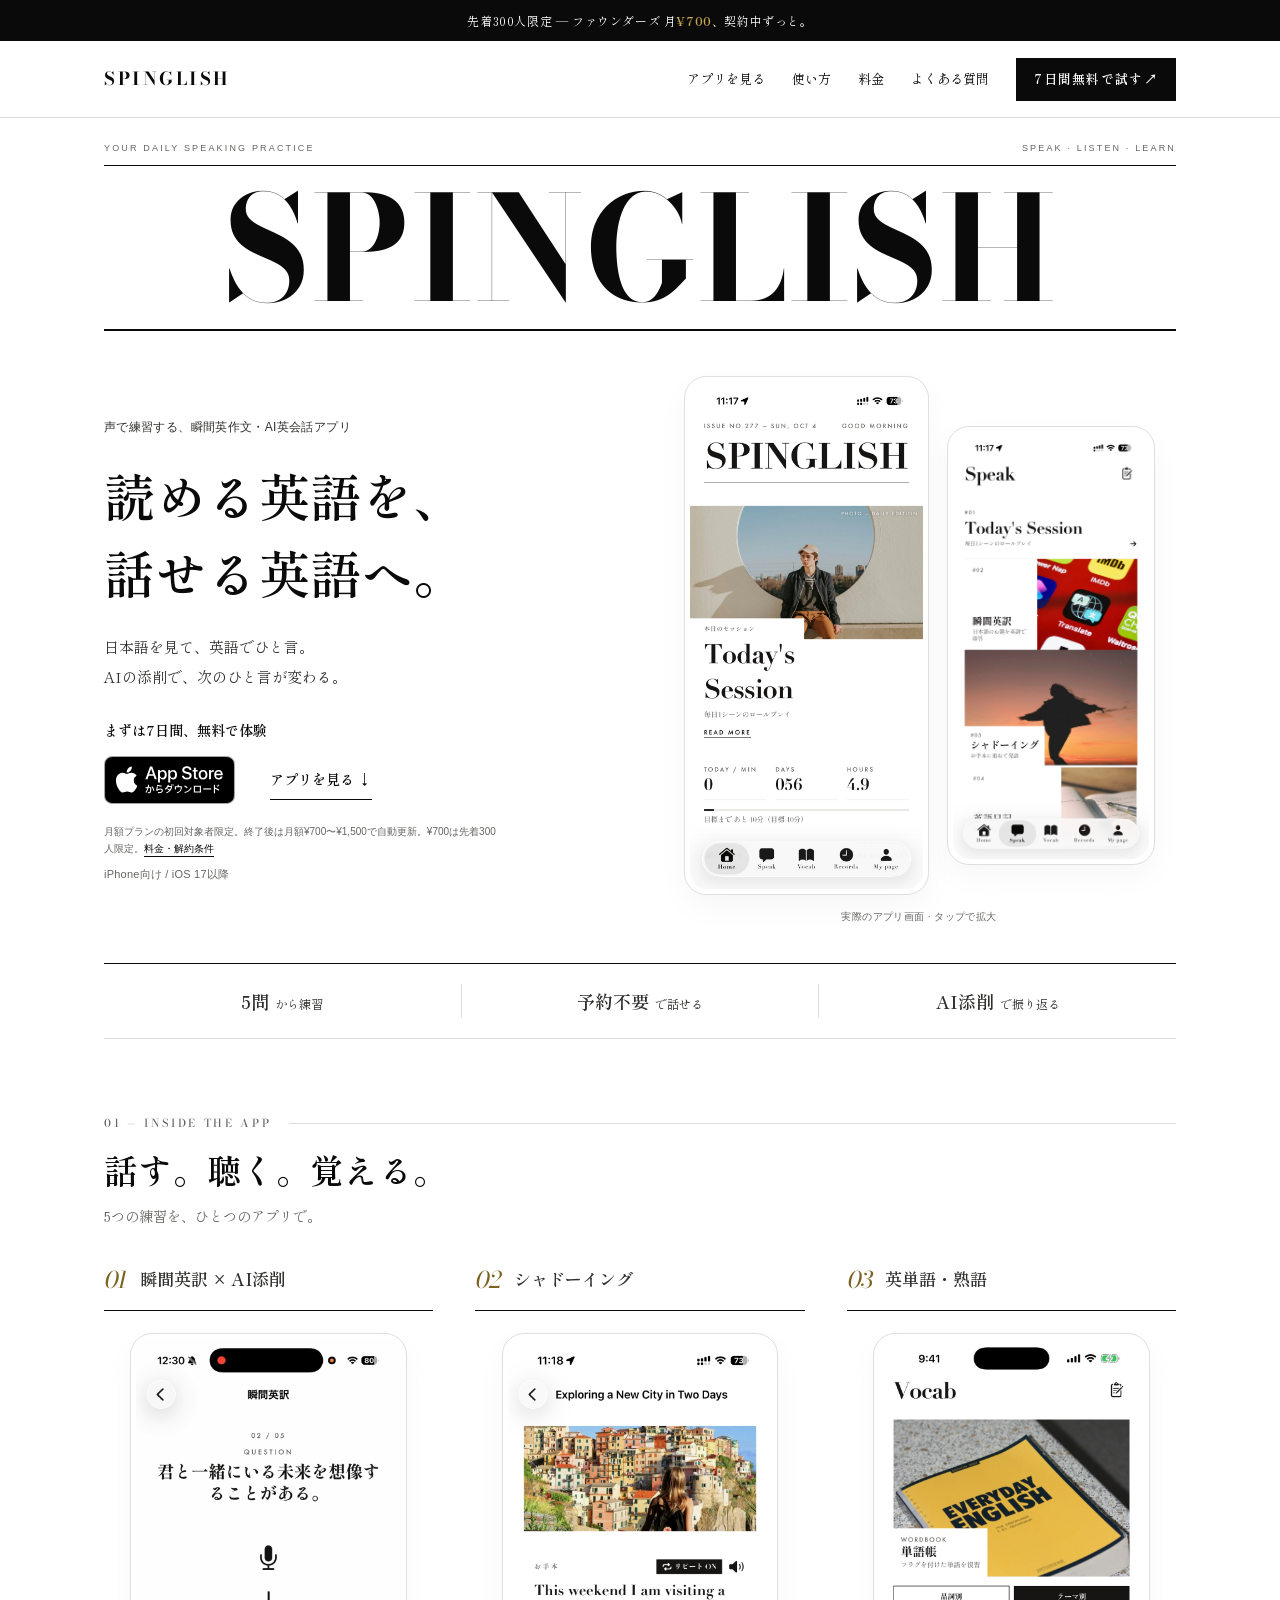
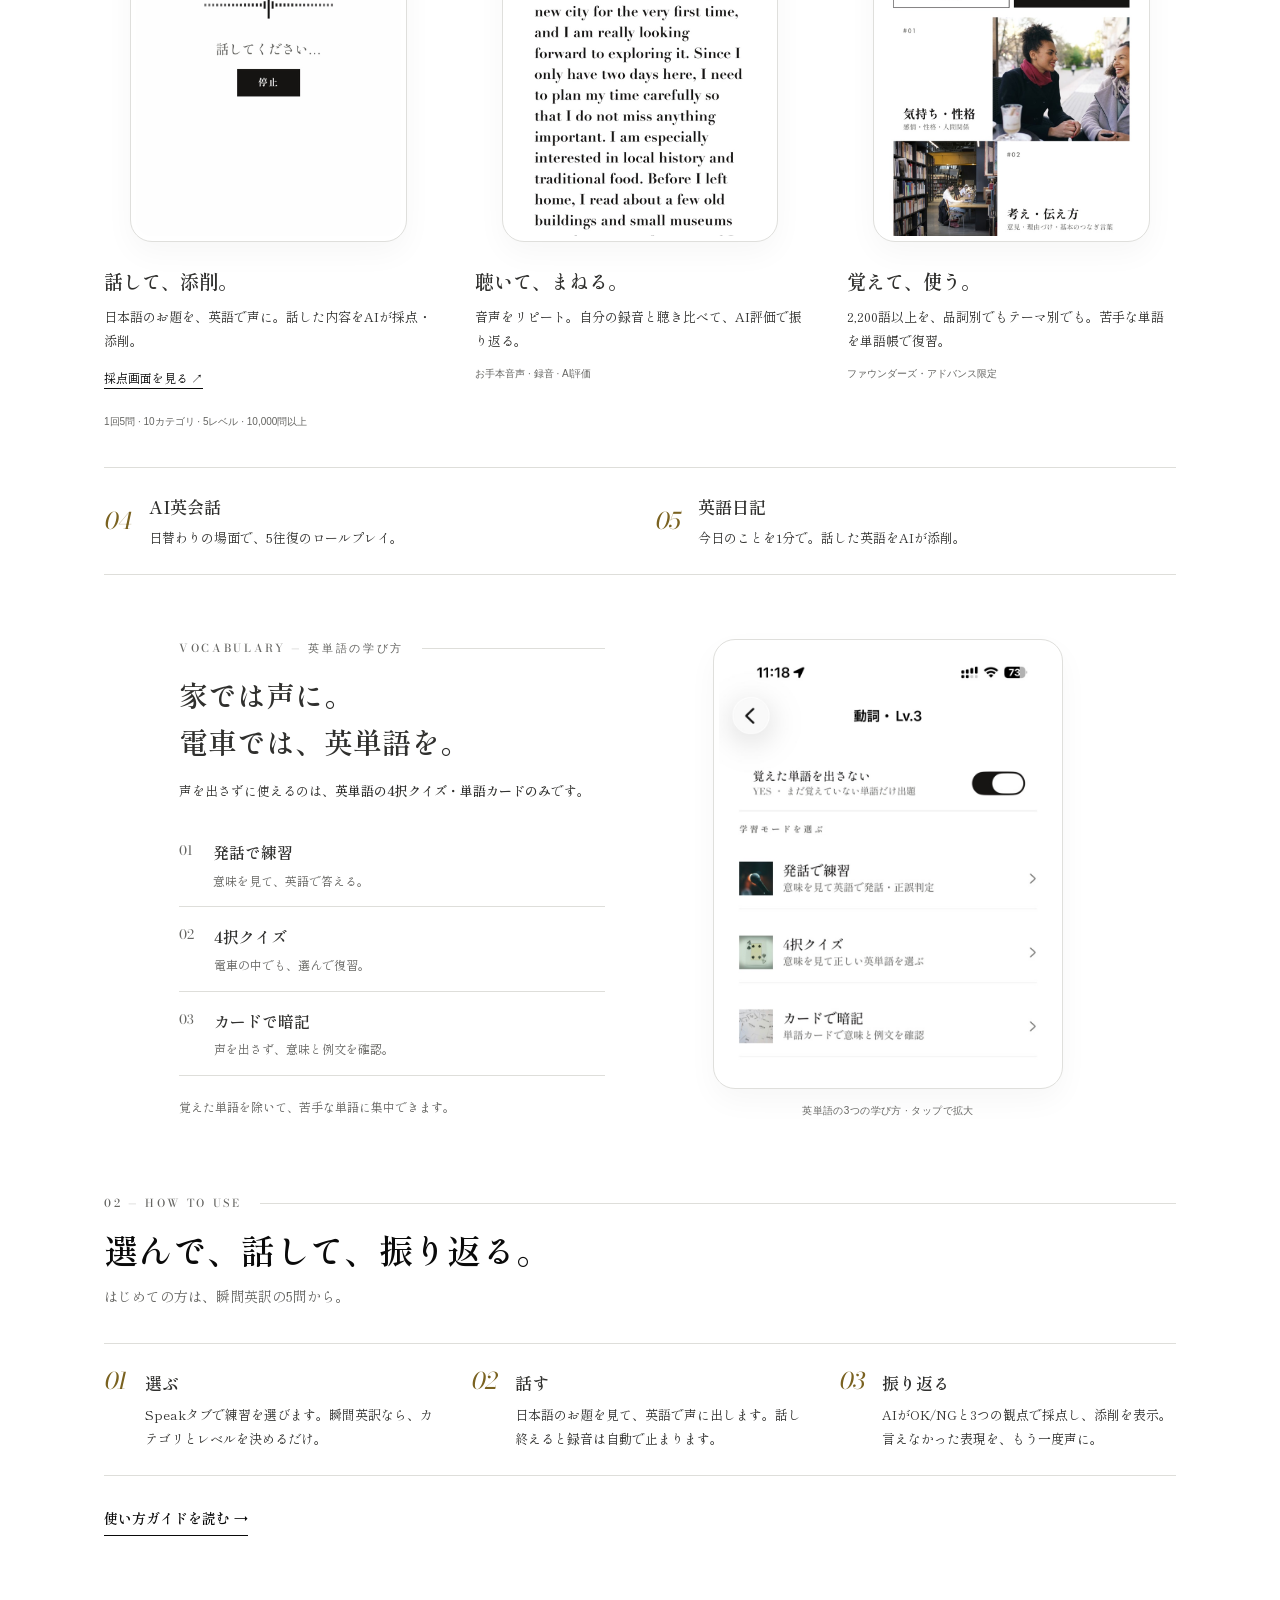
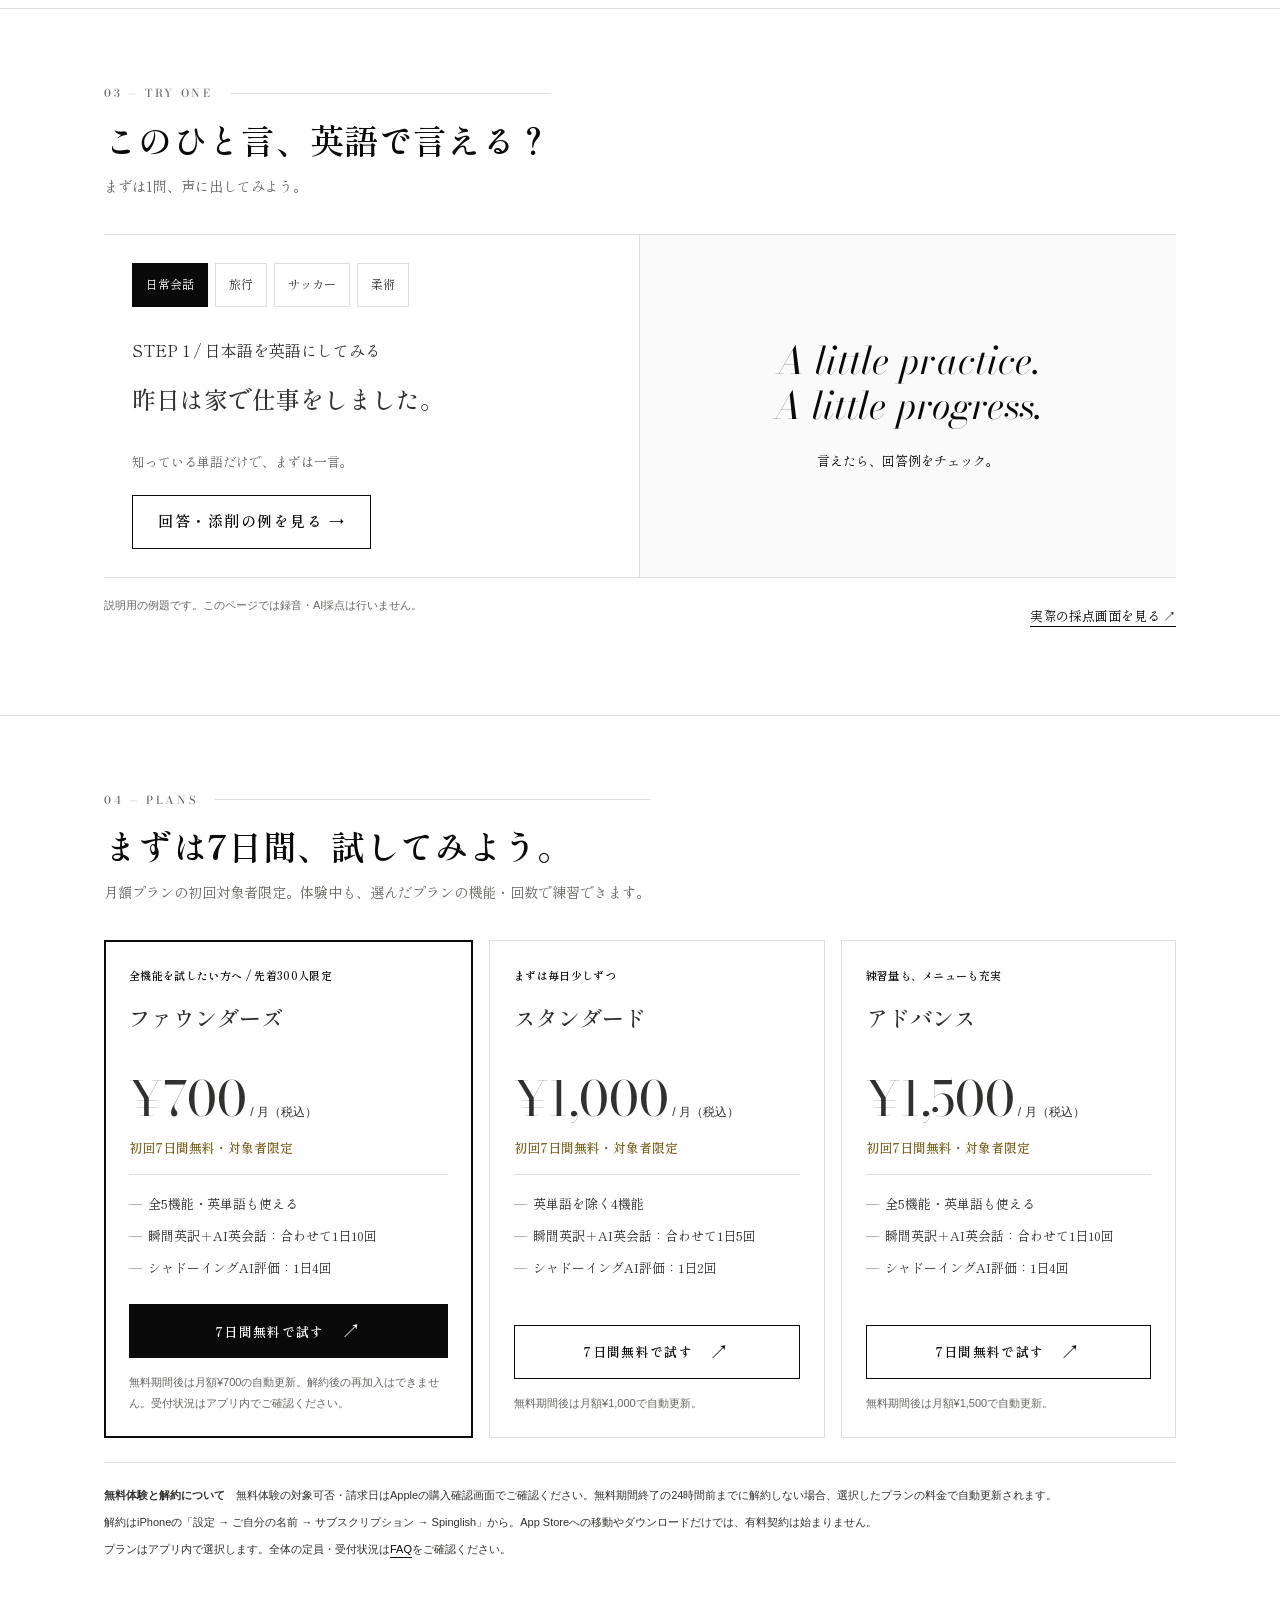
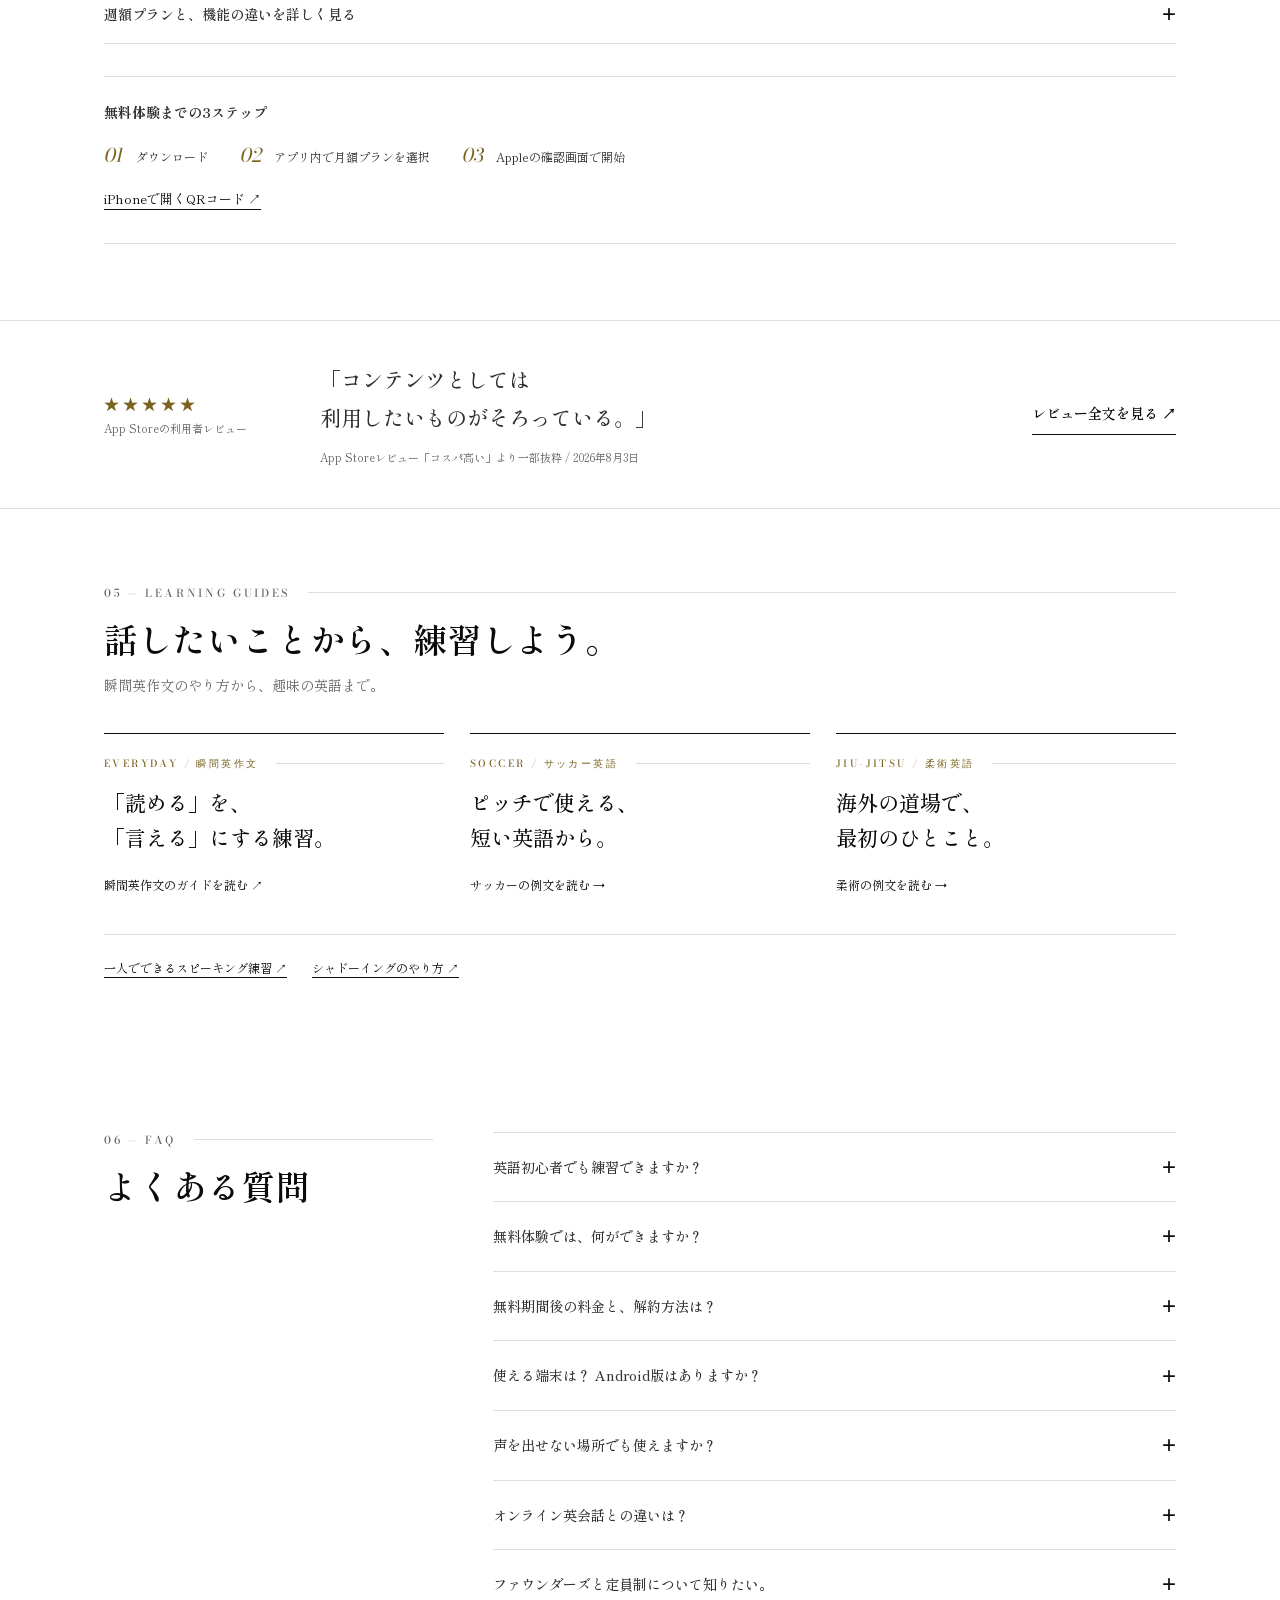
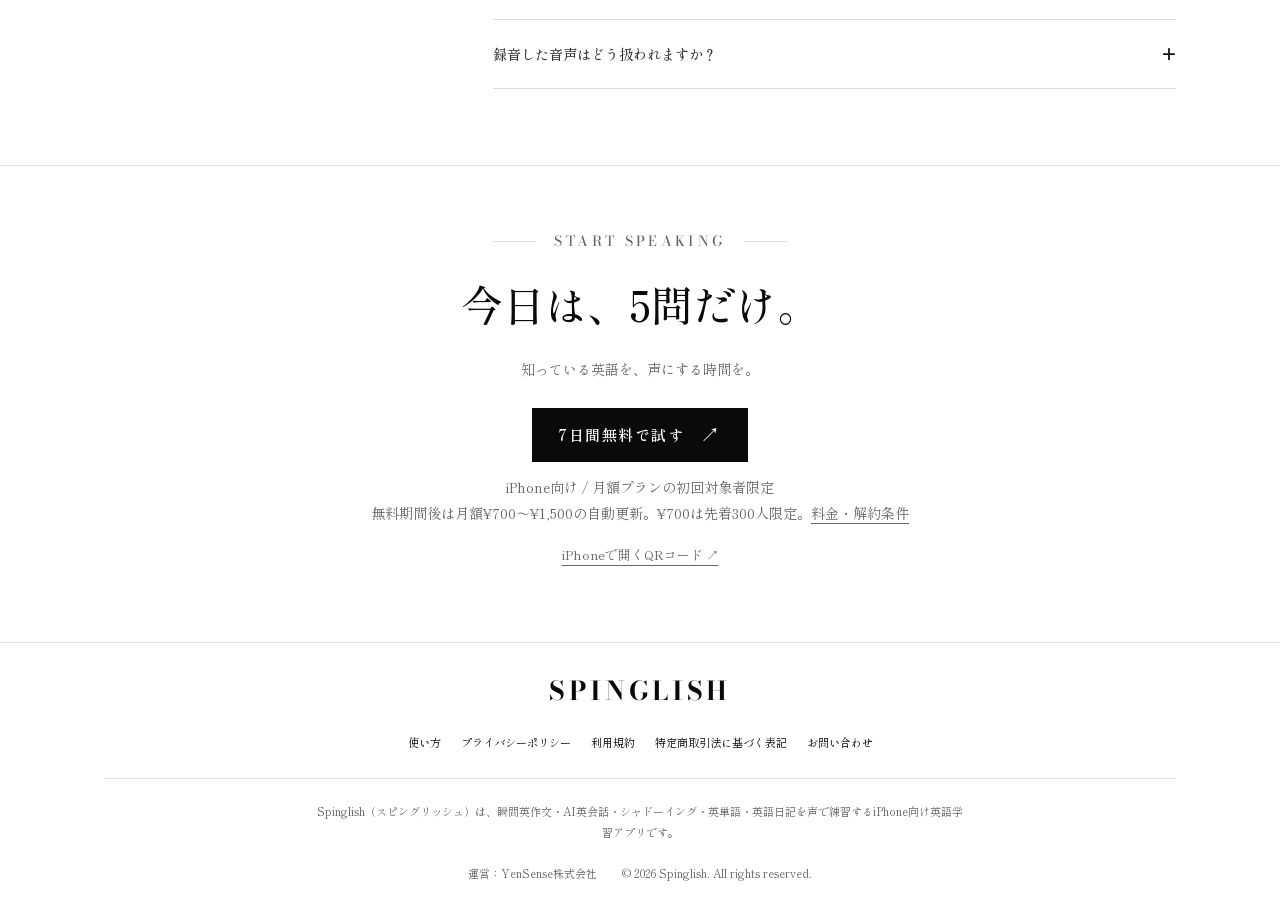
<file: index.html>
<!doctype html>
<html lang="ja">
<head>
  <meta charset="utf-8">
  <meta name="viewport" content="width=device-width, initial-scale=1">
  <title>Spinglish｜声で練習する瞬間英作文・AI英会話アプリ</title>
  <meta name="description" content="英語は読めるのに、口から出てこない人へ。Spinglishは日本語のお題を英語で話し、AIの添削で練習するiPhone向けアプリ。1回5問・数分から。月額プランは対象者に初回7日間無料トライアル。料金・解約条件も確認できます。">
  <meta name="robots" content="index,follow,max-snippet:-1,max-image-preview:large">
  <meta name="theme-color" content="#FFFFFF">
  <meta name="msvalidate.01" content="B8DD83E01730666D4B5C8AA100F5AD84">
  <meta name="author" content="YenSense株式会社">
  <meta name="apple-itunes-app" content="app-id=6761403115">
  <link rel="alternate" type="text/plain" href="https://spinglish.jp/llms.txt" title="llms.txt">
  <link rel="canonical" href="https://spinglish.jp/">
  <link rel="icon" type="image/png" sizes="1024x1024" href="/assets/favicon.png?v=app-d193211c">
  <link rel="apple-touch-icon" href="/assets/favicon.png?v=app-d193211c">
  <meta property="og:type" content="website">
  <meta property="og:site_name" content="Spinglish">
  <meta property="og:locale" content="ja_JP">
  <meta property="og:url" content="https://spinglish.jp/">
  <meta property="og:title" content="英語は読めるのに、口から出てこないあなたへ。｜Spinglish">
  <meta property="og:description" content="日本語のお題を、英語で声に出す。AIの添削で、言えなかった表現を練習。1回5問、数分から。">
  <meta property="og:image" content="https://spinglish.jp/og-image.png?v=2">
  <meta property="og:image:width" content="1200">
  <meta property="og:image:height" content="630">
  <meta name="twitter:card" content="summary_large_image">
  <meta name="twitter:title" content="Spinglish｜声で練習する瞬間英作文・AI英会話アプリ">
  <meta name="twitter:description" content="英語は読めるのに、口から出てこない人へ。AIの添削で練習する、1回5問の英語の自主練。">
  <meta name="twitter:image" content="https://spinglish.jp/og-image.png?v=2">
  <link rel="stylesheet" href="styles.css?v=20261004">
  <link rel="stylesheet" href="visual.css?v=20261023">
  <script src="app.js?v=20261005" defer></script>
  <script type="application/ld+json">
  {
  "@context": "https://schema.org",
  "@graph": [
    {
      "@type": "Organization",
      "@id": "https://spinglish.jp/#organization",
      "name": "YenSense株式会社",
      "url": "https://spinglish.jp/",
      "brand": {
        "@type": "Brand",
        "name": "Spinglish"
      },
      "contactPoint": {
        "@type": "ContactPoint",
        "contactType": "customer support",
        "url": "https://spinglish.jp/contact.html",
        "availableLanguage": "ja"
      }
    },
    {
      "@type": "WebSite",
      "@id": "https://spinglish.jp/#website",
      "name": "Spinglish",
      "url": "https://spinglish.jp/",
      "inLanguage": "ja",
      "publisher": {
        "@id": "https://spinglish.jp/#organization"
      }
    },
    {
      "@type": "WebPage",
      "@id": "https://spinglish.jp/#webpage",
      "url": "https://spinglish.jp/",
      "name": "Spinglish｜声で練習する瞬間英作文・AI英会話アプリ",
      "inLanguage": "ja",
      "isPartOf": {
        "@id": "https://spinglish.jp/#website"
      },
      "mainEntity": {
        "@id": "https://spinglish.jp/#app"
      },
      "dateModified": "2026-10-23"
    },
    {
      "@type": "MobileApplication",
      "@id": "https://spinglish.jp/#app",
      "name": "Spinglish",
      "alternateName": "スピングリッシュ",
      "description": "日本語のお題を英語で声に出し、AIの採点・添削で練習する英語学習アプリ。瞬間英訳、AIロールプレイ会話、シャドーイング、英単語・熟語、英語日記。iPhoneでの利用を想定し、瞬間英訳は1回5問・数分から。",
      "url": "https://spinglish.jp/",
      "operatingSystem": "iOS 17.0以降",
      "applicationCategory": "EducationalApplication",
      "downloadUrl": "https://apps.apple.com/jp/app/id6761403115",
      "inLanguage": "ja",
      "publisher": {
        "@id": "https://spinglish.jp/#organization"
      },
      "featureList": [
        "瞬間英訳：10カテゴリ・5レベル・10,000問以上",
        "伝わりやすさ・文法・自然さのAI採点",
        "1日1回・5往復のAIロールプレイ会話",
        "シャドーイング",
        "英単語・熟語：2,200語以上。品詞別・テーマ別（13テーマ）×レベル別に、発話・4択・単語カード。声を出さない練習は英単語の4択・カードのみ（アドバンス・ファウンダーズ）",
        "英語日記"
      ],
      "offers": [
        {
          "@type": "Offer",
          "name": "ファウンダーズ（月額）",
          "price": 700,
          "priceCurrency": "JPY",
          "description": "先着300人限定。契約継続中は月額700円。解約後の再加入不可。対象者は初回7日間無料。受付状況はアプリ内で確認。",
          "priceSpecification": {
            "@type": "UnitPriceSpecification",
            "price": 700,
            "priceCurrency": "JPY",
            "billingDuration": "P1M"
          }
        },
        {
          "@type": "Offer",
          "name": "スタンダード（月額）",
          "price": 1000,
          "priceCurrency": "JPY",
          "description": "月額1,000円。対象者は初回7日間無料。自動更新。",
          "priceSpecification": {
            "@type": "UnitPriceSpecification",
            "price": 1000,
            "priceCurrency": "JPY",
            "billingDuration": "P1M"
          }
        },
        {
          "@type": "Offer",
          "name": "アドバンス（月額）",
          "price": 1500,
          "priceCurrency": "JPY",
          "description": "月額1,500円。対象者は初回7日間無料。自動更新。",
          "priceSpecification": {
            "@type": "UnitPriceSpecification",
            "price": 1500,
            "priceCurrency": "JPY",
            "billingDuration": "P1M"
          }
        },
        {
          "@type": "Offer",
          "name": "スタンダード（週額）",
          "price": 300,
          "priceCurrency": "JPY",
          "description": "週額300円。対象者は初回3日間無料。自動更新。",
          "priceSpecification": {
            "@type": "UnitPriceSpecification",
            "price": 300,
            "priceCurrency": "JPY",
            "billingDuration": "P1W"
          }
        },
        {
          "@type": "Offer",
          "name": "アドバンス（週額）",
          "price": 400,
          "priceCurrency": "JPY",
          "description": "週額400円。対象者は初回3日間無料。自動更新。",
          "priceSpecification": {
            "@type": "UnitPriceSpecification",
            "price": 400,
            "priceCurrency": "JPY",
            "billingDuration": "P1W"
          }
        }
      ],
      "image": "https://spinglish.jp/assets/favicon.png?v=app-d193211c",
      "screenshot": [
        "https://spinglish.jp/assets/app-home-20261004.jpg",
        "https://spinglish.jp/assets/app-speak-20261004.jpg",
        "https://spinglish.jp/assets/app-shadowing-20261004.jpg",
        "https://spinglish.jp/assets/howto-vocab-theme-20261023.jpg",
        "https://spinglish.jp/assets/app-vocab-modes-20261004.jpg",
        "https://spinglish.jp/assets/app-score.png",
        "https://spinglish.jp/assets/app-instant-speaking-20261005.jpg"
      ],
      "sameAs": "https://apps.apple.com/jp/app/id6761403115"
    }
  ]
}
  </script>
  <link rel="preconnect" href="https://fonts.googleapis.com">
  <link rel="preconnect" href="https://fonts.gstatic.com" crossorigin>
  <link href="https://fonts.googleapis.com/css2?family=Bodoni+Moda:ital,opsz,wght@0,6..96,400;0,6..96,500;0,6..96,700;1,6..96,400&amp;family=Shippori+Mincho:wght@400;500;600;700&amp;display=swap" rel="stylesheet">
  <!-- Google tag (gtag.js) -->
  <script async src="https://www.googletagmanager.com/gtag/js?id=AW-18096982916"></script>
  <script>
    window.dataLayer = window.dataLayer || [];
    function gtag(){dataLayer.push(arguments);}
    gtag('js', new Date());

    gtag('config', 'AW-18096982916');
  </script>
  <!-- Event snippet for 離脱クリック conversion page -->
  <script>
  function gtag_report_conversion(url) {
    var fired = false;
    var callback = function () {
      if (fired) return;
      fired = true;
      if (typeof(url) != 'undefined') {
        window.location = url;
      }
    };
    gtag('event', 'conversion', {
        'send_to': 'AW-18096982916/DNqaCIPZn54cEISXqLVD',
        'event_callback': callback
    });
    // 広告ブロッカー等で gtag.js が読み込まれず event_callback が発火しない場合でも
    // 確実に App Store へ遷移させるためのフォールバック
    setTimeout(callback, 800);
    return false;
  }
  </script>
</head>
<body data-page="home">
  <a class="skip" href="#main">本文へ移動</a>
  <a class="founders-banner" href="#plans">先着300人限定 — ファウンダーズ 月<strong>¥700</strong>、契約中ずっと。</a>
  <header class="site-header">
    <div class="wrap header-inner">
      <a class="wordmark" href="index.html" aria-label="Spinglish ホーム">SP<span>ING</span>LISH</a>
      <nav class="header-nav" aria-label="メインナビゲーション">
        <a href="#features">アプリを見る</a><a href="how-to-use.html">使い方</a><a href="#plans">料金</a><a href="#faq">よくある質問</a>
        <a class="button small" href="https://apps.apple.com/jp/app/id6761403115" data-store="header">7日間無料で試す <span aria-hidden="true">↗</span></a>
      </nav>
    </div>
  </header>
  <main id="main">
    <section class="hero" aria-labelledby="hero-heading"><div class="wrap">
      <div class="masthead" aria-hidden="true"><div class="masthead-meta"><span>Your Daily Speaking Practice</span><span class="meta-right">Speak · Listen · Learn</span></div><div class="masthead-title">SPINGLISH</div></div>
      <div class="hero-grid">
        <div class="hero-copy"><p class="product-label">声で練習する、瞬間英作文・AI英会話アプリ</p><h1 id="hero-heading">読める英語を、<br><em>話せる英語へ。</em></h1><p class="hero-lead">日本語を見て、英語でひと言。<br>AIの添削で、次のひと言が変わる。</p></div>
        <figure class="hero-visual"><div class="cover-screens">
          <button class="screen-frame cover-main" type="button" data-dialog="screen-dialog" data-screen="assets/app-home-20261004.jpg" data-screen-title="ホーム画面" aria-label="ホーム画面を拡大"><img src="assets/app-home-20261004.jpg" width="840" height="1826" fetchpriority="high" alt="Spinglishのホーム画面。日替わりの英会話セッションと学習時間・継続日数を確認できます。"></button>
          <button class="screen-frame cover-secondary" type="button" data-dialog="screen-dialog" data-screen="assets/app-speak-20261004.jpg" data-screen-title="Speakの練習メニュー" aria-label="Speakの練習メニューを拡大"><img src="assets/app-speak-20261004.jpg" width="840" height="1826" alt="Speak画面。AI英会話、瞬間英訳、シャドーイング、英語日記から練習を選べます。"></button>
        </div><figcaption class="fig-caption">実際のアプリ画面 · タップで拡大</figcaption></figure>
        <div class="hero-action"><div class="hero-cta" id="hero-cta"><p class="hero-trial-label">まずは7日間、無料で体験</p><a class="app-store-badge" href="https://apps.apple.com/jp/app/id6761403115" data-store="hero" aria-label="App StoreでSpinglishをダウンロード"><img src="assets/app-store-badge-ja.svg" width="109" height="40" alt="App Storeからダウンロード"></a><a class="link-arrow" href="#features">アプリを見る ↓</a></div><p class="note hero-terms">月額プランの初回対象者限定。終了後は月額¥700〜¥1,500で自動更新。¥700は先着300人限定。<a href="#trial-terms">料金・解約条件</a></p><p class="hero-device">iPhone向け / iOS 17以降</p></div>
      </div>
      <div class="cover-facts"><span><strong>5問</strong>から練習</span><span><strong>予約不要</strong>で話せる</span><span><strong>AI添削</strong>で振り返る</span></div>
    </div></section>
    <section class="section visual-features" id="features" aria-labelledby="features-heading"><div class="wrap">
      <div class="section-head"><p class="eyebrow">01 — Inside the App</p><h2 id="features-heading">話す。聴く。覚える。</h2><p>5つの練習を、ひとつのアプリで。</p></div>
      <div class="screen-stories">
        <article class="screen-story" id="instant-translation"><div class="story-heading"><span class="story-number">01</span><h3>瞬間英訳 × AI添削</h3></div>
          <button class="screen-frame" type="button" data-dialog="screen-dialog" data-screen="assets/app-instant-speaking-20261005.jpg" data-screen-title="瞬間英訳の発話画面" aria-label="瞬間英訳の発話画面を拡大"><img src="assets/app-instant-speaking-20261005.jpg" width="840" height="1826" loading="lazy" decoding="async" alt="瞬間英訳の発話画面。日本語のお題を見て、マイクに向かって英語で答えます。5問中2問目の録音中の表示。"></button>
          <div class="story-caption"><h4>話して、添削。</h4><p>日本語のお題を、英語で声に。話した内容をAIが採点・添削。</p><button class="text-button score-link" type="button" data-dialog="screen-dialog" data-screen="assets/app-score.png" data-screen-title="瞬間英訳のAI採点画面" data-screen-note="AI採点・添削の表示例です。発話画面とは別のお題の結果です。">採点画面を見る ↗</button><span class="story-meta">1回5問 · 10カテゴリ · 5レベル · 10,000問以上</span></div>
        </article>
        <article class="screen-story" id="shadowing"><div class="story-heading"><span class="story-number">02</span><h3>シャドーイング</h3></div>
          <button class="screen-frame " type="button" data-dialog="screen-dialog" data-screen="assets/app-shadowing-20261004.jpg" data-screen-title="シャドーイング画面" aria-label="シャドーイング画面を拡大"><img src="assets/app-shadowing-20261004.jpg" width="840" height="1826" loading="lazy" decoding="async" alt="旅行をテーマにしたシャドーイング画面。英文のお手本を音声で再生し、繰り返し練習できます。"></button>
          <div class="story-caption"><h4>聴いて、まねる。</h4><p>音声をリピート。自分の録音と聴き比べて、AI評価で振り返る。</p><span class="story-meta">お手本音声 · 録音 · AI評価</span></div>
        </article>
        <article class="screen-story" id="vocabulary"><div class="story-heading"><span class="story-number">03</span><h3>英単語・熟語</h3></div>
          <button class="screen-frame " type="button" data-dialog="screen-dialog" data-screen="assets/howto-vocab-theme-20261023.jpg" data-screen-title="Vocabの英単語メニュー" aria-label="Vocabの英単語メニューを拡大"><img src="assets/howto-vocab-theme-20261023.jpg" width="840" height="1825" loading="lazy" decoding="async" alt="Vocab画面。単語帳の下で「品詞別」「テーマ別」を切り替えられ、暮らし・仕事・お金などのテーマから英単語を選べます。"></button>
          <div class="story-caption"><h4>覚えて、使う。</h4><p>2,200語以上を、品詞別でもテーマ別でも。苦手な単語を単語帳で復習。</p><span class="story-meta">ファウンダーズ・アドバンス限定</span></div>
        </article>
      </div>
      <div class="more-trainings"><article><span class="story-number">04</span><div><h3>AI英会話</h3><p>日替わりの場面で、5往復のロールプレイ。</p></div></article><article><span class="story-number">05</span><div><h3>英語日記</h3><p>今日のことを1分で。話した英語をAIが添削。</p></div></article></div>
      <div class="vocab-detail"><div class="vocab-copy"><p class="eyebrow">Vocabulary — 英単語の学び方</p><h3>家では声に。<br>電車では、英単語を。</h3><p class="vocab-context">声を出さずに使えるのは、<strong>英単語の4択クイズ・単語カードのみ</strong>です。</p><ul class="mode-list"><li><span>01</span><div><strong>発話で練習</strong><p>意味を見て、英語で答える。</p></div></li><li><span>02</span><div><strong>4択クイズ</strong><p>電車の中でも、選んで復習。</p></div></li><li><span>03</span><div><strong>カードで暗記</strong><p>声を出さず、意味と例文を確認。</p></div></li></ul><p class="note">覚えた単語を除いて、苦手な単語に集中できます。</p></div><figure><button class="screen-frame mode-screen" type="button" data-dialog="screen-dialog" data-screen="assets/app-vocab-modes-20261004.jpg" data-screen-title="英単語の学習モード選択" aria-label="英単語の学習モード選択を拡大"><img src="assets/app-vocab-modes-20261004.jpg" width="840" height="1826" loading="lazy" decoding="async" alt="英単語の学習モード。覚えた単語を除外する設定と、発話・4択クイズ・単語カードの3つの練習。"></button><figcaption class="fig-caption">英単語の3つの学び方 · タップで拡大</figcaption></figure></div>
    </div></section>
    <section class="section howto-teaser" id="how-to-use" aria-labelledby="howto-heading"><div class="wrap">
      <div class="section-head"><p class="eyebrow">02 — How to Use</p><h2 id="howto-heading">選んで、話して、振り返る。</h2><p>はじめての方は、瞬間英訳の5問から。</p></div>
      <ol class="howto-steps">
        <li><span class="story-number">01</span><div><h3>選ぶ</h3><p>Speakタブで練習を選びます。瞬間英訳なら、カテゴリとレベルを決めるだけ。</p></div></li>
        <li><span class="story-number">02</span><div><h3>話す</h3><p>日本語のお題を見て、英語で声に出します。話し終えると録音は自動で止まります。</p></div></li>
        <li><span class="story-number">03</span><div><h3>振り返る</h3><p>AIがOK/NGと3つの観点で採点し、添削を表示。言えなかった表現を、もう一度声に。</p></div></li>
      </ol>
      <a class="link-arrow" href="how-to-use.html">使い方ガイドを読む →</a>
    </div></section>
    <section class="section" id="try" aria-labelledby="demo-heading">
      <div class="wrap">
        <div class="section-topline"><div class="section-head"><p class="eyebrow">03 — Try One</p><h2 id="demo-heading">このひと言、英語で言える？</h2><p>まずは1問、声に出してみよう。</p></div><span class="section-counter" aria-hidden="true">01</span></div>
        <div class="demo-layout">
          <div class="demo-prompt">
            <div class="demo-options" role="group" aria-label="練習例のカテゴリ">
              <button class="demo-option" data-sample="daily" aria-pressed="true" type="button">日常会話</button>
              <button class="demo-option" data-sample="travel" aria-pressed="false" type="button">旅行</button>
              <button class="demo-option" data-sample="soccer" aria-pressed="false" type="button">サッカー</button>
              <button class="demo-option" data-sample="bjj" aria-pressed="false" type="button">柔術</button>
            </div>
            <p class="small-label">STEP 1 / 日本語を英語にしてみる</p>
            <p class="demo-ja" id="demo-question" aria-live="polite">昨日は家で仕事をしました。</p>
            <p class="demo-instruction">知っている単語だけで、まずは一言。</p>
            <button class="button outline" id="demo-reveal" type="button" aria-expanded="false" aria-controls="demo-feedback">回答・添削の例を見る →</button>
            <noscript><p class="noscript-note">回答例：<span lang="en">I worked from home yesterday.</span><br>「昨日」なので、work を過去形 worked にします。ほかの例題は<a href="guides/soccer-english.html">サッカー英語</a>・<a href="guides/bjj-english.html">柔術英語</a>でも読めます。</p></noscript>
          </div>
          <div class="demo-result" aria-live="polite" aria-atomic="true">
            <div class="demo-placeholder" id="demo-placeholder"><p class="display" lang="en">A little practice.<br>A little progress.</p><p>言えたら、回答例をチェック。</p></div>
            <div id="demo-feedback" hidden>
              <p class="small-label">STEP 2 / 回答・添削の例を見る</p>
              <p class="answer" id="demo-answer" lang="en">I worked from home yesterday.</p>
              <p class="explanation" id="demo-explanation">「昨日」のことなので、work を過去形の worked に。</p>
              <p class="variant"><b id="demo-variant-label">昨日の状況を説明するなら</b><span id="demo-variant" lang="en">I was working from home yesterday.</span></p>
            </div>
          </div>
        </div>
        <div class="demo-foot"><p class="note">説明用の例題です。このページでは録音・AI採点は行いません。</p><button class="text-button screen-button" type="button" data-dialog="screen-dialog">実際の採点画面を見る ↗</button></div>
      </div>
    </section>

    <section class="section plans" id="plans" aria-labelledby="plans-heading"><div class="wrap">
      <div class="section-topline"><div class="section-head"><p class="eyebrow">04 — Plans</p><h2 id="plans-heading">まずは7日間、試してみよう。</h2><p>月額プランの初回対象者限定。体験中も、選んだプランの機能・回数で練習できます。</p></div><span class="section-counter" aria-hidden="true">02</span></div>
      <div class="plans-grid">
        <article class="plan featured">
          <p class="plan-tag">全機能を試したい方へ / 先着300人限定</p><h3>ファウンダーズ</h3>
          <p class="price">¥700<span> / 月（税込）</span></p><p class="plan-trial">初回7日間無料・対象者限定</p>
          <ul class="plan-features"><li>全5機能・英単語も使える</li><li>瞬間英訳＋AI英会話：合わせて1日10回</li><li>シャドーイングAI評価：1日4回</li></ul>
          <a class="button" href="https://apps.apple.com/jp/app/id6761403115" data-store="plans" data-plan="founders_monthly">7日間無料で試す <span class="arrow" aria-hidden="true">↗</span></a>
          <p class="note">無料期間後は月額¥700の自動更新。解約後の再加入はできません。受付状況はアプリ内でご確認ください。</p>
        </article>
        <article class="plan">
          <p class="plan-tag">まずは毎日少しずつ</p><h3>スタンダード</h3>
          <p class="price">¥1,000<span> / 月（税込）</span></p><p class="plan-trial">初回7日間無料・対象者限定</p>
          <ul class="plan-features"><li>英単語を除く4機能</li><li>瞬間英訳＋AI英会話：合わせて1日5回</li><li>シャドーイングAI評価：1日2回</li></ul>
          <a class="button outline" href="https://apps.apple.com/jp/app/id6761403115" data-store="plans" data-plan="standard_monthly">7日間無料で試す <span class="arrow" aria-hidden="true">↗</span></a>
          <p class="note">無料期間後は月額¥1,000で自動更新。</p>
        </article>
        <article class="plan">
          <p class="plan-tag">練習量も、メニューも充実</p><h3>アドバンス</h3>
          <p class="price">¥1,500<span> / 月（税込）</span></p><p class="plan-trial">初回7日間無料・対象者限定</p>
          <ul class="plan-features"><li>全5機能・英単語も使える</li><li>瞬間英訳＋AI英会話：合わせて1日10回</li><li>シャドーイングAI評価：1日4回</li></ul>
          <a class="button outline" href="https://apps.apple.com/jp/app/id6761403115" data-store="plans" data-plan="advanced_monthly">7日間無料で試す <span class="arrow" aria-hidden="true">↗</span></a>
          <p class="note">無料期間後は月額¥1,500で自動更新。</p>
        </article>
      </div>
      <div class="terms-box" id="trial-terms">
        <p><strong>無料体験と解約について</strong>　無料体験の対象可否・請求日はAppleの購入確認画面でご確認ください。無料期間終了の24時間前までに解約しない場合、選択したプランの料金で自動更新されます。</p>
        <p>解約はiPhoneの「設定 → ご自分の名前 → サブスクリプション → Spinglish」から。App Storeへの移動やダウンロードだけでは、有料契約は始まりません。</p>
        <p>プランはアプリ内で選択します。全体の定員・受付状況は<a href="#faq-founders">FAQ</a>をご確認ください。</p>
      </div>
      <details class="comparison" id="plan-comparison"><summary>週額プランと、機能の違いを詳しく見る</summary><div class="table-scroll" role="region" aria-label="プラン比較表。横にスクロールできます" tabindex="0"><table>
        <caption>金額はすべて税込。無料体験は初回対象者限定です。瞬間英訳は1回5問です。</caption>
        <thead><tr><th scope="col">機能・料金</th><th scope="col">ファウンダーズ</th><th scope="col">スタンダード</th><th scope="col">アドバンス</th></tr></thead>
        <tbody>
          <tr><th scope="row">月額 / 無料体験</th><td>¥700 / 7日間</td><td>¥1,000 / 7日間</td><td>¥1,500 / 7日間</td></tr>
          <tr><th scope="row">週額 / 無料体験</th><td>提供なし</td><td>¥300 / 3日間</td><td>¥400 / 3日間</td></tr>
          <tr><th scope="row">練習回数<br>（瞬間英訳・AI英会話の合計）</th><td>1日10回</td><td>1日5回</td><td>1日10回</td></tr>
          <tr><th scope="row">カテゴリ・レベル</th><td colspan="3">全プラン：10カテゴリ・5レベル</td></tr>
          <tr><th scope="row">AI英会話</th><td colspan="3">全プラン：1日1回・5往復（練習回数を1回使います）</td></tr>
          <tr><th scope="row">シャドーイングAI評価</th><td>1日4回</td><td>1日2回</td><td>1日4回</td></tr>
          <tr><th scope="row">英単語・熟語練習</th><td>利用可能</td><td>含まれません</td><td>利用可能</td></tr>
          <tr><th scope="row">英語日記</th><td colspan="3">全プラン：1日1回</td></tr>
        </tbody>
      </table></div><p class="note">週額プランは無料期間終了後、スタンダード¥300／週・アドバンス¥400／週で自動更新されます。解約条件は月額プランと同様です。</p></details>
<div class="start-inline" aria-label="無料トライアルの始め方"><h3>無料体験までの3ステップ</h3><ol><li><b>01</b> ダウンロード</li><li><b>02</b> アプリ内で月額プランを選択</li><li><b>03</b> Appleの確認画面で開始</li></ol><button class="text-button desktop-only" data-dialog="qr-dialog" type="button">iPhoneで開くQRコード ↗</button></div>
    </div></section>

    <aside class="review-strip" aria-label="App Storeの利用者レビュー"><div class="wrap review-inner">
      <div><p class="stars" aria-label="このレビューの評価は5つ星">★★★★★</p><p class="review-label">App Storeの利用者レビュー</p></div>
      <blockquote><p>「コンテンツとしては<br class="desktop-only">利用したいものがそろっている。」</p><footer>App Storeレビュー「コスパ高い」より一部抜粋 / 2026年8月3日</footer></blockquote>
      <a class="link-arrow" href="https://apps.apple.com/jp/app/id6761403115?see-all=reviews" target="_blank" rel="noopener noreferrer">レビュー全文を見る ↗</a>
    </div></aside>

    <section class="section" id="guides" aria-labelledby="guides-heading"><div class="wrap">
      <div class="section-head"><p class="eyebrow">05 — Learning Guides</p><h2 id="guides-heading">話したいことから、練習しよう。</h2><p>瞬間英作文のやり方から、趣味の英語まで。</p></div>
      <div class="guide-grid">
        <a class="guide-card" href="https://spinglish.jp/shunkan-eisakubun-guide.html"><span class="eyebrow">Everyday / 瞬間英作文</span><h3>「読める」を、<br>「言える」にする練習。</h3><span class="guide-link">瞬間英作文のガイドを読む ↗</span></a>
        <a class="guide-card" href="guides/soccer-english.html"><span class="eyebrow">Soccer / サッカー英語</span><h3>ピッチで使える、<br>短い英語から。</h3><span class="guide-link">サッカーの例文を読む →</span></a>
        <a class="guide-card" href="guides/bjj-english.html"><span class="eyebrow">Jiu-jitsu / 柔術英語</span><h3>海外の道場で、<br>最初のひとこと。</h3><span class="guide-link">柔術の例文を読む →</span></a>
      </div>
      <div class="guide-secondary"><a href="https://spinglish.jp/speaking-guide.html">一人でできるスピーキング練習 ↗</a><a href="https://spinglish.jp/shadowing-guide.html">シャドーイングのやり方 ↗</a></div>
    </div></section>

    <section class="section faq-section" id="faq" aria-labelledby="faq-heading"><div class="wrap faq-layout">
      <div class="section-head"><p class="eyebrow">06 — FAQ</p><h2 id="faq-heading">よくある質問</h2></div>
      <div>
        <details class="faq" id="faq-beginner"><summary>英語初心者でも練習できますか？</summary><div class="faq-answer"><p>超初級から5段階のレベルを選べます。完璧な英文を目指さず、知っている単語で声に出すところから始められます。単語や文法そのものを一から学ぶことが中心の場合は、基礎教材も組み合わせてください。</p></div></details>
        <details class="faq" id="faq-trial"><summary>無料体験では、何ができますか？</summary><div class="faq-answer"><p>選んだプランの機能を、そのプランの1日あたりの利用回数で試せます。英単語・熟語練習を含む全機能を試すには、ファウンダーズまたはアドバンスをお選びください。</p><p>月額は初回7日間、週額は初回3日間。無料体験の対象可否はAppleの購入確認画面でご確認ください。<a href="#plans">プランの違いを見る</a></p></div></details>
        <details class="faq" id="faq-cancel"><summary>無料期間後の料金と、解約方法は？</summary><div class="faq-answer"><p>無料期間後は選択したプランの料金で自動更新されます。月額は¥700・¥1,000・¥1,500、週額は¥300・¥400です。¥700のファウンダーズは先着300人限定です。</p><p>無料期間終了の24時間前までに、iPhoneの「設定 → ご自分の名前 → サブスクリプション → Spinglish」から解約してください。ファウンダーズは一度解約すると再加入できません。</p></div></details>
        <details class="faq" id="faq-device"><summary>使える端末は？ Android版はありますか？</summary><div class="faq-answer"><p>iOS 17.0以降のiPhoneでの利用を想定しています。Android版・Web版は提供していません。iPadなどの互換性は<a href="https://apps.apple.com/jp/app/id6761403115">App Storeの対応情報</a>でご確認ください。</p></div></details>
        <details class="faq" id="faq-voice"><summary>声を出せない場所でも使えますか？</summary><div class="faq-answer"><p>電車など声を出せない場所では、英単語の4択クイズ・単語カードのみ使えます（ファウンダーズ・アドバンス）。瞬間英訳・AI英会話・シャドーイング・英語日記と、英単語の発話練習は、声を出せる場所でご利用ください。</p></div></details>
        <details class="faq" id="faq-conversation"><summary>オンライン英会話との違いは？</summary><div class="faq-answer"><p>Spinglishは、一人で英文を作って口に出す練習と、AIとの短いロールプレイができます。人と話す実践の機会を増やしたい場合は、オンライン英会話との併用もおすすめです。人との会話をすべて置き換えるものではありません。</p></div></details>
        <details class="faq" id="faq-founders"><summary>ファウンダーズと定員制について知りたい。</summary><div class="faq-answer"><p>ファウンダーズは先着300人限定で、契約継続中は月額¥700でアドバンスの全機能を使えるプランです。解約後の再加入はできません。</p><p>全体の定員は3,000名。受付状況はアプリ内で確認でき、満席の場合はウェイトリストでご案内します。</p></div></details>
        <details class="faq" id="faq-audio"><summary>録音した音声はどう扱われますか？</summary><div class="faq-answer"><p>アプリでは音声認識やAIによるフィードバックのために音声・学習内容を扱います。データの利用目的や取り扱いは<a href="https://spinglish.jp/privacy.html">プライバシーポリシー</a>をご確認ください。このLPの練習例では録音や音声送信は行いません。</p></div></details>
      </div>
    </div></section>

    <section class="closing" aria-labelledby="closing-heading"><div class="wrap">
      <p class="eyebrow">Start Speaking</p><h2 id="closing-heading">今日は、5問だけ。</h2><p>知っている英語を、声にする時間を。</p>
      <a class="button" id="closing-cta" href="https://apps.apple.com/jp/app/id6761403115" data-store="closing">7日間無料で試す <span class="arrow" aria-hidden="true">↗</span></a>
      <p class="note">iPhone向け / 月額プランの初回対象者限定<br>無料期間後は月額¥700〜¥1,500の自動更新。¥700は先着300人限定。<a href="#trial-terms">料金・解約条件</a></p>
      <button class="text-button closing-qr desktop-only" data-dialog="qr-dialog" type="button">iPhoneで開くQRコード ↗</button>
    </div></section>
  </main>
  <footer class="site-footer"><div class="wrap">
    <div class="footer-top"><a class="wordmark" href="index.html">SPINGLISH</a><nav class="footer-links" aria-label="運営情報"><a href="how-to-use.html">使い方</a><a href="https://spinglish.jp/privacy.html">プライバシーポリシー</a><a href="https://spinglish.jp/terms.html">利用規約</a><a href="https://spinglish.jp/tokushoho.html">特定商取引法に基づく表記</a><a href="https://spinglish.jp/contact.html">お問い合わせ</a></nav></div>
    <p class="product-summary">Spinglish（スピングリッシュ）は、瞬間英作文・AI英会話・シャドーイング・英単語・英語日記を声で練習するiPhone向け英語学習アプリです。</p><div class="footer-bottom"><p>運営：YenSense株式会社</p><p>© 2026 Spinglish. All rights reserved.</p></div>
  </div></footer>
  <div class="sticky-cta" id="sticky-cta" hidden><p><strong>1回5問の英語の自主練</strong><a href="#trial-terms">無料体験・料金条件</a></p><a class="button" href="https://apps.apple.com/jp/app/id6761403115" data-store="mobile_sticky">7日間無料で試す ↗</a></div>
  <dialog class="qr-dialog" id="qr-dialog" aria-labelledby="qr-title"><button class="dialog-close" data-close type="button" aria-label="QRコードを閉じる">×</button><h2 id="qr-title">iPhoneで、続きを。</h2><p>カメラでQRコードを読み取ると、<br>App StoreのSpinglishが開きます。</p><img class="qr-code" src="assets/appstore-qr.svg" width="206" height="206" alt="SpinglishのApp Storeページを開くQRコード"><a class="button" href="https://apps.apple.com/jp/app/id6761403115" data-store="qr_dialog">この端末でApp Storeを開く ↗</a><p class="note">無料体験はアプリ内でプランを選び、<br>Appleの購入確認画面で開始します。</p></dialog>
  <dialog class="screen-dialog" id="screen-dialog" aria-labelledby="screen-title"><button class="dialog-close" data-close type="button" aria-label="アプリ画面を閉じる">×</button><h2 id="screen-title">瞬間英訳のAI採点画面</h2><p id="screen-note">実際のアプリ画面の一例です。</p><img src="assets/app-score.png" width="840" height="1826" loading="lazy" alt="実際の採点画面。搭乗時刻を尋ねる英文に対して、伝わりやすさS・文法S・自然さAの評価と添削が表示されています。"></dialog>
</body>
</html>
</file>
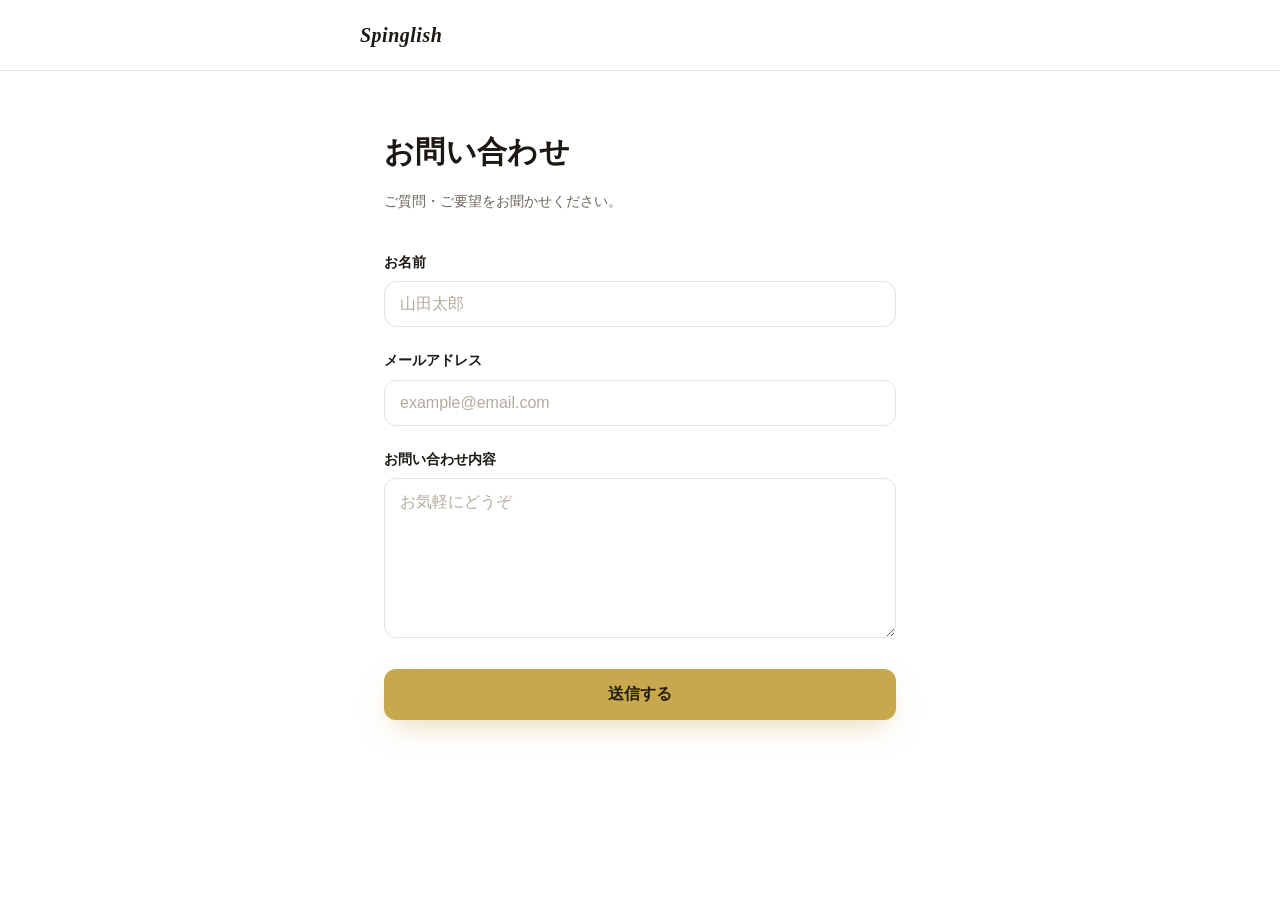
<file: contact.html>
<!DOCTYPE html>
<html lang="ja">
<head>
  <meta charset="UTF-8">
  <meta name="viewport" content="width=device-width, initial-scale=1.0">
  <title>お問い合わせ - Spinglish</title>
  <meta name="description" content="Spinglishへのお問い合わせフォーム。ご質問・ご要望をお聞かせください。">
  <meta name="robots" content="index,follow">
  <link rel="canonical" href="https://spinglish.jp/contact.html">
  <link rel="icon" type="image/png" sizes="1024x1024" href="/assets/favicon.png?v=app-d193211c">
  <link rel="apple-touch-icon" href="/assets/favicon.png?v=app-d193211c">
  <!-- Google tag (gtag.js) -->
  <script async src="https://www.googletagmanager.com/gtag/js?id=AW-18096982916"></script>
  <script>
    window.dataLayer = window.dataLayer || [];
    function gtag(){dataLayer.push(arguments);}
    gtag('js', new Date());

    gtag('config', 'AW-18096982916');
  </script>
  <style>
    * { margin: 0; padding: 0; box-sizing: border-box; }
    :root {
      --paper: #ffffff;
      --mist: #F4F2EC;
      --ink: #1C1813;
      --ink-2: #574F44;
      --ink-3: #6C6558;
      --gold: #7A6220;
      --gold-bright: #C8A84E;
      --line: #E7E2D6;
      --mincho: 'Hiragino Mincho ProN', 'Yu Mincho', 'YuMincho', serif;
      --sans: 'Hiragino Sans', 'Hiragino Kaku Gothic ProN', 'Yu Gothic', -apple-system, BlinkMacSystemFont, 'Segoe UI', Roboto, sans-serif;
      --serif: Georgia, 'Times New Roman', serif;
    }
    body {
      font-family: var(--sans);
      background: var(--paper);
      color: var(--ink-2);
      line-height: 1.9;
      -webkit-font-smoothing: antialiased;
    }
    a { color: var(--gold); text-decoration: none; }
    a:hover { text-decoration: underline; }
    .topbar { border-bottom: 1px solid var(--line); padding: 16px 24px; }
    .topbar-inner { max-width: 560px; margin: 0 auto; }
    .wordmark { font-family: var(--serif); font-style: italic; font-weight: 700; font-size: 20px; color: var(--ink); letter-spacing: 0.5px; }
    .wordmark:hover { text-decoration: none; }
    .container { max-width: 560px; margin: 0 auto; padding: 52px 24px 96px; }
    h1 { font-family: var(--mincho); font-size: 30px; font-weight: 600; color: var(--ink); margin-bottom: 8px; letter-spacing: 0.01em; }
    .sub { color: var(--ink-3); font-size: 14px; margin-bottom: 34px; }
    label { display: block; font-size: 14px; font-weight: 700; color: var(--ink); margin-bottom: 6px; }
    input, textarea {
      width: 100%;
      padding: 13px 15px;
      font-size: 16px;
      color: var(--ink);
      background: #fff;
      border: 1px solid var(--line);
      border-radius: 12px;
      margin-bottom: 20px;
      font-family: inherit;
    }
    input::placeholder, textarea::placeholder { color: #b3ac9d; }
    input:focus, textarea:focus {
      outline: none;
      border-color: var(--gold);
      box-shadow: 0 0 0 3px rgba(122,98,32,0.12);
    }
    textarea { height: 160px; resize: vertical; }
    .btn {
      display: block;
      width: 100%;
      padding: 15px;
      font-size: 16px;
      font-weight: 700;
      color: #241d10;
      background: var(--gold-bright);
      border: none;
      border-radius: 12px;
      cursor: pointer;
      transition: transform 0.15s ease, opacity 0.2s;
      box-shadow: 0 12px 30px -10px rgba(200,168,78,0.5);
    }
    .btn:hover { transform: translateY(-1px); }
    .btn:disabled { opacity: 0.5; cursor: not-allowed; box-shadow: none; transform: none; }
    .btn:focus-visible { outline: 2px solid var(--gold); outline-offset: 3px; }
    .done { text-align: center; padding: 60px 0; }
    .done h2 { font-family: var(--mincho); font-size: 23px; font-weight: 600; color: var(--ink); margin-bottom: 12px; }
    .done p { color: var(--ink-3); font-size: 15px; }
    .back { display: inline-block; margin-top: 24px; font-size: 14px; }
    .error { color: #C2603E; font-size: 14px; margin-bottom: 16px; }
    .hidden { display: none; }
  </style>
</head>
<body>
  <div class="topbar"><div class="topbar-inner"><a href="index.html" class="wordmark">Spinglish</a></div></div>
  <div class="container">
    <div id="form-view">
      <h1>お問い合わせ</h1>
      <p class="sub">ご質問・ご要望をお聞かせください。</p>
      <div id="error-msg" class="error hidden"></div>
      <form id="contact-form" autocomplete="off">
        <label for="name">お名前</label>
        <input type="text" id="name" name="name" required maxlength="100" placeholder="山田太郎">

        <label for="email">メールアドレス</label>
        <input type="email" id="email" name="email" required maxlength="200" placeholder="example@email.com">

        <label for="message">お問い合わせ内容</label>
        <textarea id="message" name="message" required maxlength="3000" placeholder="お気軽にどうぞ"></textarea>

        <div aria-hidden="true" style="position:absolute;left:-10000px;top:auto;width:1px;height:1px;overflow:hidden;">
          <label for="website">Website</label>
          <input type="text" id="website" name="website" tabindex="-1" autocomplete="off">
        </div>

        <button type="submit" class="btn" id="submit-btn">送信する</button>
      </form>
    </div>

    <div id="done-view" class="done hidden">
      <h2>送信しました</h2>
      <p>お問い合わせありがとうございます。<br>内容を確認のうえ、ご連絡いたします。</p>
      <a href="index.html" class="back">トップに戻る</a>
    </div>
  </div>

  <script>
    const SUPABASE_URL = 'https://qklqzsotjioxpymwkdgi.supabase.co';
    const SUPABASE_ANON_KEY = 'eyJhbGciOiJIUzI1NiIsInR5cCI6IkpXVCJ9.eyJpc3MiOiJzdXBhYmFzZSIsInJlZiI6InFrbHF6c290amlveHB5bXdrZGdpIiwicm9sZSI6ImFub24iLCJpYXQiOjE3NzM5ODY3MDQsImV4cCI6MjA4OTU2MjcwNH0.oCl9vCTNTm8uAo4D9MRMzFzuxzW9zbW7QPjJzrRUQt8';

    const formLoadedAt = Date.now();
    const showDone = () => {
      document.getElementById('form-view').classList.add('hidden');
      document.getElementById('done-view').classList.remove('hidden');
    };

    document.getElementById('contact-form').addEventListener('submit', async (e) => {
      e.preventDefault();
      const btn = document.getElementById('submit-btn');
      const errEl = document.getElementById('error-msg');
      errEl.classList.add('hidden');
      btn.disabled = true;
      btn.textContent = '送信中...';

      const name = document.getElementById('name').value.trim();
      const email = document.getElementById('email').value.trim();
      const message = document.getElementById('message').value.trim();
      const honeypot = document.getElementById('website').value;
      const elapsed = Date.now() - formLoadedAt;

      if (honeypot || elapsed < 2000) {
        showDone();
        return;
      }

      try {
        const res = await fetch(SUPABASE_URL + '/rest/v1/contacts', {
          method: 'POST',
          headers: {
            'Content-Type': 'application/json',
            'apikey': SUPABASE_ANON_KEY,
            'Authorization': 'Bearer ' + SUPABASE_ANON_KEY
          },
          body: JSON.stringify({ name, email, message })
        });

        if (!res.ok) throw new Error('送信に失敗しました');

        showDone();
      } catch (err) {
        errEl.textContent = '送信に失敗しました。時間をおいて再度お試しください。';
        errEl.classList.remove('hidden');
        btn.disabled = false;
        btn.textContent = '送信する';
      }
    });
  </script>
</body>
</html>
</file>
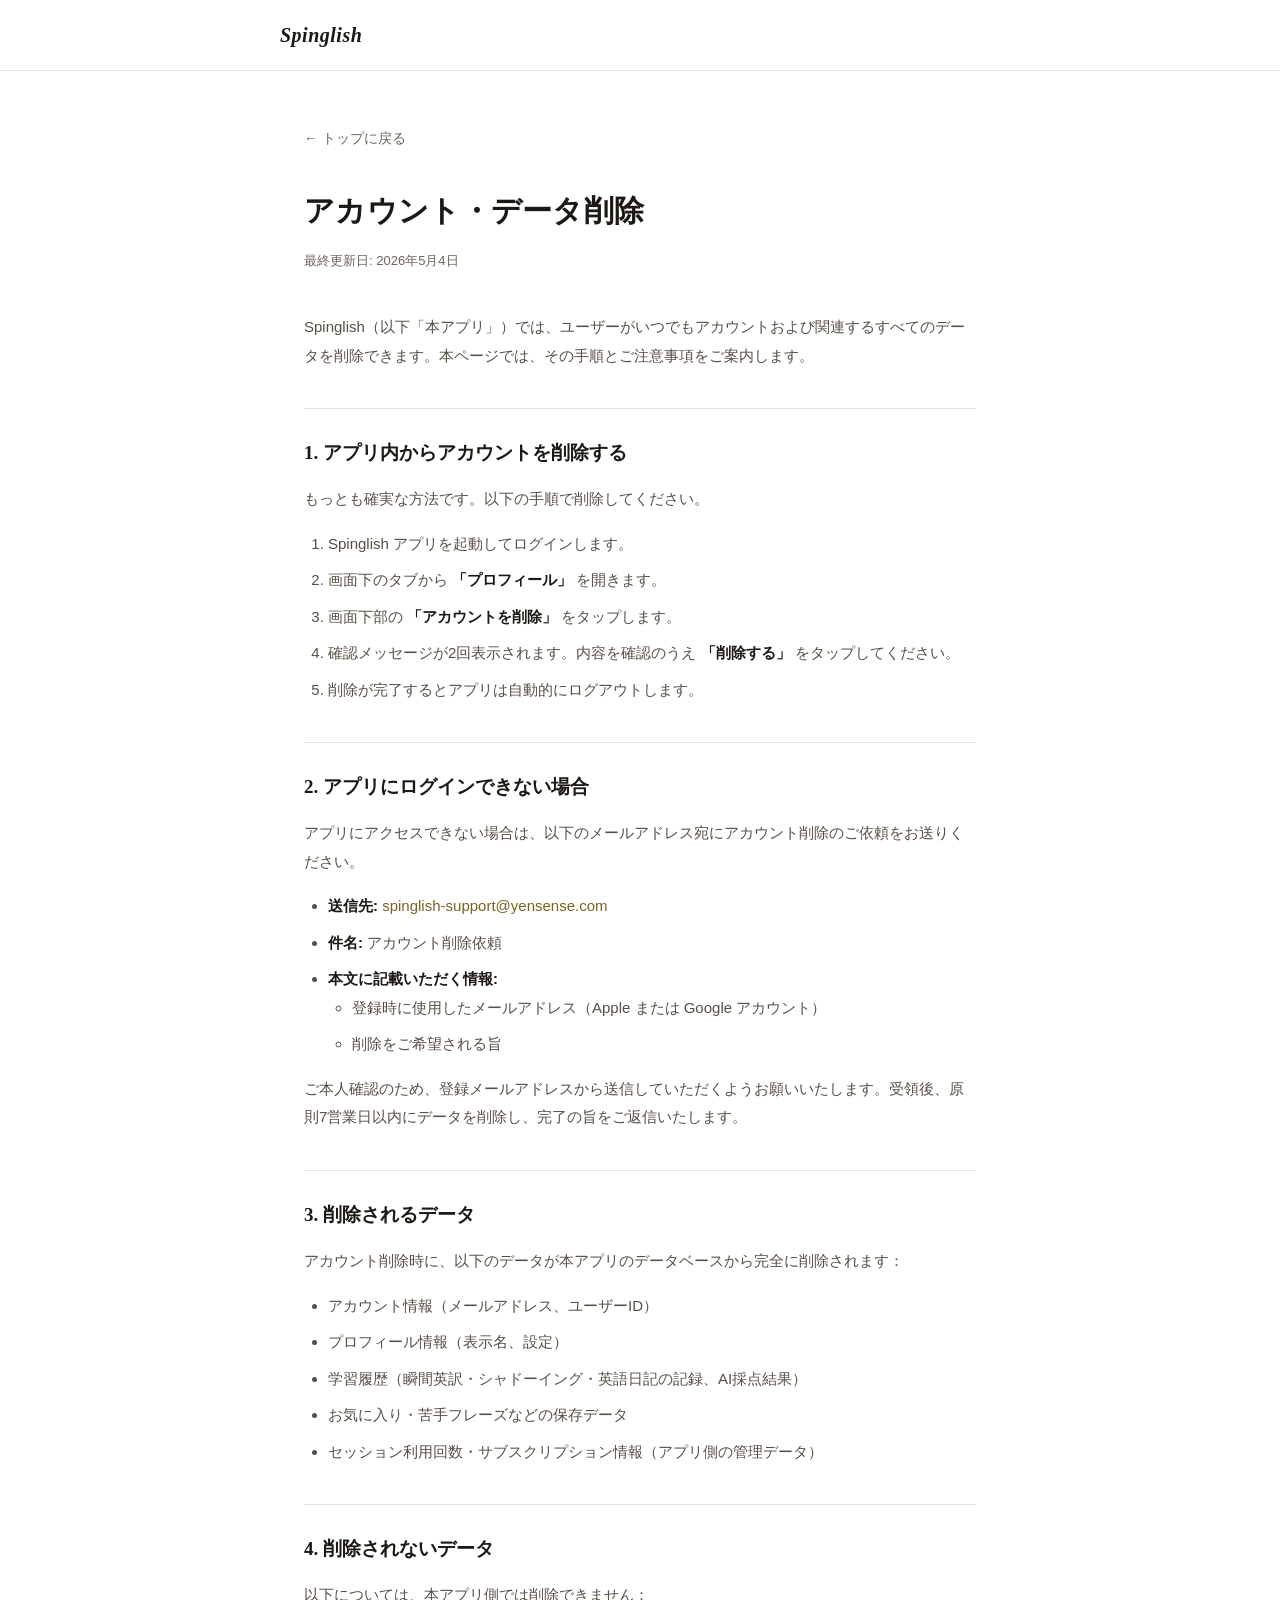
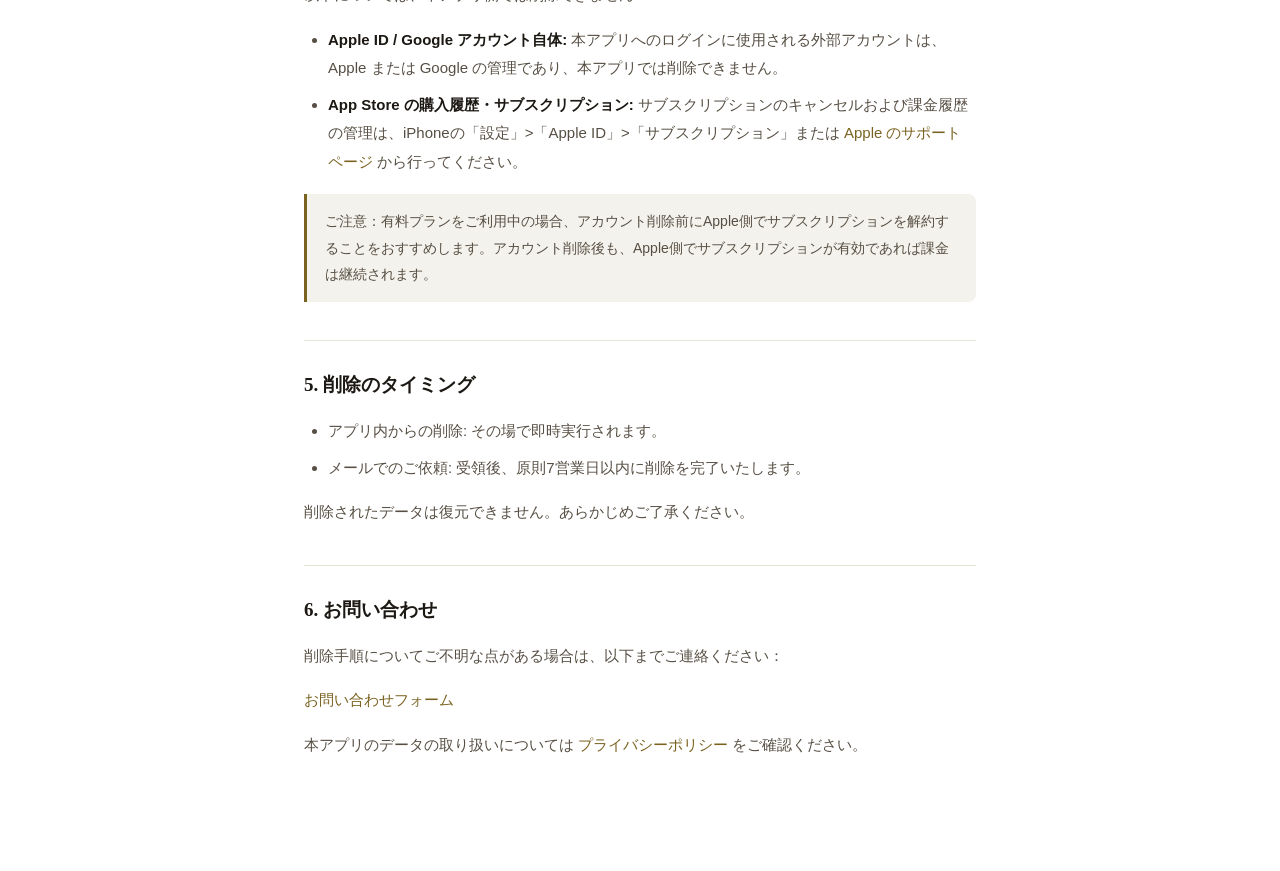
<file: data-deletion.html>
<!DOCTYPE html>
<html lang="ja">
<head>
  <meta charset="UTF-8">
  <meta name="viewport" content="width=device-width, initial-scale=1.0">
  <title>アカウント・データ削除 - Spinglish</title>
  <meta name="description" content="Spinglishアプリのアカウント・データ削除手順。アプリ内・サポート連絡それぞれの削除方法を案内しています。">
  <meta name="robots" content="index,follow">
  <link rel="canonical" href="https://spinglish.jp/data-deletion.html">
  <!-- Google tag (gtag.js) -->
  <script async src="https://www.googletagmanager.com/gtag/js?id=AW-18096982916"></script>
  <script>
    window.dataLayer = window.dataLayer || [];
    function gtag(){dataLayer.push(arguments);}
    gtag('js', new Date());

    gtag('config', 'AW-18096982916');
  </script>
  <style>
    * { margin: 0; padding: 0; box-sizing: border-box; }
    :root {
      --paper: #ffffff;
      --mist: #F4F2EC;
      --ink: #1C1813;
      --ink-2: #574F44;
      --ink-3: #6C6558;
      --gold: #7A6220;
      --line: #E7E2D6;
      --mincho: 'Hiragino Mincho ProN', 'Yu Mincho', 'YuMincho', serif;
      --sans: 'Hiragino Sans', 'Hiragino Kaku Gothic ProN', 'Yu Gothic', -apple-system, BlinkMacSystemFont, 'Segoe UI', Roboto, sans-serif;
      --serif: Georgia, 'Times New Roman', serif;
    }
    body {
      font-family: var(--sans);
      background: var(--paper);
      color: var(--ink-2);
      line-height: 1.9;
      -webkit-font-smoothing: antialiased;
    }
    a { color: var(--gold); text-decoration: none; }
    a:hover { text-decoration: underline; }
    .topbar { border-bottom: 1px solid var(--line); padding: 16px 24px; }
    .topbar-inner { max-width: 720px; margin: 0 auto; }
    .wordmark { font-family: var(--serif); font-style: italic; font-weight: 700; font-size: 20px; color: var(--ink); letter-spacing: 0.5px; }
    .wordmark:hover { text-decoration: none; }
    .container { max-width: 720px; margin: 0 auto; padding: 52px 24px 96px; }
    .back { display: inline-block; margin-bottom: 30px; font-size: 14px; color: var(--ink-3); }
    .back:hover { color: var(--gold); }
    h1 { font-family: var(--mincho); font-size: 30px; font-weight: 600; color: var(--ink); margin-bottom: 10px; letter-spacing: 0.01em; }
    .date { font-size: 13px; color: var(--ink-3); margin-bottom: 40px; }
    h2 { font-family: var(--mincho); font-size: 19px; font-weight: 700; color: var(--ink); margin-top: 38px; margin-bottom: 14px; padding-top: 26px; border-top: 1px solid var(--line); }
    p, ul, ol { font-size: 15px; color: var(--ink-2); margin-bottom: 16px; }
    ul, ol { padding-left: 24px; }
    li { margin-bottom: 8px; }
    strong { color: var(--ink); font-weight: 700; }
    .note {
      background: var(--mist);
      border-left: 3px solid var(--gold);
      padding: 14px 18px;
      margin: 18px 0;
      font-size: 14px;
      color: var(--ink-2);
      border-radius: 0 8px 8px 0;
    }
  </style>
  <link rel="icon" type="image/png" sizes="1024x1024" href="/assets/favicon.png?v=app-d193211c">
  <link rel="apple-touch-icon" href="/assets/favicon.png?v=app-d193211c">
</head>
<body>
  <div class="topbar"><div class="topbar-inner"><a href="index.html" class="wordmark">Spinglish</a></div></div>
  <div class="container">
    <a href="index.html" class="back">&larr; トップに戻る</a>
    <h1>アカウント・データ削除</h1>
    <p class="date">最終更新日: 2026年5月4日</p>

    <p>Spinglish（以下「本アプリ」）では、ユーザーがいつでもアカウントおよび関連するすべてのデータを削除できます。本ページでは、その手順とご注意事項をご案内します。</p>

    <h2>1. アプリ内からアカウントを削除する</h2>
    <p>もっとも確実な方法です。以下の手順で削除してください。</p>
    <ol>
      <li>Spinglish アプリを起動してログインします。</li>
      <li>画面下のタブから <strong>「プロフィール」</strong> を開きます。</li>
      <li>画面下部の <strong>「アカウントを削除」</strong> をタップします。</li>
      <li>確認メッセージが2回表示されます。内容を確認のうえ <strong>「削除する」</strong> をタップしてください。</li>
      <li>削除が完了するとアプリは自動的にログアウトします。</li>
    </ol>

    <h2>2. アプリにログインできない場合</h2>
    <p>アプリにアクセスできない場合は、以下のメールアドレス宛にアカウント削除のご依頼をお送りください。</p>
    <ul>
      <li><strong>送信先:</strong> <a href="mailto:spinglish-support@yensense.com">spinglish-support@yensense.com</a></li>
      <li><strong>件名:</strong> アカウント削除依頼</li>
      <li><strong>本文に記載いただく情報:</strong>
        <ul>
          <li>登録時に使用したメールアドレス（Apple または Google アカウント）</li>
          <li>削除をご希望される旨</li>
        </ul>
      </li>
    </ul>
    <p>ご本人確認のため、登録メールアドレスから送信していただくようお願いいたします。受領後、原則7営業日以内にデータを削除し、完了の旨をご返信いたします。</p>

    <h2>3. 削除されるデータ</h2>
    <p>アカウント削除時に、以下のデータが本アプリのデータベースから完全に削除されます：</p>
    <ul>
      <li>アカウント情報（メールアドレス、ユーザーID）</li>
      <li>プロフィール情報（表示名、設定）</li>
      <li>学習履歴（瞬間英訳・シャドーイング・英語日記の記録、AI採点結果）</li>
      <li>お気に入り・苦手フレーズなどの保存データ</li>
      <li>セッション利用回数・サブスクリプション情報（アプリ側の管理データ）</li>
    </ul>

    <h2>4. 削除されないデータ</h2>
    <p>以下については、本アプリ側では削除できません：</p>
    <ul>
      <li><strong>Apple ID / Google アカウント自体:</strong> 本アプリへのログインに使用される外部アカウントは、Apple または Google の管理であり、本アプリでは削除できません。</li>
      <li><strong>App Store の購入履歴・サブスクリプション:</strong> サブスクリプションのキャンセルおよび課金履歴の管理は、iPhoneの「設定」>「Apple ID」>「サブスクリプション」または <a href="https://reportaproblem.apple.com/" target="_blank">Apple のサポートページ</a> から行ってください。</li>
    </ul>
    <div class="note">
      ご注意：有料プランをご利用中の場合、アカウント削除前にApple側でサブスクリプションを解約することをおすすめします。アカウント削除後も、Apple側でサブスクリプションが有効であれば課金は継続されます。
    </div>

    <h2>5. 削除のタイミング</h2>
    <ul>
      <li>アプリ内からの削除: その場で即時実行されます。</li>
      <li>メールでのご依頼: 受領後、原則7営業日以内に削除を完了いたします。</li>
    </ul>
    <p>削除されたデータは復元できません。あらかじめご了承ください。</p>

    <h2>6. お問い合わせ</h2>
    <p>削除手順についてご不明な点がある場合は、以下までご連絡ください：</p>
    <p><a href="contact.html">お問い合わせフォーム</a></p>
    <p>本アプリのデータの取り扱いについては <a href="privacy.html">プライバシーポリシー</a> をご確認ください。</p>
  </div>
</body>
</html>
</file>
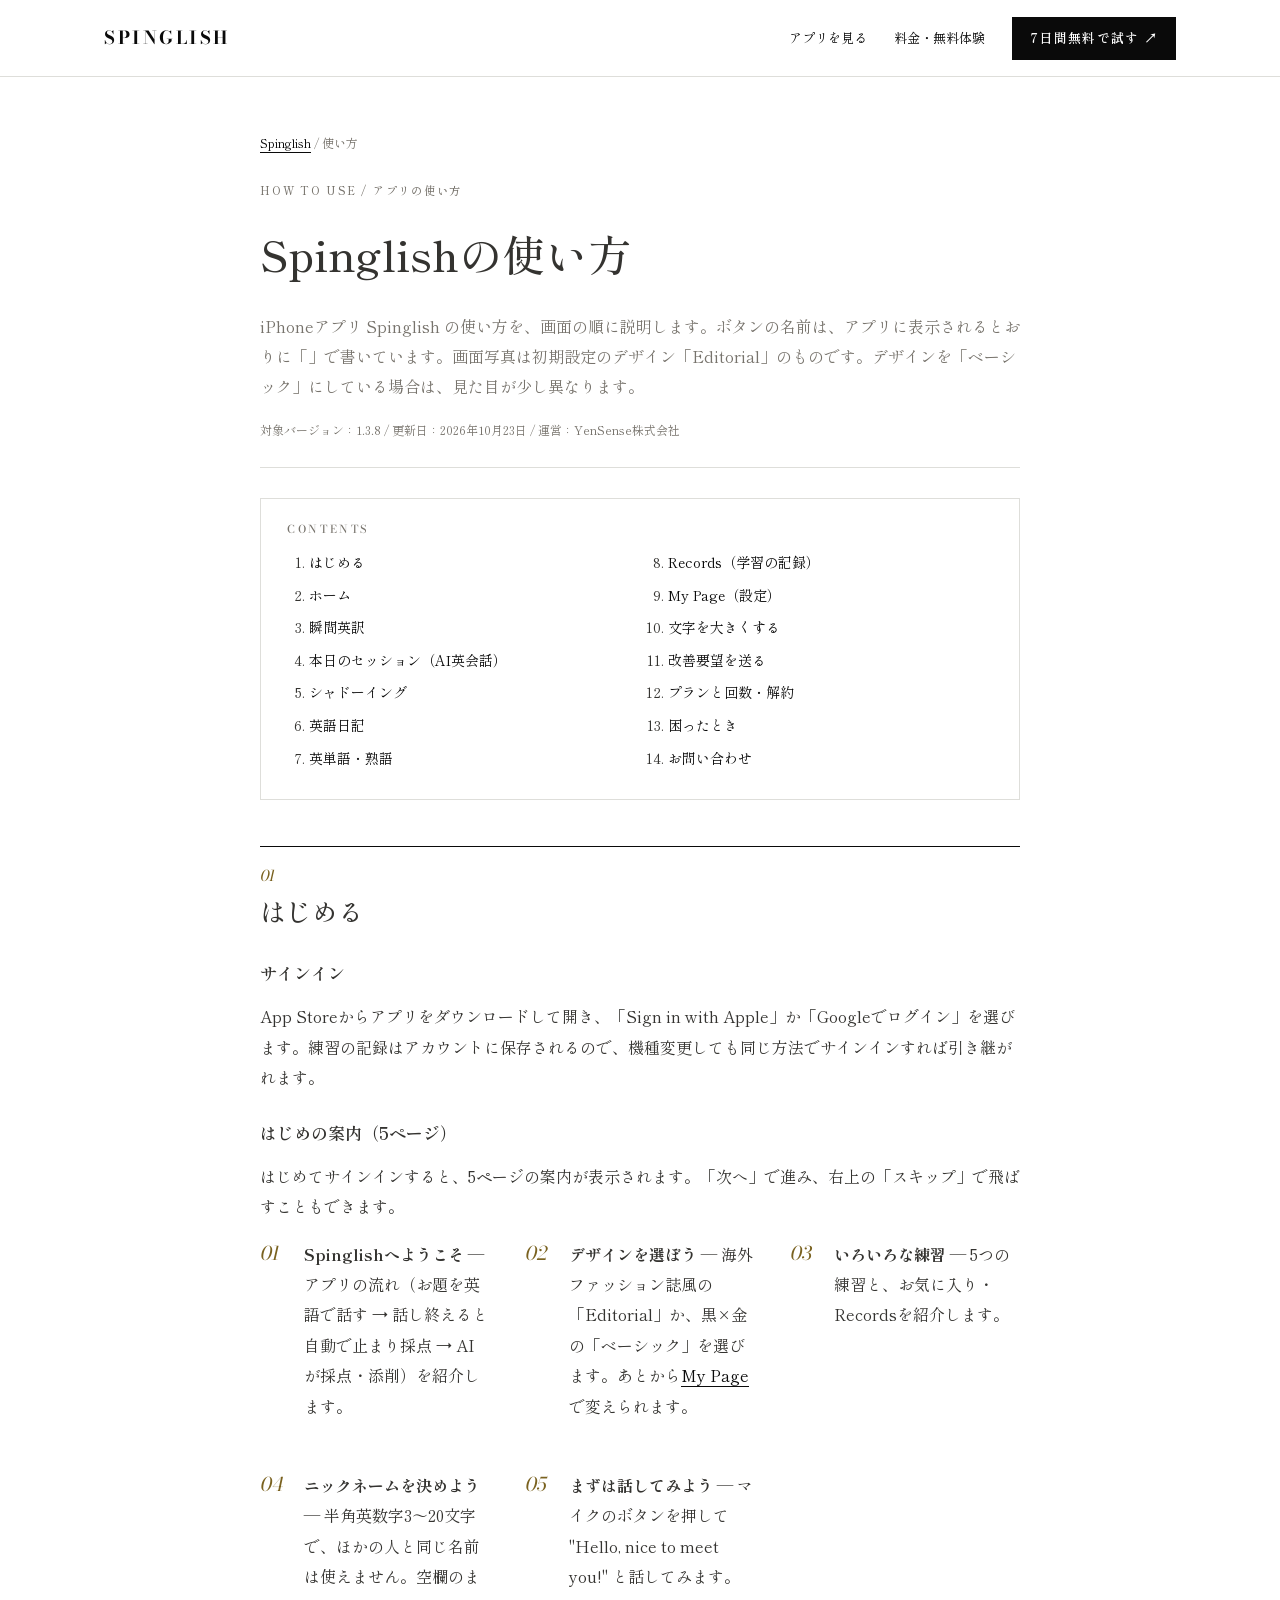
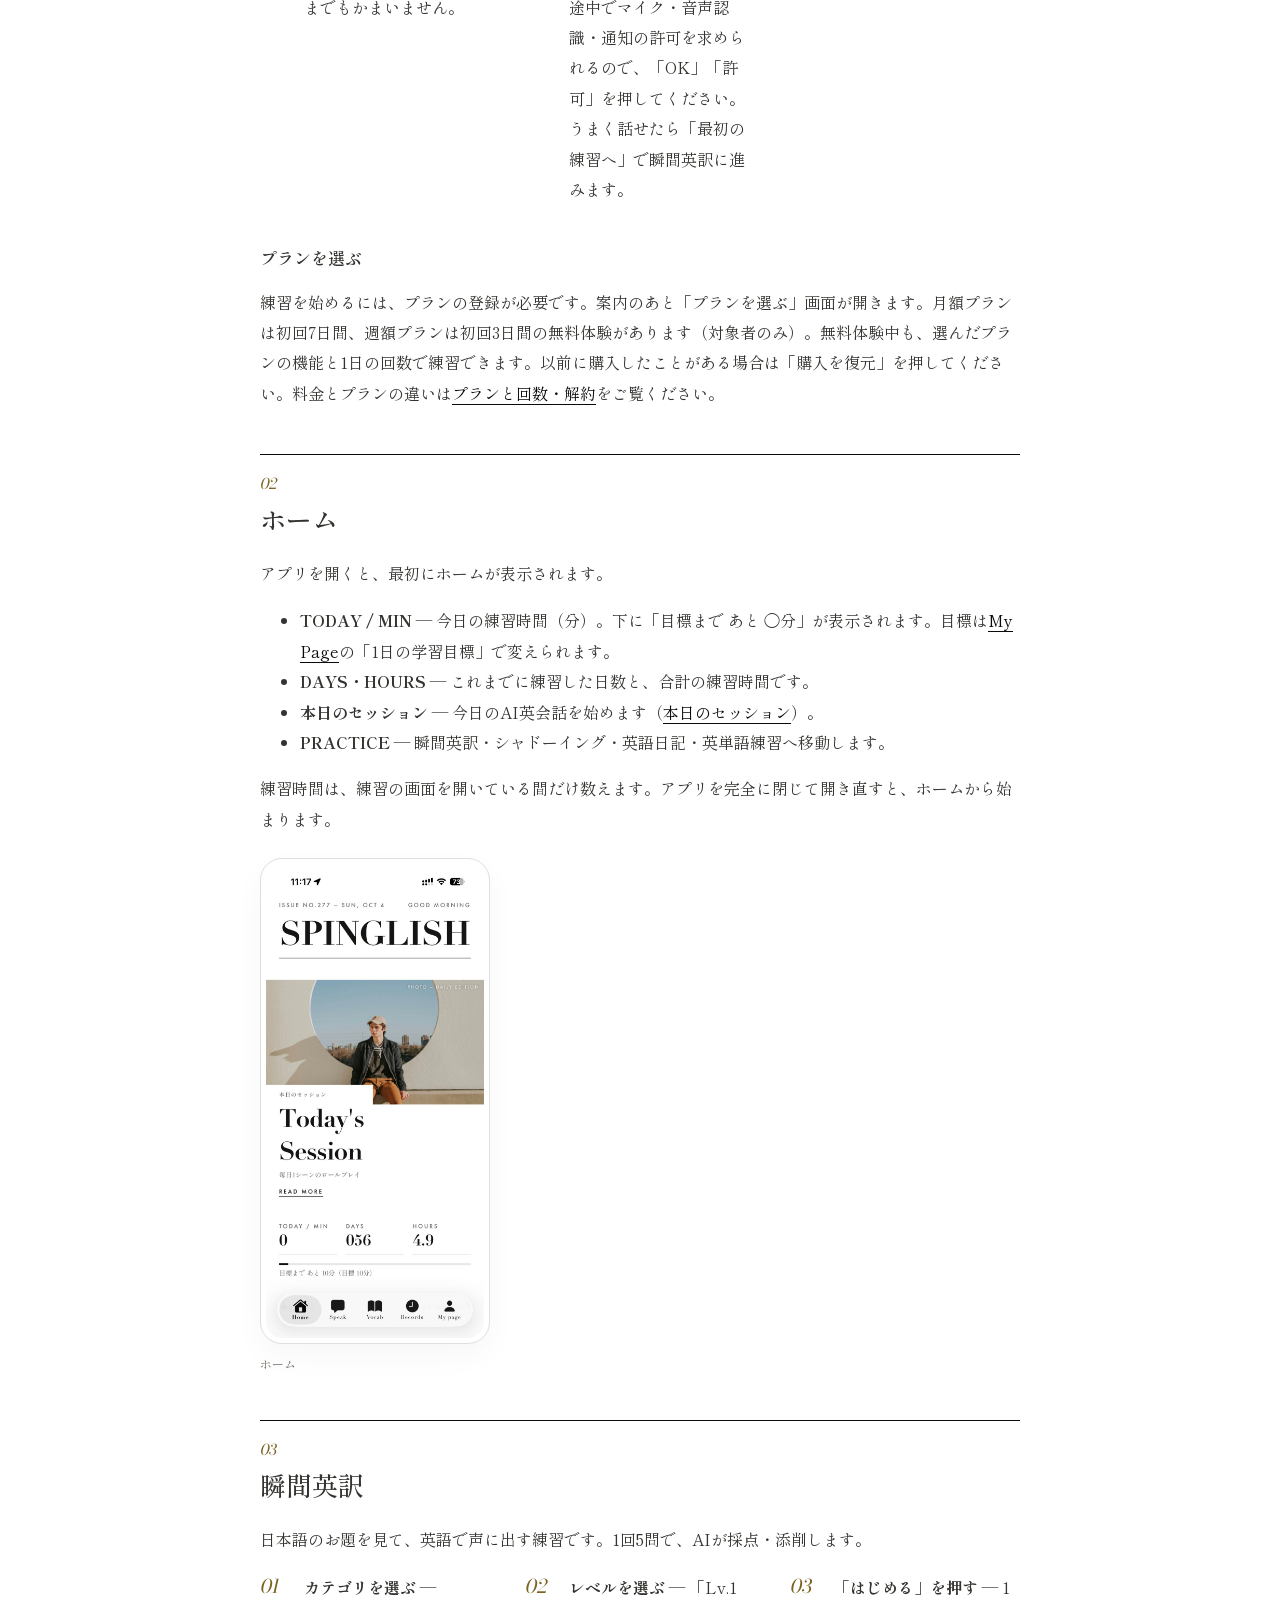
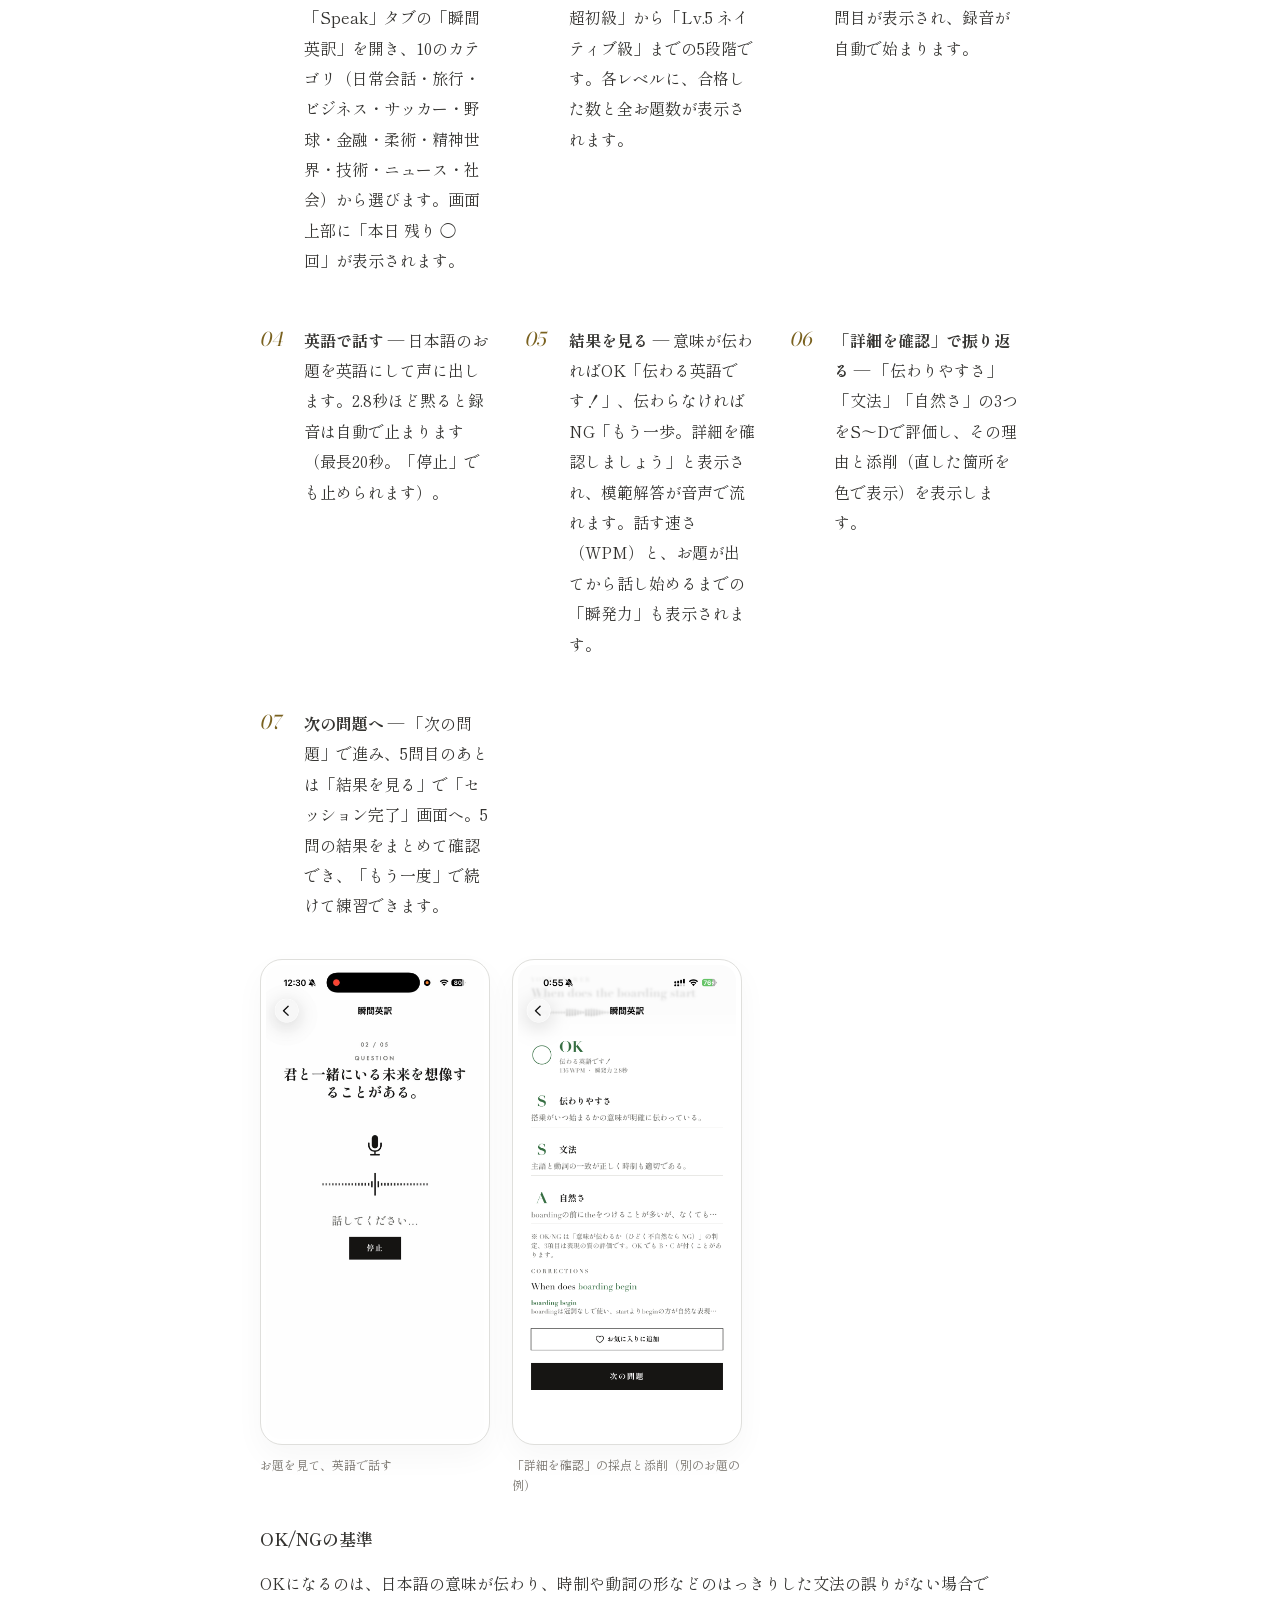
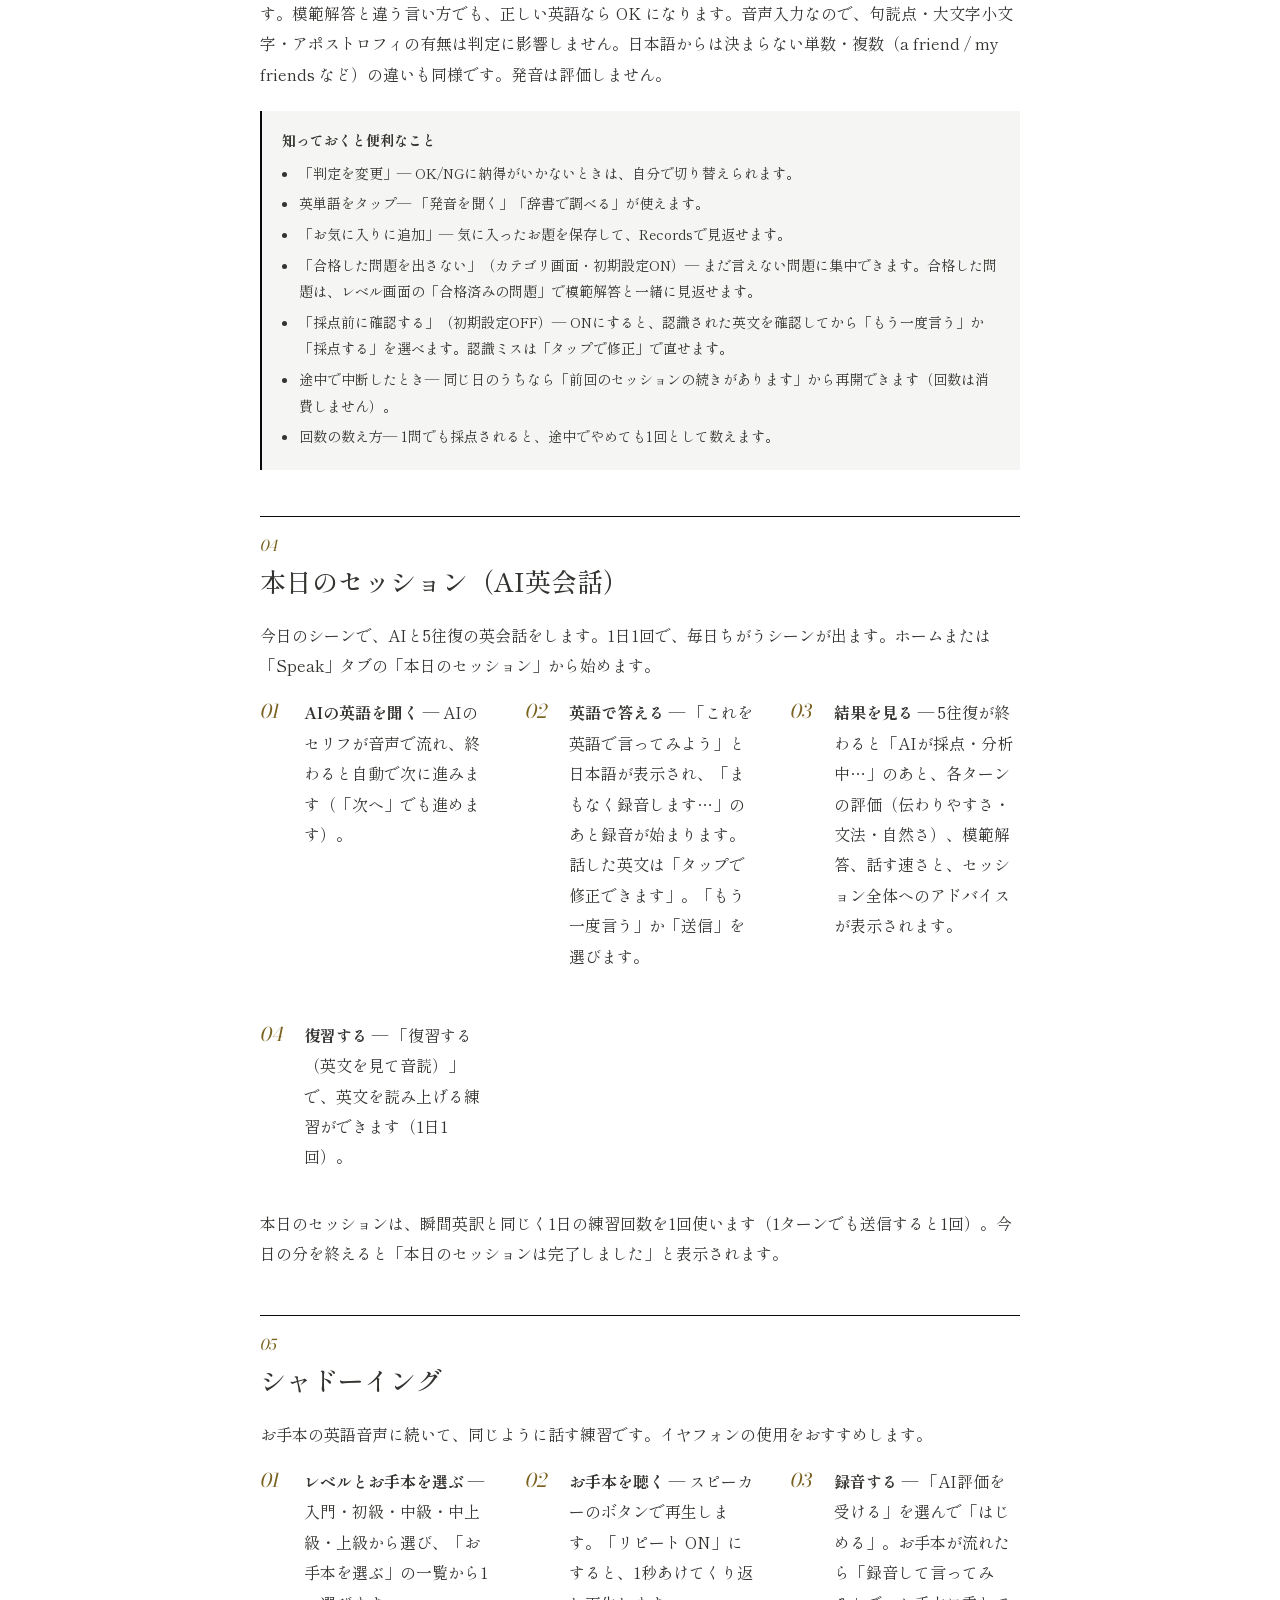
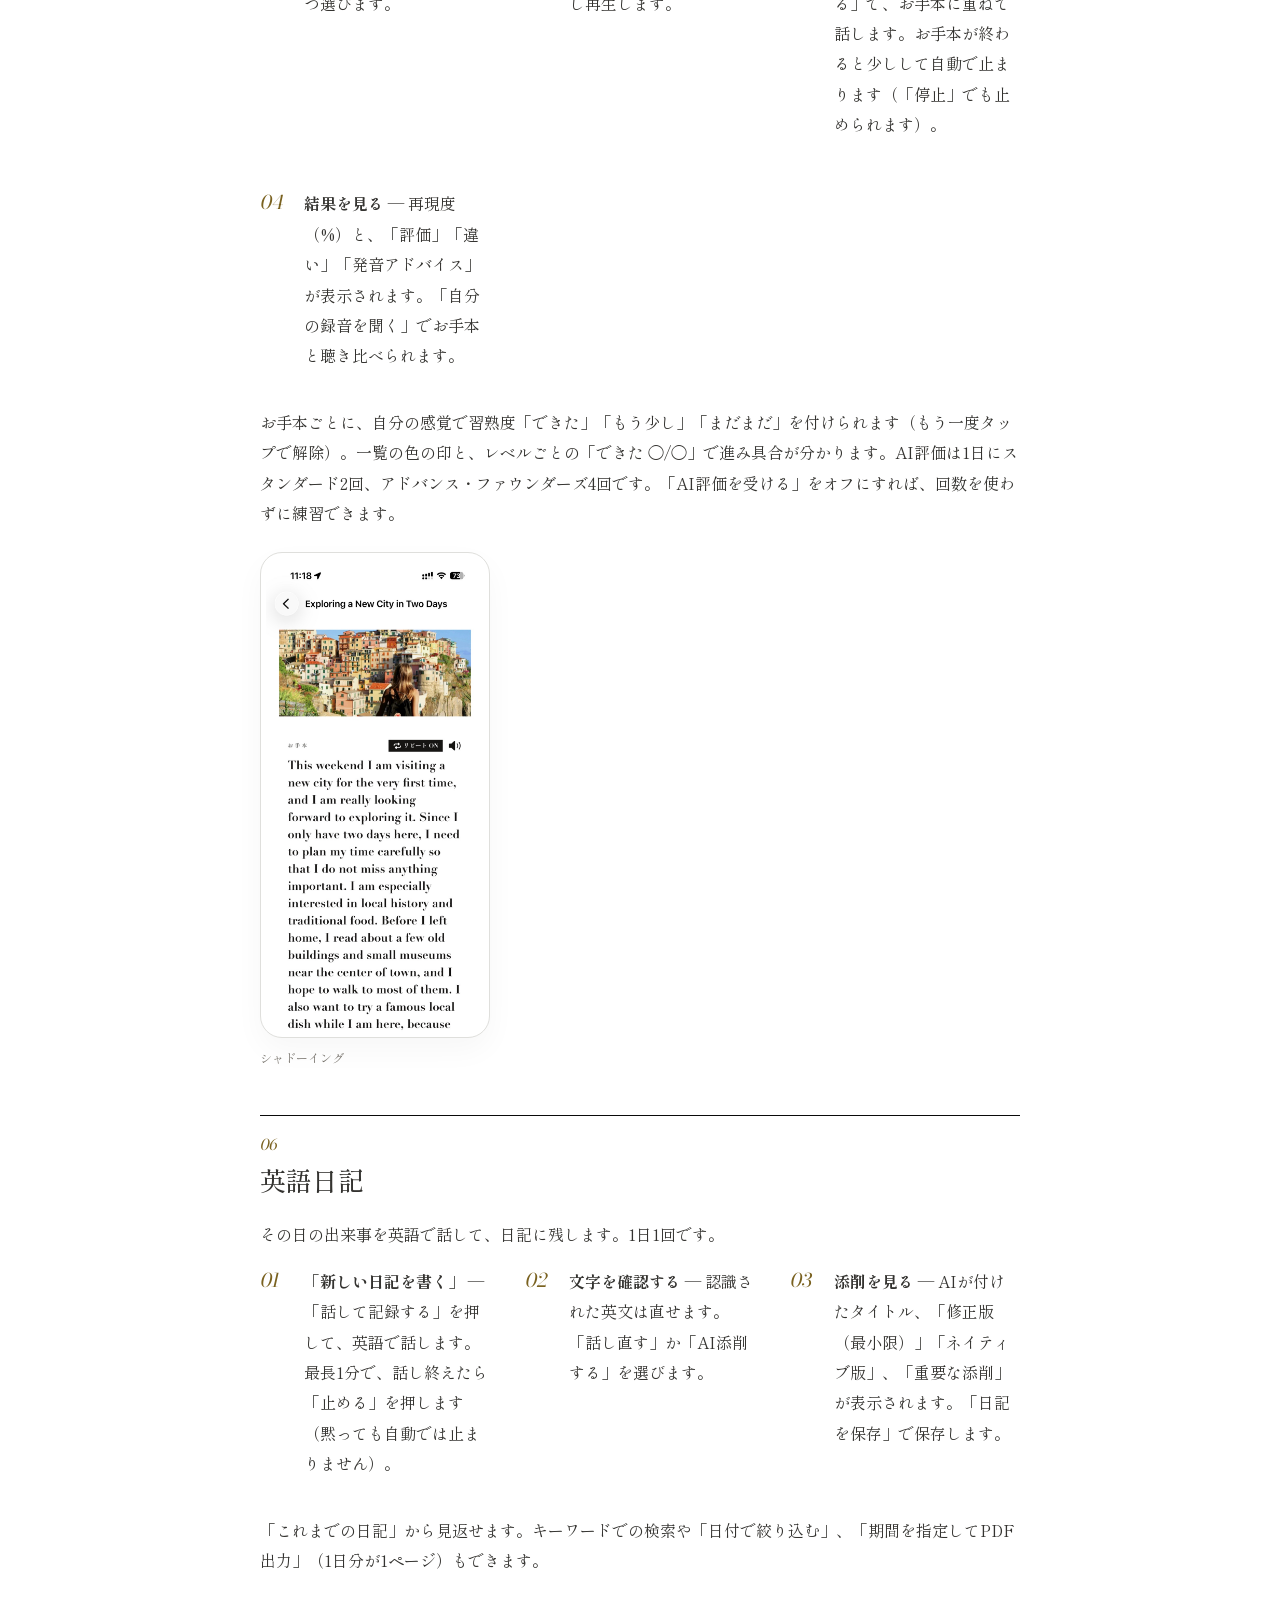
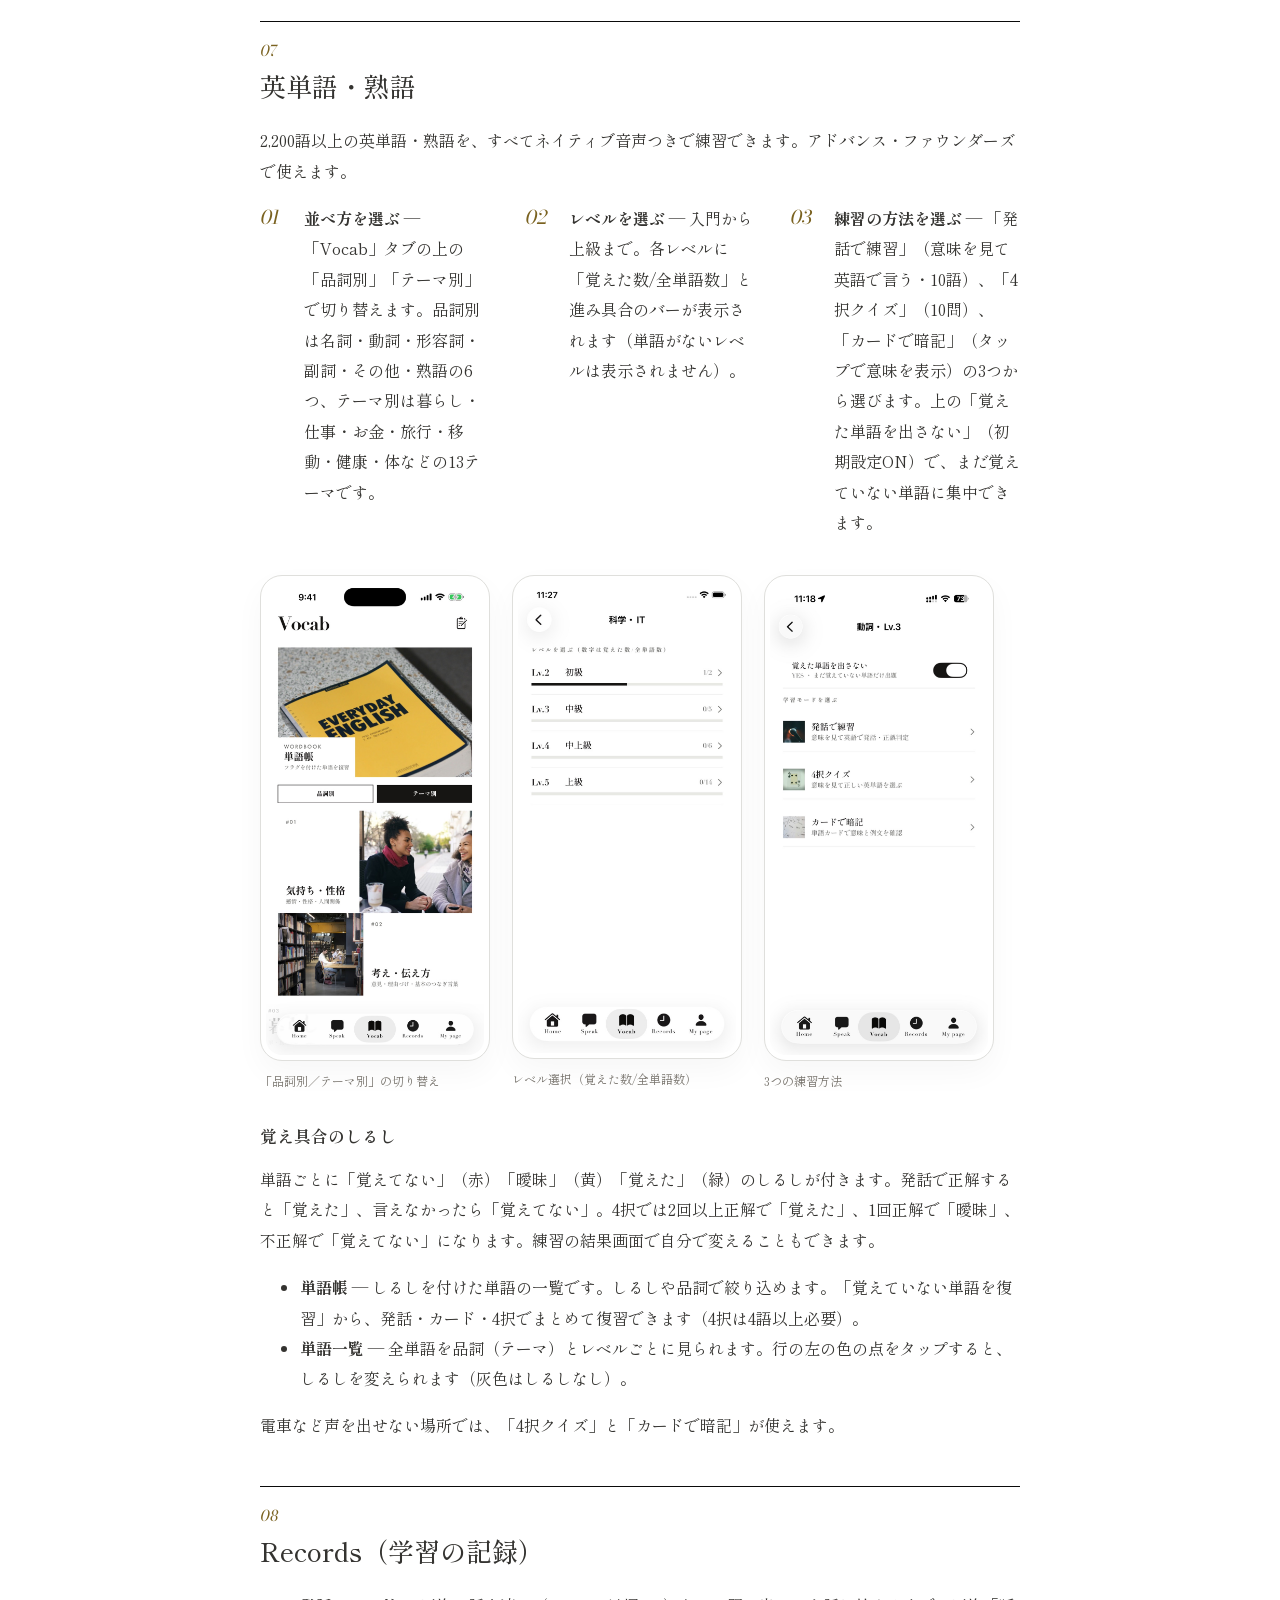
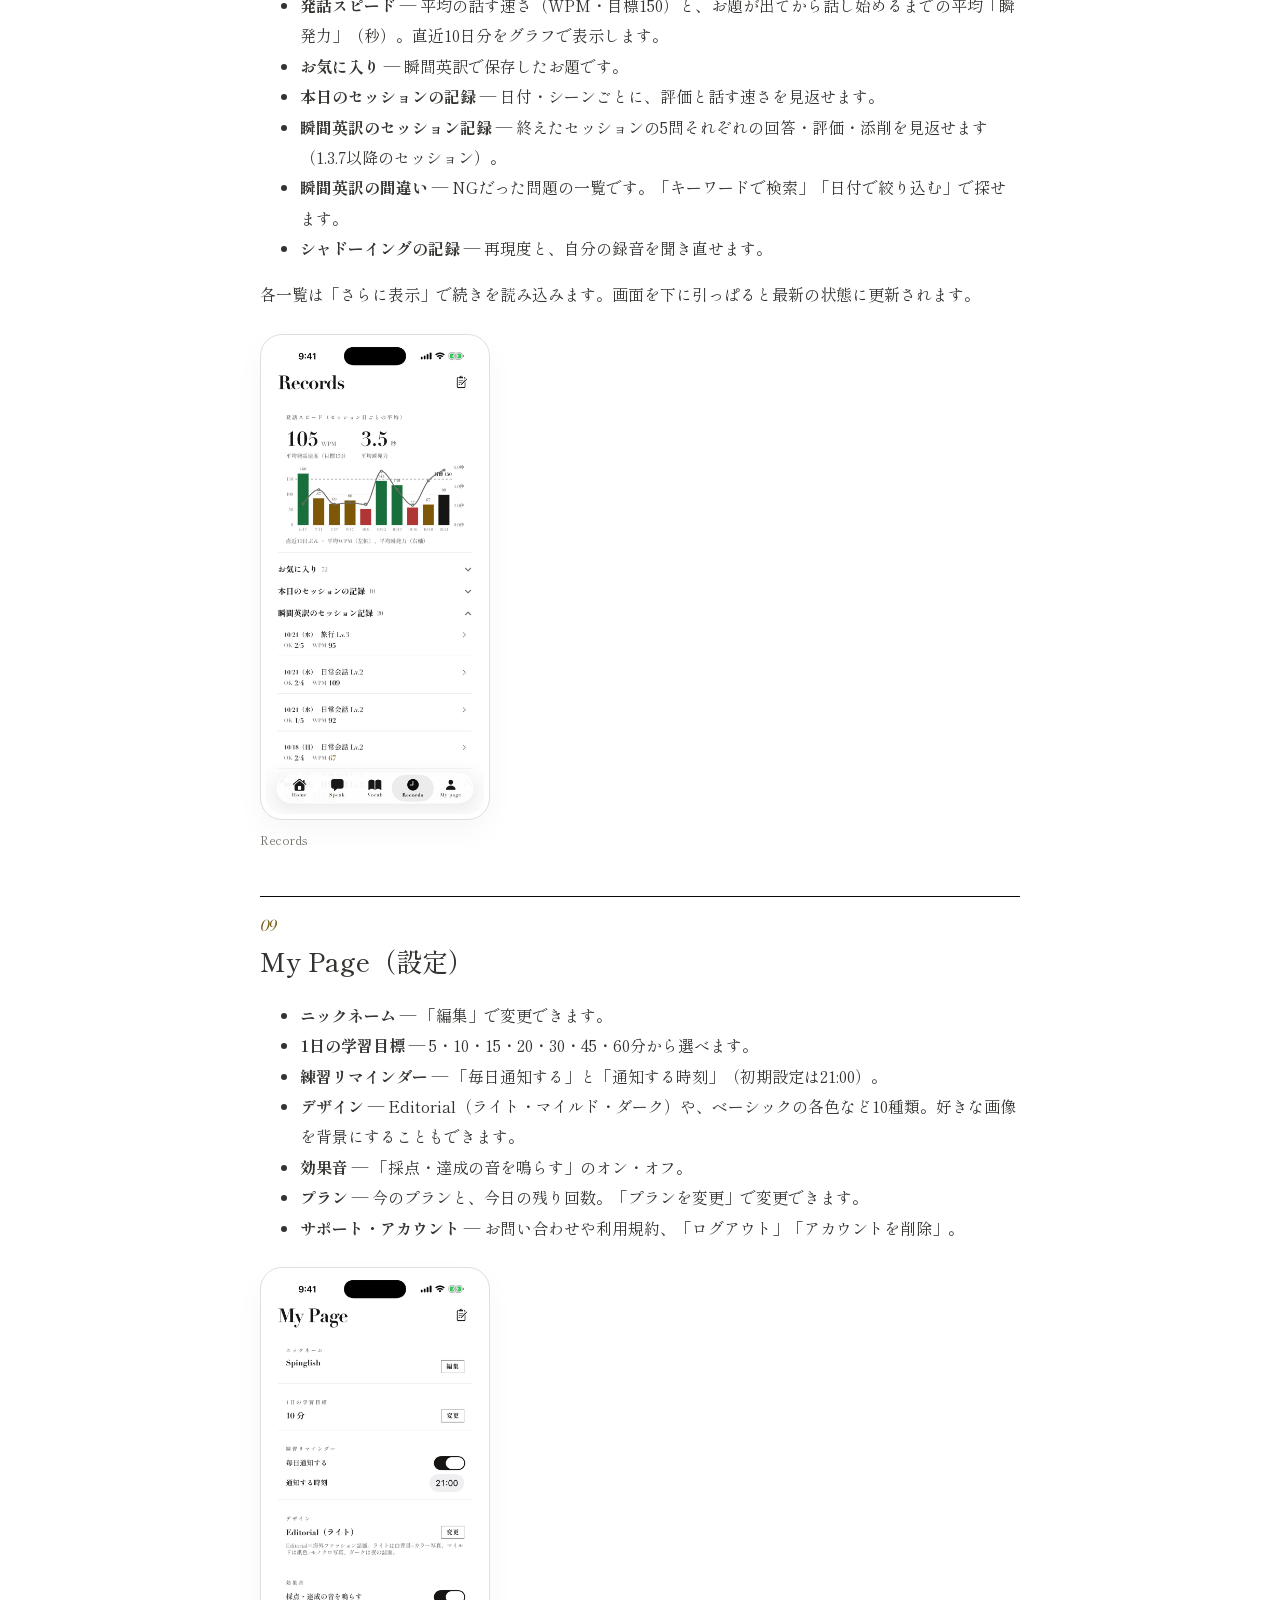
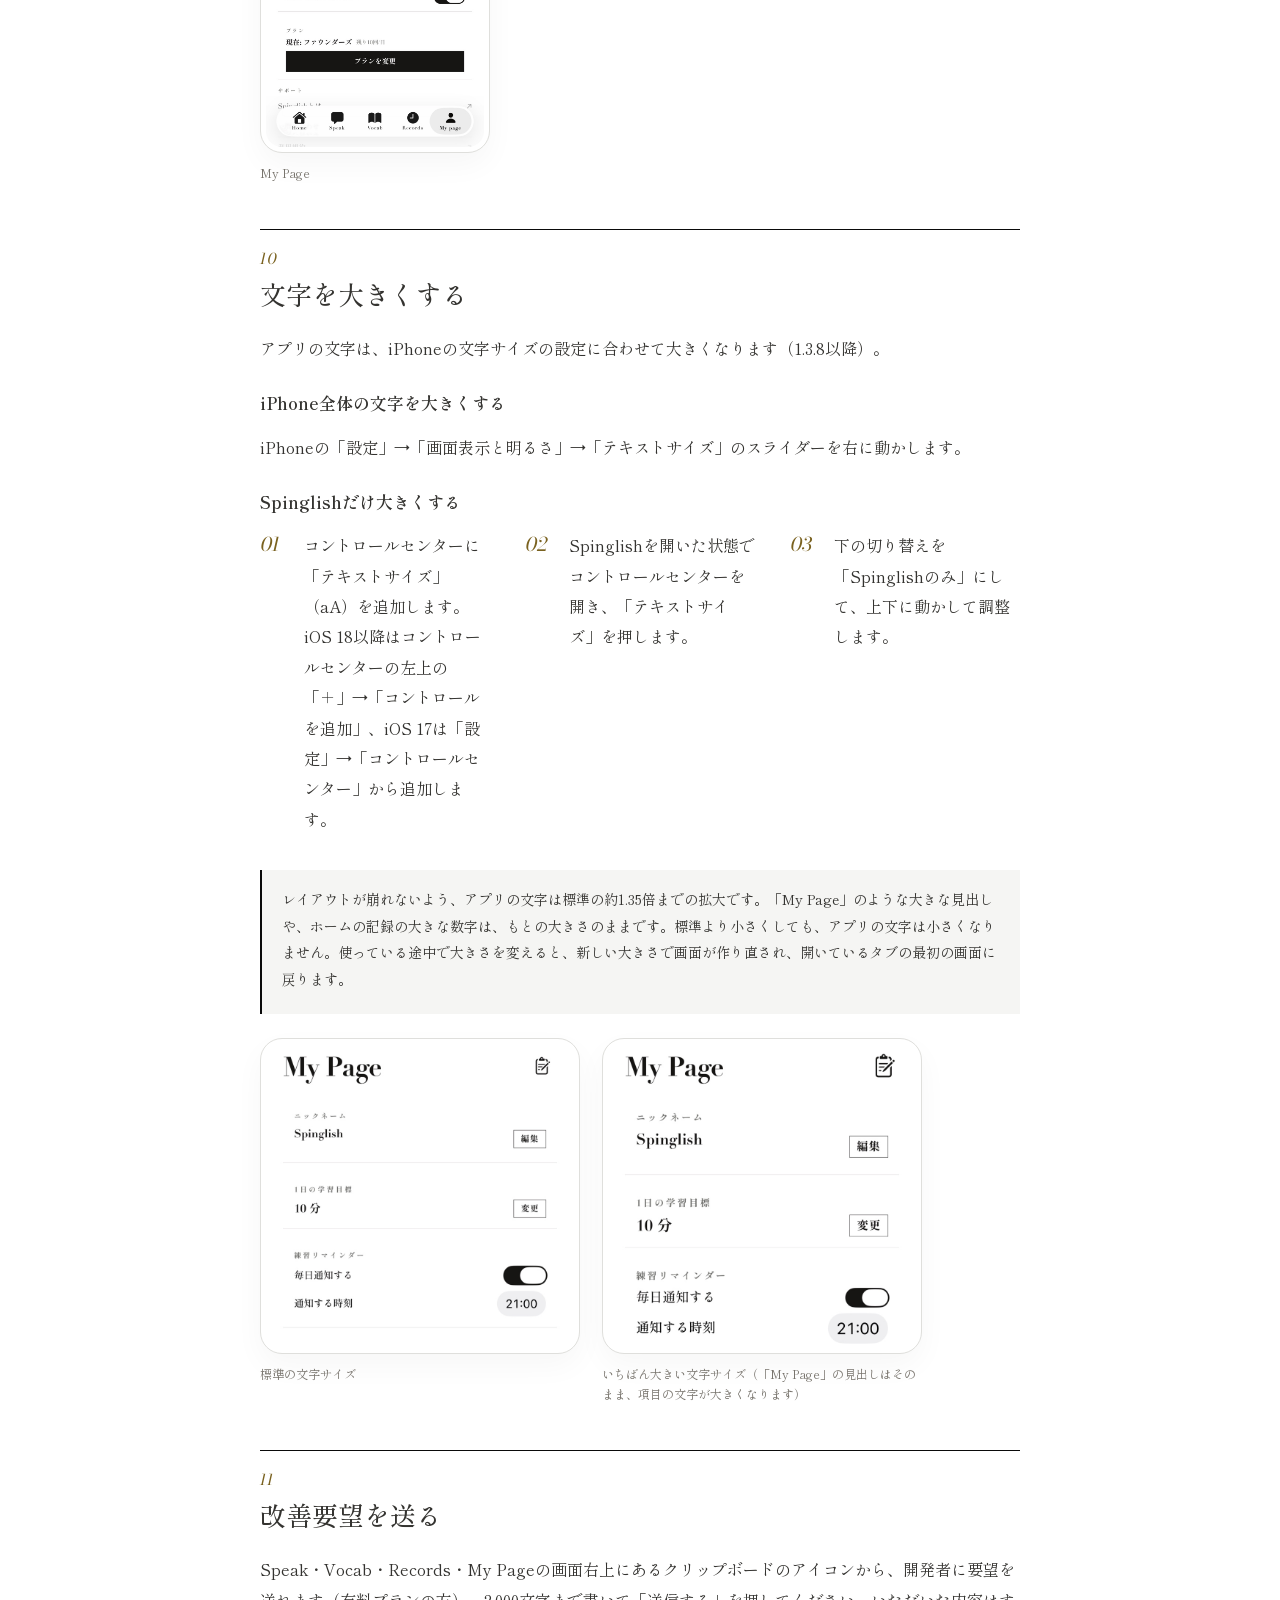
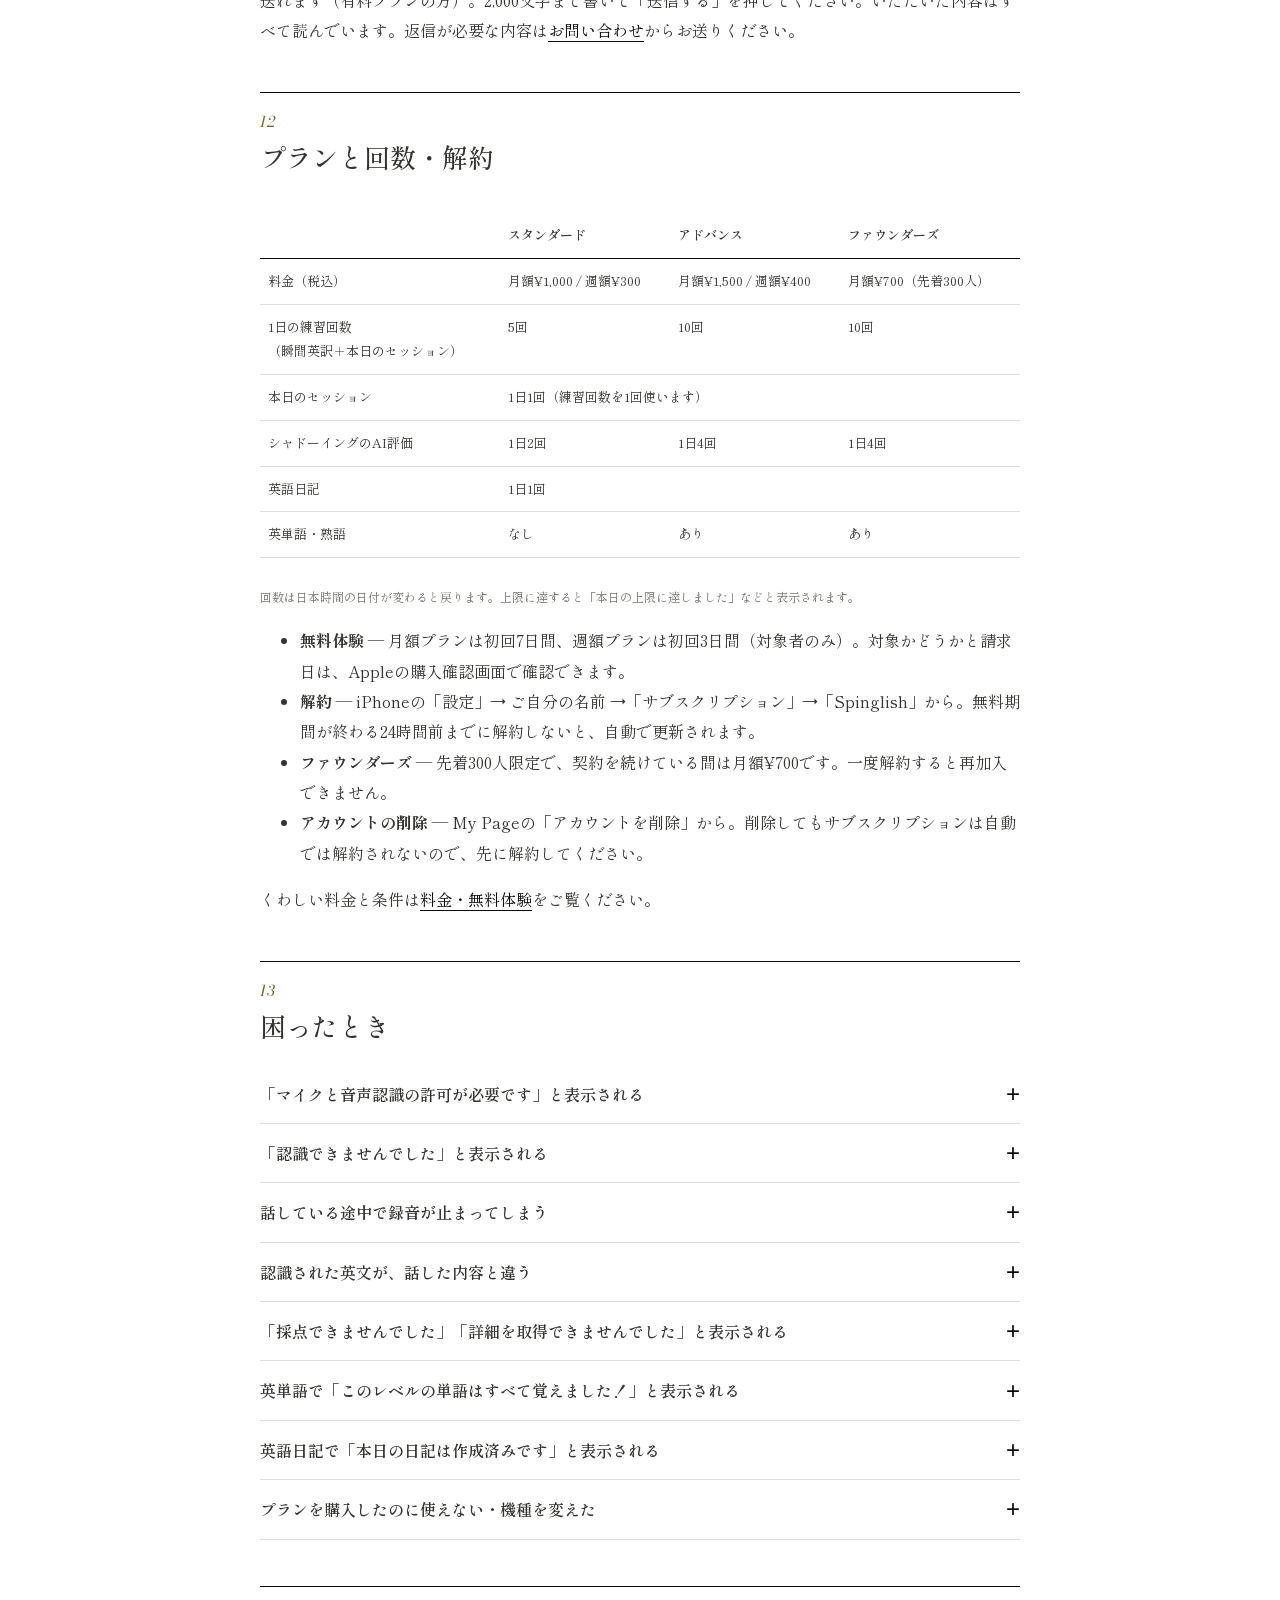
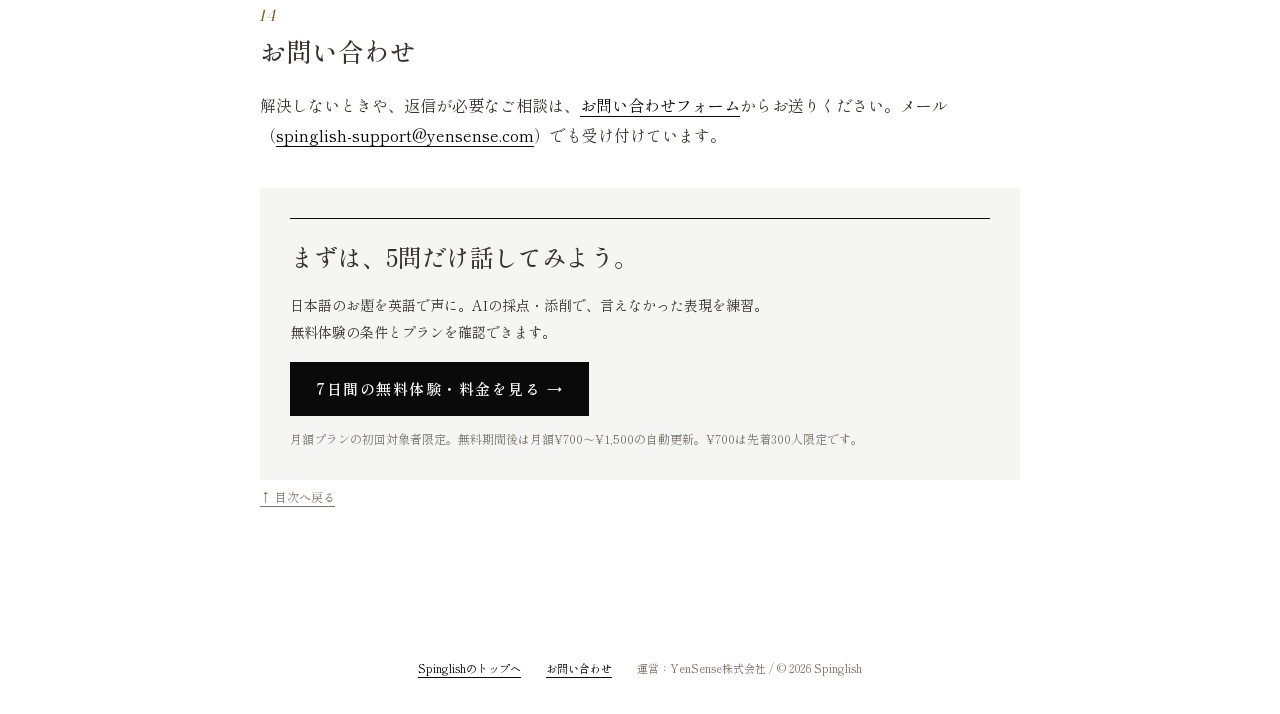
<file: how-to-use.html>
<!doctype html>
<html lang="ja">
<head>
  <meta charset="utf-8"><meta name="viewport" content="width=device-width,initial-scale=1">
  <title>Spinglishの使い方 — はじめ方から各練習・設定まで | Spinglish</title>
  <meta name="description" content="英語学習アプリSpinglish（iPhone）の使い方ガイド。サインインとはじめの設定、瞬間英訳・本日のセッション・シャドーイング・英語日記・英単語の練習手順、Records、My Page、文字を大きくする方法、困ったときの対処まで、画面の順に説明します。">
  <meta name="robots" content="index,follow,max-snippet:-1,max-image-preview:large"><meta name="theme-color" content="#FFFFFF">
  <link rel="canonical" href="https://spinglish.jp/how-to-use.html">
  <link rel="stylesheet" href="styles.css?v=20261004"><link rel="icon" type="image/png" sizes="1024x1024" href="/assets/favicon.png?v=app-d193211c">
  <link rel="apple-touch-icon" href="/assets/favicon.png?v=app-d193211c"><script src="app.js?v=20261005" defer></script>
  <meta property="og:type" content="article"><meta property="og:locale" content="ja_JP"><meta property="og:site_name" content="Spinglish">
  <meta property="og:title" content="Spinglishの使い方｜はじめ方から各練習・設定まで"><meta property="og:description" content="サインインから5つの練習、記録・設定、困ったときまで。画面の順に説明します。"><meta property="og:url" content="https://spinglish.jp/how-to-use.html"><meta property="og:image" content="https://spinglish.jp/og-image.png?v=2"><meta name="twitter:card" content="summary_large_image">
  <script type="application/ld+json">{"@context":"https://schema.org","@graph":[{"@type":"Article","headline":"Spinglishの使い方 — はじめ方から各練習・設定まで","description":"英語学習アプリSpinglishの使い方。はじめの設定、瞬間英訳・本日のセッション・シャドーイング・英語日記・英単語の練習手順、記録と設定、困ったときの対処。","inLanguage":"ja","datePublished":"2026-10-23","dateModified":"2026-10-23","mainEntityOfPage":"https://spinglish.jp/how-to-use.html","image":"https://spinglish.jp/og-image.png?v=2","author":{"@type":"Organization","name":"Spinglish","url":"https://spinglish.jp/"},"publisher":{"@type":"Organization","name":"YenSense株式会社","url":"https://spinglish.jp/"},"about":{"@id":"https://spinglish.jp/#app"}},{"@type":"HowTo","name":"Spinglishで瞬間英訳を練習する","step":[{"@type":"HowToStep","position":1,"name":"カテゴリとレベルを選ぶ","text":"Speakタブの「瞬間英訳」でカテゴリとレベルを選び、「はじめる」を押す。"},{"@type":"HowToStep","position":2,"name":"英語で話す","text":"日本語のお題を見て、英語で声に出す。黙ると録音は自動で止まる。"},{"@type":"HowToStep","position":3,"name":"採点と添削を見る","text":"OK/NGを確認し、「詳細を確認」で伝わりやすさ・文法・自然さの評価と添削を見る。"}]},{"@type":"BreadcrumbList","itemListElement":[{"@type":"ListItem","position":1,"name":"Spinglish","item":"https://spinglish.jp/"},{"@type":"ListItem","position":2,"name":"使い方","item":"https://spinglish.jp/how-to-use.html"}]}]}</script>
  <link rel="preconnect" href="https://fonts.googleapis.com">
  <link rel="preconnect" href="https://fonts.gstatic.com" crossorigin>
  <link href="https://fonts.googleapis.com/css2?family=Bodoni+Moda:ital,opsz,wght@0,6..96,400;0,6..96,500;0,6..96,700;1,6..96,400&amp;family=Shippori+Mincho:wght@400;500;600;700&amp;display=swap" rel="stylesheet">
  <!-- Google tag (gtag.js) -->
  <script async src="https://www.googletagmanager.com/gtag/js?id=AW-18096982916"></script>
  <script>
    window.dataLayer = window.dataLayer || [];
    function gtag(){dataLayer.push(arguments);}
    gtag('js', new Date());

    gtag('config', 'AW-18096982916');
  </script>
  <!-- Event snippet for 離脱クリック conversion page -->
  <script>
  function gtag_report_conversion(url) {
    var fired = false;
    var callback = function () {
      if (fired) return;
      fired = true;
      if (typeof(url) != 'undefined') {
        window.location = url;
      }
    };
    gtag('event', 'conversion', {
        'send_to': 'AW-18096982916/DNqaCIPZn54cEISXqLVD',
        'event_callback': callback
    });
    // 広告ブロッカー等で gtag.js が読み込まれず event_callback が発火しない場合でも
    // 確実に App Store へ遷移させるためのフォールバック
    setTimeout(callback, 800);
    return false;
  }
  </script>
  <style>
    /* 使い方ガイド専用（共通の styles.css の .article を土台に、目次・画面写真・手順を追加） */
    .howto h2 { scroll-margin-top: 90px; padding-top: 18px; border-top: 1px solid var(--ink); }
    .howto h2 .num { display: block; font: italic 15px/1.4 var(--display); color: var(--gold); margin-bottom: 4px; }
    .howto h3 { font-weight: 600; }
    .toc { border: 1px solid var(--line); padding: 22px 26px; margin: 30px 0 10px; }
    .toc p { font: 500 11px/1.5 var(--display); letter-spacing: .24em; text-transform: uppercase; color: var(--muted); margin-bottom: 12px; }
    .toc ol { margin: 0; padding-left: 1.6em; columns: 2; column-gap: 34px; font-size: 14px; }
    .toc li { margin-bottom: 6px; break-inside: avoid; }
    .toc a { text-decoration: none; }
    .toc a:hover { text-decoration: underline; }
    .steps { counter-reset: step; list-style: none; padding: 0; margin: 0 0 22px; }
    .steps > li { counter-increment: step; position: relative; padding: 0 0 14px 44px; margin: 0; }
    .steps > li::before { content: counter(step, decimal-leading-zero); position: absolute; left: 0; top: 0; font: italic 19px/1.6 var(--display); color: var(--gold); }
    .tips { border-left: 2px solid var(--ink); background: var(--fog); padding: 16px 20px; margin: 22px 0; font-size: 14px; }
    .tips p { margin: 0 0 6px; }
    .tips ul { margin: 0; padding-left: 1.2em; }
    .tips li { margin-bottom: 4px; }
    .shots { display: flex; flex-wrap: wrap; gap: 22px; margin: 24px 0 28px; }
    .shot { flex: 0 1 230px; margin: 0; }
    .shot img { border: 1px solid #dfdfdc; border-radius: 22px; padding: 5px; background: white; box-shadow: 0 12px 30px #00000009; }
    .shot figcaption { font-size: 12px; line-height: 1.7; color: var(--muted); margin-top: 10px; }
    .shot.wide { flex-basis: 320px; }
    .plan-table { width: 100%; border-collapse: collapse; font-size: 13px; margin: 18px 0 8px; }
    .plan-table th, .plan-table td { border-bottom: 1px solid var(--line); padding: 10px 8px; text-align: left; vertical-align: top; }
    .plan-table thead th { border-bottom: 1px solid var(--ink); font-weight: 600; }
    .table-scroll { overflow-x: auto; }
    .trouble details { border-bottom: 1px solid var(--line); padding: 14px 0; }
    .trouble summary { cursor: pointer; font-weight: 600; }
    .trouble details p { margin: 10px 0 0; font-size: 14px; }
    .label { white-space: nowrap; }
    .back-to-toc { display: inline-block; margin-top: 4px; font-size: 12px; color: var(--muted); }
    @media (max-width: 760px) {
      .toc ol { columns: 1; }
      .shots { gap: 14px; }
      .shot, .shot.wide { flex: 1 1 calc(50% - 7px); }
      .steps > li { padding-left: 38px; }
    }
  </style>
</head>
<body data-page="howto_guide">
  <a class="skip" href="#main">本文へ移動</a>
  <header class="site-header"><div class="wrap header-inner"><a class="wordmark" href="index.html" aria-label="Spinglish ホーム">SPINGLISH</a><nav class="header-nav" aria-label="メインナビゲーション"><a href="index.html#features">アプリを見る</a><a href="index.html#plans">料金・無料体験</a><a class="button small" href="https://apps.apple.com/jp/app/id6761403115" data-store="howto_header">7日間無料で試す ↗</a></nav></div></header>
  <main class="wrap article howto" id="main">
    <nav class="breadcrumbs" aria-label="パンくずリスト"><a href="index.html">Spinglish</a> / 使い方</nav>
    <p class="kicker">HOW TO USE / アプリの使い方</p>
    <h1 id="top">Spinglishの使い方</h1>
    <p class="intro">iPhoneアプリ Spinglish の使い方を、画面の順に説明します。ボタンの名前は、アプリに表示されるとおりに「」で書いています。画面写真は初期設定のデザイン「Editorial」のものです。デザインを「ベーシック」にしている場合は、見た目が少し異なります。</p>
    <p class="byline">対象バージョン：1.3.8 / 更新日：2026年10月23日 / 運営：YenSense株式会社</p>

    <nav class="toc" aria-label="目次">
      <p>Contents</p>
      <ol>
        <li><a href="#start">はじめる</a></li>
        <li><a href="#home">ホーム</a></li>
        <li><a href="#instant">瞬間英訳</a></li>
        <li><a href="#daily">本日のセッション（AI英会話）</a></li>
        <li><a href="#shadowing">シャドーイング</a></li>
        <li><a href="#diary">英語日記</a></li>
        <li><a href="#vocab">英単語・熟語</a></li>
        <li><a href="#records">Records（学習の記録）</a></li>
        <li><a href="#mypage">My Page（設定）</a></li>
        <li><a href="#text-size">文字を大きくする</a></li>
        <li><a href="#feedback">改善要望を送る</a></li>
        <li><a href="#plans">プランと回数・解約</a></li>
        <li><a href="#trouble">困ったとき</a></li>
        <li><a href="#contact">お問い合わせ</a></li>
      </ol>
    </nav>

    <h2 id="start"><span class="num">01</span>はじめる</h2>
    <h3>サインイン</h3>
    <p>App Storeからアプリをダウンロードして開き、「Sign in with Apple」か「Googleでログイン」を選びます。練習の記録はアカウントに保存されるので、機種変更しても同じ方法でサインインすれば引き継がれます。</p>
    <h3>はじめの案内（5ページ）</h3>
    <p>はじめてサインインすると、5ページの案内が表示されます。「次へ」で進み、右上の「スキップ」で飛ばすこともできます。</p>
    <ol class="steps">
      <li><strong>Spinglishへようこそ</strong> — アプリの流れ（お題を英語で話す → 話し終えると自動で止まり採点 → AIが採点・添削）を紹介します。</li>
      <li><strong>デザインを選ぼう</strong> — 海外ファッション誌風の「Editorial」か、黒×金の「ベーシック」を選びます。あとから<a href="#mypage">My Page</a>で変えられます。</li>
      <li><strong>いろいろな練習</strong> — 5つの練習と、お気に入り・Recordsを紹介します。</li>
      <li><strong>ニックネームを決めよう</strong> — 半角英数字3〜20文字で、ほかの人と同じ名前は使えません。空欄のままでもかまいません。</li>
      <li><strong>まずは話してみよう</strong> — マイクのボタンを押して "Hello, nice to meet you!" と話してみます。途中でマイク・音声認識・通知の許可を求められるので、「OK」「許可」を押してください。うまく話せたら「最初の練習へ」で瞬間英訳に進みます。</li>
    </ol>
    <h3>プランを選ぶ</h3>
    <p>練習を始めるには、プランの登録が必要です。案内のあと「プランを選ぶ」画面が開きます。月額プランは初回7日間、週額プランは初回3日間の無料体験があります（対象者のみ）。無料体験中も、選んだプランの機能と1日の回数で練習できます。以前に購入したことがある場合は「購入を復元」を押してください。料金とプランの違いは<a href="#plans">プランと回数・解約</a>をご覧ください。</p>

    <h2 id="home"><span class="num">02</span>ホーム</h2>
    <p>アプリを開くと、最初にホームが表示されます。</p>
    <ul>
      <li><strong>TODAY / MIN</strong> — 今日の練習時間（分）。下に「目標まで あと ◯分」が表示されます。目標は<a href="#mypage">My Page</a>の「1日の学習目標」で変えられます。</li>
      <li><strong>DAYS・HOURS</strong> — これまでに練習した日数と、合計の練習時間です。</li>
      <li><strong>本日のセッション</strong> — 今日のAI英会話を始めます（<a href="#daily">本日のセッション</a>）。</li>
      <li><strong>PRACTICE</strong> — 瞬間英訳・シャドーイング・英語日記・英単語練習へ移動します。</li>
    </ul>
    <p>練習時間は、練習の画面を開いている間だけ数えます。アプリを完全に閉じて開き直すと、ホームから始まります。</p>
    <div class="shots"><figure class="shot"><img src="assets/app-home-20261004.jpg" width="840" height="1826" loading="lazy" decoding="async" alt="ホーム画面。今日の練習時間、練習した日数と合計時間、本日のセッションのカードが並んでいます。"><figcaption>ホーム</figcaption></figure></div>

    <h2 id="instant"><span class="num">03</span>瞬間英訳</h2>
    <p>日本語のお題を見て、英語で声に出す練習です。1回5問で、AIが採点・添削します。</p>
    <ol class="steps">
      <li><strong>カテゴリを選ぶ</strong> — 「Speak」タブの「瞬間英訳」を開き、10のカテゴリ（日常会話・旅行・ビジネス・サッカー・野球・金融・柔術・精神世界・技術・ニュース・社会）から選びます。画面上部に「本日 残り ◯ 回」が表示されます。</li>
      <li><strong>レベルを選ぶ</strong> — 「Lv.1 超初級」から「Lv.5 ネイティブ級」までの5段階です。各レベルに、合格した数と全お題数が表示されます。</li>
      <li><strong>「はじめる」を押す</strong> — 1問目が表示され、録音が自動で始まります。</li>
      <li><strong>英語で話す</strong> — 日本語のお題を英語にして声に出します。2.8秒ほど黙ると録音は自動で止まります（最長20秒。「停止」でも止められます）。</li>
      <li><strong>結果を見る</strong> — 意味が伝わればOK「伝わる英語です！」、伝わらなければNG「もう一歩。詳細を確認しましょう」と表示され、模範解答が音声で流れます。話す速さ（WPM）と、お題が出てから話し始めるまでの「瞬発力」も表示されます。</li>
      <li><strong>「詳細を確認」で振り返る</strong> — 「伝わりやすさ」「文法」「自然さ」の3つをS〜Dで評価し、その理由と添削（直した箇所を色で表示）を表示します。</li>
      <li><strong>次の問題へ</strong> — 「次の問題」で進み、5問目のあとは「結果を見る」で「セッション完了」画面へ。5問の結果をまとめて確認でき、「もう一度」で続けて練習できます。</li>
    </ol>
    <div class="shots">
      <figure class="shot"><img src="assets/app-instant-speaking-20261005.jpg" width="840" height="1826" loading="lazy" decoding="async" alt="瞬間英訳の録音中の画面。日本語のお題と、録音中の表示があります。"><figcaption>お題を見て、英語で話す</figcaption></figure>
      <figure class="shot"><img src="assets/app-score.png" width="840" height="1826" loading="lazy" decoding="async" alt="採点の詳細画面。伝わりやすさ・文法・自然さの評価と添削が表示されています。"><figcaption>「詳細を確認」の採点と添削（別のお題の例）</figcaption></figure>
    </div>
    <h3>OK/NGの基準</h3>
    <p>OKになるのは、日本語の意味が伝わり、時制や動詞の形などのはっきりした文法の誤りがない場合です。模範解答と違う言い方でも、正しい英語なら OK になります。音声入力なので、句読点・大文字小文字・アポストロフィの有無は判定に影響しません。日本語からは決まらない単数・複数（a friend / my friends など）の違いも同様です。発音は評価しません。</p>
    <div class="tips">
      <p><strong>知っておくと便利なこと</strong></p>
      <ul>
        <li><span class="label">「判定を変更」</span>— OK/NGに納得がいかないときは、自分で切り替えられます。</li>
        <li><span class="label">英単語をタップ</span>— 「発音を聞く」「辞書で調べる」が使えます。</li>
        <li><span class="label">「お気に入りに追加」</span>— 気に入ったお題を保存して、Recordsで見返せます。</li>
        <li><span class="label">「合格した問題を出さない」</span>（カテゴリ画面・初期設定ON）— まだ言えない問題に集中できます。合格した問題は、レベル画面の「合格済みの問題」で模範解答と一緒に見返せます。</li>
        <li><span class="label">「採点前に確認する」</span>（初期設定OFF）— ONにすると、認識された英文を確認してから「もう一度言う」か「採点する」を選べます。認識ミスは「タップで修正」で直せます。</li>
        <li><span class="label">途中で中断したとき</span>— 同じ日のうちなら「前回のセッションの続きがあります」から再開できます（回数は消費しません）。</li>
        <li><span class="label">回数の数え方</span>— 1問でも採点されると、途中でやめても1回として数えます。</li>
      </ul>
    </div>

    <h2 id="daily"><span class="num">04</span>本日のセッション（AI英会話）</h2>
    <p>今日のシーンで、AIと5往復の英会話をします。1日1回で、毎日ちがうシーンが出ます。ホームまたは「Speak」タブの「本日のセッション」から始めます。</p>
    <ol class="steps">
      <li><strong>AIの英語を聞く</strong> — AIのセリフが音声で流れ、終わると自動で次に進みます（「次へ」でも進めます）。</li>
      <li><strong>英語で答える</strong> — 「これを英語で言ってみよう」と日本語が表示され、「まもなく録音します…」のあと録音が始まります。話した英文は「タップで修正できます」。「もう一度言う」か「送信」を選びます。</li>
      <li><strong>結果を見る</strong> — 5往復が終わると「AIが採点・分析中…」のあと、各ターンの評価（伝わりやすさ・文法・自然さ）、模範解答、話す速さと、セッション全体へのアドバイスが表示されます。</li>
      <li><strong>復習する</strong> — 「復習する（英文を見て音読）」で、英文を読み上げる練習ができます（1日1回）。</li>
    </ol>
    <p>本日のセッションは、瞬間英訳と同じく1日の練習回数を1回使います（1ターンでも送信すると1回）。今日の分を終えると「本日のセッションは完了しました」と表示されます。</p>

    <h2 id="shadowing"><span class="num">05</span>シャドーイング</h2>
    <p>お手本の英語音声に続いて、同じように話す練習です。イヤフォンの使用をおすすめします。</p>
    <ol class="steps">
      <li><strong>レベルとお手本を選ぶ</strong> — 入門・初級・中級・中上級・上級から選び、「お手本を選ぶ」の一覧から1つ選びます。</li>
      <li><strong>お手本を聴く</strong> — スピーカーのボタンで再生します。「リピート ON」にすると、1秒あけてくり返し再生します。</li>
      <li><strong>録音する</strong> — 「AI評価を受ける」を選んで「はじめる」。お手本が流れたら「録音して言ってみる」で、お手本に重ねて話します。お手本が終わると少しして自動で止まります（「停止」でも止められます）。</li>
      <li><strong>結果を見る</strong> — 再現度（%）と、「評価」「違い」「発音アドバイス」が表示されます。「自分の録音を聞く」でお手本と聴き比べられます。</li>
    </ol>
    <p>お手本ごとに、自分の感覚で習熟度「できた」「もう少し」「まだまだ」を付けられます（もう一度タップで解除）。一覧の色の印と、レベルごとの「できた ◯/◯」で進み具合が分かります。AI評価は1日にスタンダード2回、アドバンス・ファウンダーズ4回です。「AI評価を受ける」をオフにすれば、回数を使わずに練習できます。</p>
    <div class="shots"><figure class="shot"><img src="assets/app-shadowing-20261004.jpg" width="840" height="1826" loading="lazy" decoding="async" alt="シャドーイング画面。英文のお手本と再生ボタンがあります。"><figcaption>シャドーイング</figcaption></figure></div>

    <h2 id="diary"><span class="num">06</span>英語日記</h2>
    <p>その日の出来事を英語で話して、日記に残します。1日1回です。</p>
    <ol class="steps">
      <li><strong>「新しい日記を書く」</strong> — 「話して記録する」を押して、英語で話します。最長1分で、話し終えたら「止める」を押します（黙っても自動では止まりません）。</li>
      <li><strong>文字を確認する</strong> — 認識された英文は直せます。「話し直す」か「AI添削する」を選びます。</li>
      <li><strong>添削を見る</strong> — AIが付けたタイトル、「修正版（最小限）」「ネイティブ版」、「重要な添削」が表示されます。「日記を保存」で保存します。</li>
    </ol>
    <p>「これまでの日記」から見返せます。キーワードでの検索や「日付で絞り込む」、「期間を指定してPDF出力」（1日分が1ページ）もできます。</p>

    <h2 id="vocab"><span class="num">07</span>英単語・熟語</h2>
    <p>2,200語以上の英単語・熟語を、すべてネイティブ音声つきで練習できます。アドバンス・ファウンダーズで使えます。</p>
    <ol class="steps">
      <li><strong>並べ方を選ぶ</strong> — 「Vocab」タブの上の「品詞別」「テーマ別」で切り替えます。品詞別は名詞・動詞・形容詞・副詞・その他・熟語の6つ、テーマ別は暮らし・仕事・お金・旅行・移動・健康・体などの13テーマです。</li>
      <li><strong>レベルを選ぶ</strong> — 入門から上級まで。各レベルに「覚えた数/全単語数」と進み具合のバーが表示されます（単語がないレベルは表示されません）。</li>
      <li><strong>練習の方法を選ぶ</strong> — 「発話で練習」（意味を見て英語で言う・10語）、「4択クイズ」（10問）、「カードで暗記」（タップで意味を表示）の3つから選びます。上の「覚えた単語を出さない」（初期設定ON）で、まだ覚えていない単語に集中できます。</li>
    </ol>
    <div class="shots">
      <figure class="shot"><img src="assets/howto-vocab-theme-20261023.jpg" width="840" height="1825" loading="lazy" decoding="async" alt="Vocab画面。単語帳の下に「品詞別」「テーマ別」の切り替えがあり、テーマ別の一覧（暮らし、仕事・お金など）が並んでいます。"><figcaption>「品詞別／テーマ別」の切り替え</figcaption></figure>
      <figure class="shot"><img src="assets/howto-vocab-levels-20261023.jpg" width="840" height="1818" loading="lazy" decoding="async" alt="テーマ「科学・IT」のレベル選択画面。Lv.2からLv.5まで、覚えた数と全単語数、進み具合のバーが表示されています。"><figcaption>レベル選択（覚えた数/全単語数）</figcaption></figure>
      <figure class="shot"><img src="assets/app-vocab-modes-20261004.jpg" width="840" height="1826" loading="lazy" decoding="async" alt="英単語の学習モード選択。覚えた単語を出さない設定と、発話・4択クイズ・カードの3つの練習。"><figcaption>3つの練習方法</figcaption></figure>
    </div>
    <h3>覚え具合のしるし</h3>
    <p>単語ごとに「覚えてない」（赤）「曖昧」（黄）「覚えた」（緑）のしるしが付きます。発話で正解すると「覚えた」、言えなかったら「覚えてない」。4択では2回以上正解で「覚えた」、1回正解で「曖昧」、不正解で「覚えてない」になります。練習の結果画面で自分で変えることもできます。</p>
    <ul>
      <li><strong>単語帳</strong> — しるしを付けた単語の一覧です。しるしや品詞で絞り込めます。「覚えていない単語を復習」から、発話・カード・4択でまとめて復習できます（4択は4語以上必要）。</li>
      <li><strong>単語一覧</strong> — 全単語を品詞（テーマ）とレベルごとに見られます。行の左の色の点をタップすると、しるしを変えられます（灰色はしるしなし）。</li>
    </ul>
    <p>電車など声を出せない場所では、「4択クイズ」と「カードで暗記」が使えます。</p>

    <h2 id="records"><span class="num">08</span>Records（学習の記録）</h2>
    <ul>
      <li><strong>発話スピード</strong> — 平均の話す速さ（WPM・目標150）と、お題が出てから話し始めるまでの平均「瞬発力」（秒）。直近10日分をグラフで表示します。</li>
      <li><strong>お気に入り</strong> — 瞬間英訳で保存したお題です。</li>
      <li><strong>本日のセッションの記録</strong> — 日付・シーンごとに、評価と話す速さを見返せます。</li>
      <li><strong>瞬間英訳のセッション記録</strong> — 終えたセッションの5問それぞれの回答・評価・添削を見返せます（1.3.7以降のセッション）。</li>
      <li><strong>瞬間英訳の間違い</strong> — NGだった問題の一覧です。「キーワードで検索」「日付で絞り込む」で探せます。</li>
      <li><strong>シャドーイングの記録</strong> — 再現度と、自分の録音を聞き直せます。</li>
    </ul>
    <p>各一覧は「さらに表示」で続きを読み込みます。画面を下に引っぱると最新の状態に更新されます。</p>
    <div class="shots"><figure class="shot"><img src="assets/howto-records-20261023.jpg" width="840" height="1825" loading="lazy" decoding="async" alt="Records画面。話す速さと瞬発力のグラフ、お気に入り、本日のセッションの記録、瞬間英訳のセッション記録が並んでいます。"><figcaption>Records</figcaption></figure></div>

    <h2 id="mypage"><span class="num">09</span>My Page（設定）</h2>
    <ul>
      <li><strong>ニックネーム</strong> — 「編集」で変更できます。</li>
      <li><strong>1日の学習目標</strong> — 5・10・15・20・30・45・60分から選べます。</li>
      <li><strong>練習リマインダー</strong> — 「毎日通知する」と「通知する時刻」（初期設定は21:00）。</li>
      <li><strong>デザイン</strong> — Editorial（ライト・マイルド・ダーク）や、ベーシックの各色など10種類。好きな画像を背景にすることもできます。</li>
      <li><strong>効果音</strong> — 「採点・達成の音を鳴らす」のオン・オフ。</li>
      <li><strong>プラン</strong> — 今のプランと、今日の残り回数。「プランを変更」で変更できます。</li>
      <li><strong>サポート・アカウント</strong> — お問い合わせや利用規約、「ログアウト」「アカウントを削除」。</li>
    </ul>
    <div class="shots"><figure class="shot"><img src="assets/howto-mypage-20261023.jpg" width="840" height="1825" loading="lazy" decoding="async" alt="My Page画面。ニックネーム、1日の学習目標、練習リマインダー、デザイン、効果音、プランの設定が並んでいます。"><figcaption>My Page</figcaption></figure></div>

    <h2 id="text-size"><span class="num">10</span>文字を大きくする</h2>
    <p>アプリの文字は、iPhoneの文字サイズの設定に合わせて大きくなります（1.3.8以降）。</p>
    <h3>iPhone全体の文字を大きくする</h3>
    <p>iPhoneの「設定」→「画面表示と明るさ」→「テキストサイズ」のスライダーを右に動かします。</p>
    <h3>Spinglishだけ大きくする</h3>
    <ol class="steps">
      <li>コントロールセンターに「テキストサイズ」（aA）を追加します。iOS 18以降はコントロールセンターの左上の「＋」→「コントロールを追加」、iOS 17は「設定」→「コントロールセンター」から追加します。</li>
      <li>Spinglishを開いた状態でコントロールセンターを開き、「テキストサイズ」を押します。</li>
      <li>下の切り替えを「Spinglishのみ」にして、上下に動かして調整します。</li>
    </ol>
    <div class="tips"><p>レイアウトが崩れないよう、アプリの文字は標準の約1.35倍までの拡大です。「My Page」のような大きな見出しや、ホームの記録の大きな数字は、もとの大きさのままです。標準より小さくしても、アプリの文字は小さくなりません。使っている途中で大きさを変えると、新しい大きさで画面が作り直され、開いているタブの最初の画面に戻ります。</p></div>
    <div class="shots">
      <figure class="shot wide"><img src="assets/howto-textsize-standard-20261024.jpg" width="840" height="827" loading="lazy" decoding="async" alt="標準の文字サイズのMy Page。"><figcaption>標準の文字サイズ</figcaption></figure>
      <figure class="shot wide"><img src="assets/howto-textsize-max-20261024.jpg" width="840" height="827" loading="lazy" decoding="async" alt="いちばん大きい文字サイズのMy Page。見出しの「My Page」はそのままで、項目名や設定の文字が大きくなっています。"><figcaption>いちばん大きい文字サイズ（「My Page」の見出しはそのまま、項目の文字が大きくなります）</figcaption></figure>
    </div>

    <h2 id="feedback"><span class="num">11</span>改善要望を送る</h2>
    <p>Speak・Vocab・Records・My Pageの画面右上にあるクリップボードのアイコンから、開発者に要望を送れます（有料プランの方）。2,000文字まで書いて「送信する」を押してください。いただいた内容はすべて読んでいます。返信が必要な内容は<a href="#contact">お問い合わせ</a>からお送りください。</p>

    <h2 id="plans"><span class="num">12</span>プランと回数・解約</h2>
    <div class="table-scroll" role="region" aria-label="プランごとの1日の回数。横にスクロールできます" tabindex="0">
      <table class="plan-table">
        <thead><tr><th scope="col"></th><th scope="col">スタンダード</th><th scope="col">アドバンス</th><th scope="col">ファウンダーズ</th></tr></thead>
        <tbody>
          <tr><th scope="row">料金（税込）</th><td>月額¥1,000 / 週額¥300</td><td>月額¥1,500 / 週額¥400</td><td>月額¥700（先着300人）</td></tr>
          <tr><th scope="row">1日の練習回数<br>（瞬間英訳＋本日のセッション）</th><td>5回</td><td>10回</td><td>10回</td></tr>
          <tr><th scope="row">本日のセッション</th><td colspan="3">1日1回（練習回数を1回使います）</td></tr>
          <tr><th scope="row">シャドーイングのAI評価</th><td>1日2回</td><td>1日4回</td><td>1日4回</td></tr>
          <tr><th scope="row">英語日記</th><td colspan="3">1日1回</td></tr>
          <tr><th scope="row">英単語・熟語</th><td>なし</td><td>あり</td><td>あり</td></tr>
        </tbody>
      </table>
    </div>
    <p class="note">回数は日本時間の日付が変わると戻ります。上限に達すると「本日の上限に達しました」などと表示されます。</p>
    <ul>
      <li><strong>無料体験</strong> — 月額プランは初回7日間、週額プランは初回3日間（対象者のみ）。対象かどうかと請求日は、Appleの購入確認画面で確認できます。</li>
      <li><strong>解約</strong> — iPhoneの「設定」→ ご自分の名前 →「サブスクリプション」→「Spinglish」から。無料期間が終わる24時間前までに解約しないと、自動で更新されます。</li>
      <li><strong>ファウンダーズ</strong> — 先着300人限定で、契約を続けている間は月額¥700です。一度解約すると再加入できません。</li>
      <li><strong>アカウントの削除</strong> — My Pageの「アカウントを削除」から。削除してもサブスクリプションは自動では解約されないので、先に解約してください。</li>
    </ul>
    <p>くわしい料金と条件は<a href="index.html#plans">料金・無料体験</a>をご覧ください。</p>

    <h2 id="trouble"><span class="num">13</span>困ったとき</h2>
    <div class="trouble">
      <details><summary>「マイクと音声認識の許可が必要です」と表示される</summary><p>iPhoneの「設定」→「Spinglish」で、「マイク」と「音声認識」をオンにしてください。</p></details>
      <details><summary>「認識できませんでした」と表示される</summary><p>周りが静かな場所で、iPhoneに近づいて話してみてください。「もう一度」で録音し直せます。</p></details>
      <details><summary>話している途中で録音が止まってしまう</summary><p>瞬間英訳は、2.8秒ほど黙ると話し終わったと判断して録音を止めます。考えながら話すときは、言葉をつなぐようにしてみてください。「採点前に確認する」をオンにすると、採点の前に「もう一度言う」を選べます。</p></details>
      <details><summary>認識された英文が、話した内容と違う</summary><p>固有名詞などは聞き取りを間違えることがあります。瞬間英訳では「採点前に確認する」をオンにすると、「タップで修正」で直してから採点できます。本日のセッションと英語日記でも、送信前に英文を直せます。</p></details>
      <details><summary>「採点できませんでした」「詳細を取得できませんでした」と表示される</summary><p>通信状況を確認してください。詳細が表示されないときは「再試行」を押すと読み込み直します。続く場合はアプリを開き直し、ログインしたままか確認してください。</p></details>
      <details><summary>英単語で「このレベルの単語はすべて覚えました！」と表示される</summary><p>「覚えた単語を出さない」がオンになっているためです。オフにすると、覚えた単語も含めて復習できます。</p></details>
      <details><summary>英語日記で「本日の日記は作成済みです」と表示される</summary><p>英語日記は1日1回です。まだ書いていないのに表示される場合は、通信が不安定な可能性があります。通信を確認して画面を開き直してください。</p></details>
      <details><summary>プランを購入したのに使えない・機種を変えた</summary><p>My Pageの「プランを変更」から「購入を復元」を押してください。練習の記録は、同じ方法（Apple または Google）でサインインすれば引き継がれます。</p></details>
    </div>

    <h2 id="contact"><span class="num">14</span>お問い合わせ</h2>
    <p>解決しないときや、返信が必要なご相談は、<a href="contact.html">お問い合わせフォーム</a>からお送りください。メール（<a href="mailto:spinglish-support@yensense.com">spinglish-support@yensense.com</a>）でも受け付けています。</p>

    <aside class="article-cta"><h2>まずは、5問だけ話してみよう。</h2><p>日本語のお題を英語で声に。AIの採点・添削で、言えなかった表現を練習。<br>無料体験の条件とプランを確認できます。</p><a class="button" href="index.html#plans">7日間の無料体験・料金を見る →</a><p class="note">月額プランの初回対象者限定。無料期間後は月額¥700〜¥1,500の自動更新。¥700は先着300人限定です。</p></aside>
    <p><a class="back-to-toc" href="#top">↑ 目次へ戻る</a></p>
  </main>
  <footer class="site-footer"><div class="wrap footer-bottom"><a href="index.html">Spinglishのトップへ</a><a href="contact.html">お問い合わせ</a><p>運営：YenSense株式会社 / © 2026 Spinglish</p></div></footer>
</body>
</html>
</file>
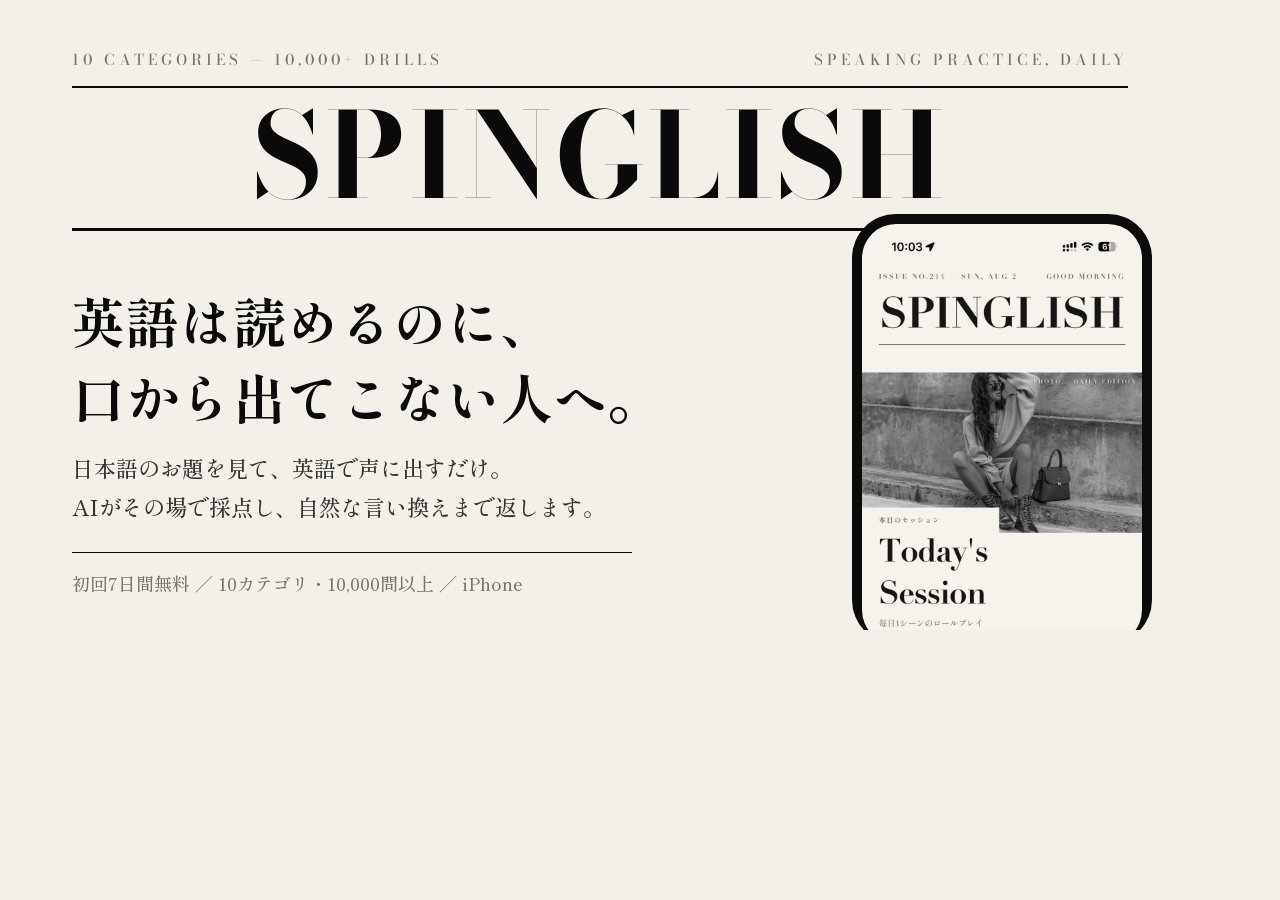
<file: og-card.html>
<!DOCTYPE html>
<html lang="ja">
<head>
<meta charset="UTF-8">
<title>Spinglish OG card 1200x630</title>
<meta name="robots" content="noindex">
<!--
  og-image.png のレイアウト元（Editorialデザイン）。
  実際の og-image.png は tools/generate-og-image.js で生成しています。
  このHTMLはブラウザで1200x630のまま確認・手動スクショする用の参照版です。
-->
<link rel="preconnect" href="https://fonts.googleapis.com">
<link rel="preconnect" href="https://fonts.gstatic.com" crossorigin>
<link href="https://fonts.googleapis.com/css2?family=Bodoni+Moda:opsz,wght@6..96,500;6..96,700&family=Shippori+Mincho:wght@500;700&display=swap" rel="stylesheet">
<style>
  * { margin: 0; padding: 0; box-sizing: border-box; }
  html, body { width: 1200px; height: 630px; overflow: hidden; }
  body {
    background: #F3F0E9;
    font-family: 'Shippori Mincho', 'Hiragino Mincho ProN', 'Yu Mincho', serif;
    position: relative;
  }
  .display { font-family: 'Didot', 'Bodoni Moda', Georgia, serif; }
  .card { width: 1200px; height: 630px; position: relative; overflow: hidden; }

  .masthead-meta {
    position: absolute; top: 48px; left: 72px; right: 72px;
    display: flex; justify-content: space-between;
    font-size: 15px; letter-spacing: 4px; text-transform: uppercase;
    color: #77736C; font-weight: 500;
  }
  .rule-top { position: absolute; top: 86px; left: 72px; width: 1056px; height: 1.5px; background: #0A0A0A; }
  .masthead {
    position: absolute; top: 96px; left: 0; width: 1200px;
    text-align: center;
    font-size: 118px; font-weight: 700; letter-spacing: 4px;
    color: #0A0A0A; line-height: 1; text-transform: uppercase;
  }
  .rule-bottom { position: absolute; top: 228px; left: 72px; width: 1056px; height: 2.5px; background: #0A0A0A; }

  .headline {
    position: absolute; top: 282px; left: 72px;
    font-size: 53px; font-weight: 700; line-height: 1.44;
    color: #0A0A0A; letter-spacing: 0.01em;
  }
  .sub {
    position: absolute; top: 448px; left: 72px;
    font-size: 22px; font-weight: 500; color: #343330; line-height: 1.75;
  }
  .foot-rule { position: absolute; top: 552px; left: 72px; width: 560px; height: 1px; background: #0A0A0A; }
  .foot {
    position: absolute; top: 570px; left: 72px;
    font-size: 18px; font-weight: 500; color: #77736C;
  }

  .phone {
    position: absolute; top: 214px; left: 852px;
    width: 300px; height: 430px;
    border-radius: 44px; padding: 10px; background: #0B0B0B;
  }
  .phone .screen {
    width: 280px; height: 420px;
    border-radius: 34px; overflow: hidden;
  }
  .phone img { width: 100%; display: block; }
</style>
</head>
<body>
  <div class="card">
    <div class="masthead-meta display">
      <span>10 Categories — 10,000+ Drills</span>
      <span>Speaking Practice, Daily</span>
    </div>
    <div class="rule-top"></div>
    <div class="masthead display">Spinglish</div>
    <div class="rule-bottom"></div>

    <div class="headline">英語は読めるのに、<br>口から出てこない人へ。</div>
    <div class="sub">日本語のお題を見て、英語で声に出すだけ。<br>AIがその場で採点し、自然な言い換えまで返します。</div>
    <div class="foot-rule"></div>
    <div class="foot">初回7日間無料 ／ 10カテゴリ・10,000問以上 ／ iPhone</div>

    <div class="phone">
      <div class="screen"><img src="img/app/home.jpg" alt=""></div>
    </div>
  </div>
</body>
</html>
</file>
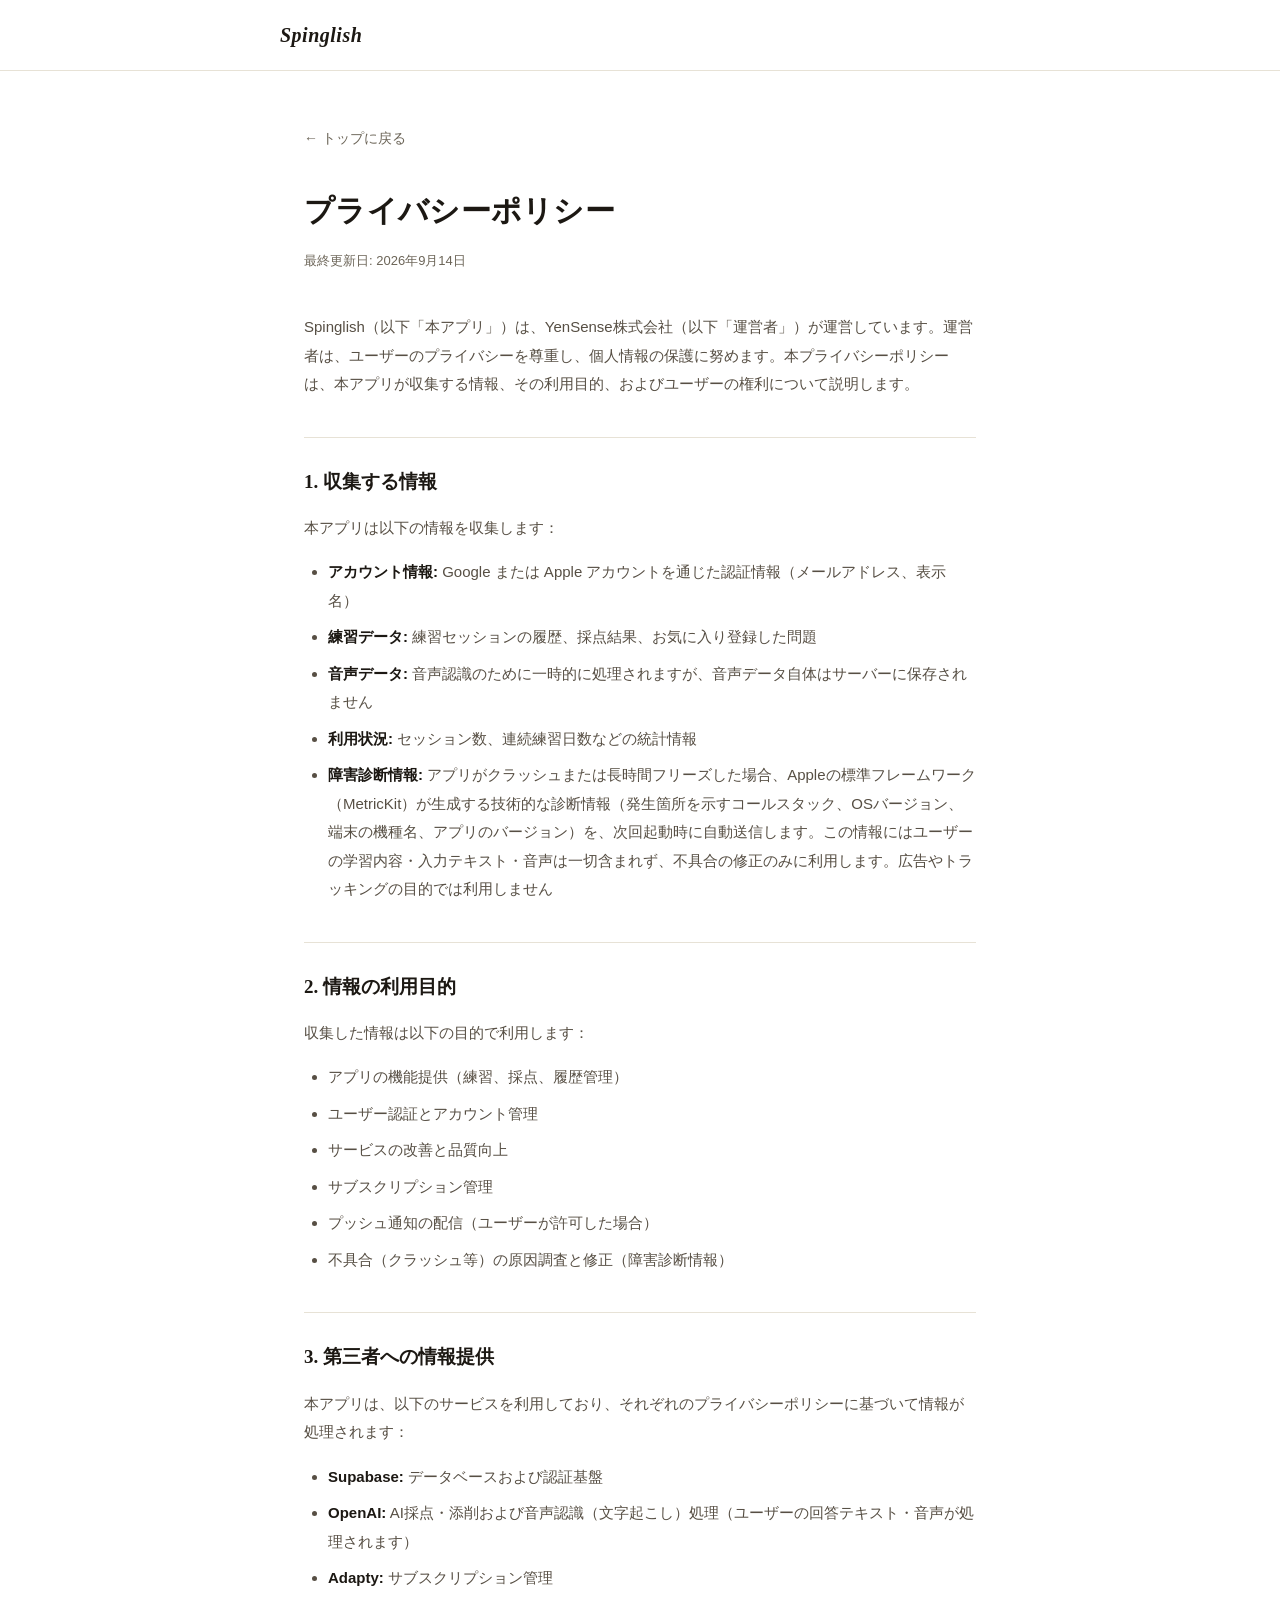
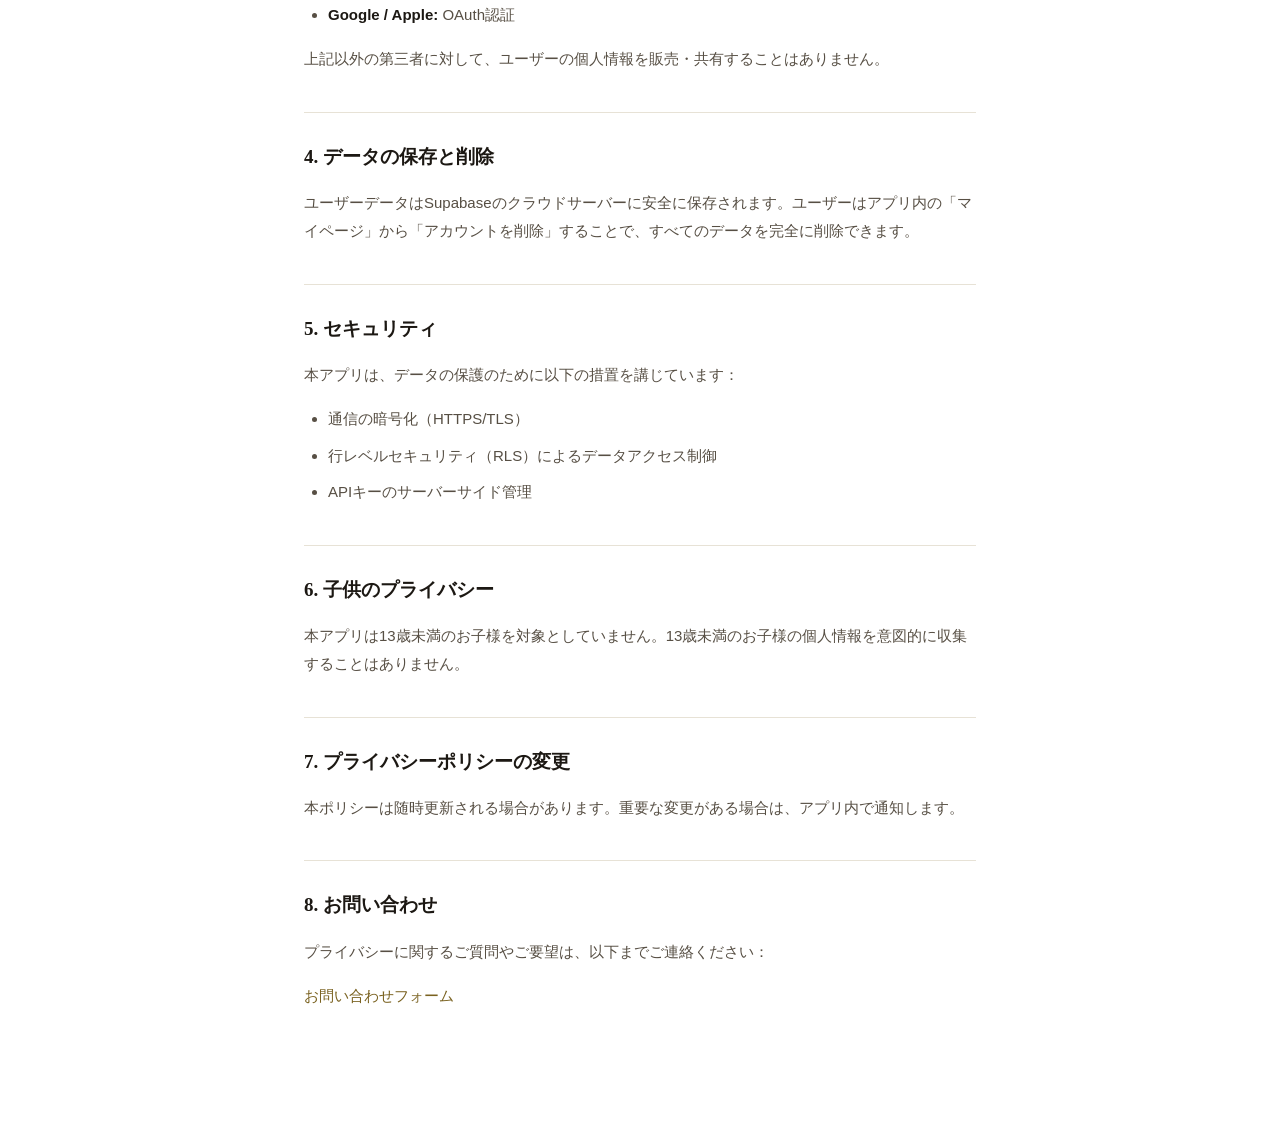
<file: privacy.html>
<!DOCTYPE html>
<html lang="ja">
<head>
  <meta charset="UTF-8">
  <meta name="viewport" content="width=device-width, initial-scale=1.0">
  <title>プライバシーポリシー - Spinglish</title>
  <meta name="description" content="Spinglishアプリのプライバシーポリシー。収集するデータ、利用目的、第三者提供、データ削除手順を明記しています。">
  <meta name="robots" content="index,follow">
  <link rel="canonical" href="https://spinglish.jp/privacy.html">
  <!-- Google tag (gtag.js) -->
  <script async src="https://www.googletagmanager.com/gtag/js?id=AW-18096982916"></script>
  <script>
    window.dataLayer = window.dataLayer || [];
    function gtag(){dataLayer.push(arguments);}
    gtag('js', new Date());

    gtag('config', 'AW-18096982916');
  </script>
  <style>
    * { margin: 0; padding: 0; box-sizing: border-box; }
    :root {
      --paper: #ffffff;
      --mist: #F4F2EC;
      --ink: #1C1813;
      --ink-2: #574F44;
      --ink-3: #6C6558;
      --gold: #7A6220;
      --line: #E7E2D6;
      --mincho: 'Hiragino Mincho ProN', 'Yu Mincho', 'YuMincho', serif;
      --sans: 'Hiragino Sans', 'Hiragino Kaku Gothic ProN', 'Yu Gothic', -apple-system, BlinkMacSystemFont, 'Segoe UI', Roboto, sans-serif;
      --serif: Georgia, 'Times New Roman', serif;
    }
    body {
      font-family: var(--sans);
      background: var(--paper);
      color: var(--ink-2);
      line-height: 1.9;
      -webkit-font-smoothing: antialiased;
    }
    a { color: var(--gold); text-decoration: none; }
    a:hover { text-decoration: underline; }
    .topbar { border-bottom: 1px solid var(--line); padding: 16px 24px; }
    .topbar-inner { max-width: 720px; margin: 0 auto; }
    .wordmark { font-family: var(--serif); font-style: italic; font-weight: 700; font-size: 20px; color: var(--ink); letter-spacing: 0.5px; }
    .wordmark:hover { text-decoration: none; }
    .container { max-width: 720px; margin: 0 auto; padding: 52px 24px 96px; }
    .back { display: inline-block; margin-bottom: 30px; font-size: 14px; color: var(--ink-3); }
    .back:hover { color: var(--gold); }
    h1 { font-family: var(--mincho); font-size: 30px; font-weight: 600; color: var(--ink); margin-bottom: 10px; letter-spacing: 0.01em; }
    .date { font-size: 13px; color: var(--ink-3); margin-bottom: 40px; }
    h2 { font-family: var(--mincho); font-size: 19px; font-weight: 700; color: var(--ink); margin-top: 38px; margin-bottom: 14px; padding-top: 26px; border-top: 1px solid var(--line); }
    p, ul { font-size: 15px; color: var(--ink-2); margin-bottom: 16px; }
    ul { padding-left: 24px; }
    li { margin-bottom: 8px; }
    strong { color: var(--ink); font-weight: 700; }
  </style>
  <link rel="icon" type="image/png" sizes="1024x1024" href="/assets/favicon.png?v=app-d193211c">
  <link rel="apple-touch-icon" href="/assets/favicon.png?v=app-d193211c">
</head>
<body>
  <div class="topbar"><div class="topbar-inner"><a href="index.html" class="wordmark">Spinglish</a></div></div>
  <div class="container">
    <a href="index.html" class="back">&larr; トップに戻る</a>
    <h1>プライバシーポリシー</h1>
    <p class="date">最終更新日: 2026年9月14日</p>

    <p>Spinglish（以下「本アプリ」）は、YenSense株式会社（以下「運営者」）が運営しています。運営者は、ユーザーのプライバシーを尊重し、個人情報の保護に努めます。本プライバシーポリシーは、本アプリが収集する情報、その利用目的、およびユーザーの権利について説明します。</p>

    <h2>1. 収集する情報</h2>
    <p>本アプリは以下の情報を収集します：</p>
    <ul>
      <li><strong>アカウント情報:</strong> Google または Apple アカウントを通じた認証情報（メールアドレス、表示名）</li>
      <li><strong>練習データ:</strong> 練習セッションの履歴、採点結果、お気に入り登録した問題</li>
      <li><strong>音声データ:</strong> 音声認識のために一時的に処理されますが、音声データ自体はサーバーに保存されません</li>
      <li><strong>利用状況:</strong> セッション数、連続練習日数などの統計情報</li>
      <li><strong>障害診断情報:</strong> アプリがクラッシュまたは長時間フリーズした場合、Appleの標準フレームワーク（MetricKit）が生成する技術的な診断情報（発生箇所を示すコールスタック、OSバージョン、端末の機種名、アプリのバージョン）を、次回起動時に自動送信します。この情報にはユーザーの学習内容・入力テキスト・音声は一切含まれず、不具合の修正のみに利用します。広告やトラッキングの目的では利用しません</li>
    </ul>

    <h2>2. 情報の利用目的</h2>
    <p>収集した情報は以下の目的で利用します：</p>
    <ul>
      <li>アプリの機能提供（練習、採点、履歴管理）</li>
      <li>ユーザー認証とアカウント管理</li>
      <li>サービスの改善と品質向上</li>
      <li>サブスクリプション管理</li>
      <li>プッシュ通知の配信（ユーザーが許可した場合）</li>
      <li>不具合（クラッシュ等）の原因調査と修正（障害診断情報）</li>
    </ul>

    <h2>3. 第三者への情報提供</h2>
    <p>本アプリは、以下のサービスを利用しており、それぞれのプライバシーポリシーに基づいて情報が処理されます：</p>
    <ul>
      <li><strong>Supabase:</strong> データベースおよび認証基盤</li>
      <li><strong>OpenAI:</strong> AI採点・添削および音声認識（文字起こし）処理（ユーザーの回答テキスト・音声が処理されます）</li>
      <li><strong>Adapty:</strong> サブスクリプション管理</li>
      <li><strong>Google / Apple:</strong> OAuth認証</li>
    </ul>
    <p>上記以外の第三者に対して、ユーザーの個人情報を販売・共有することはありません。</p>

    <h2>4. データの保存と削除</h2>
    <p>ユーザーデータはSupabaseのクラウドサーバーに安全に保存されます。ユーザーはアプリ内の「マイページ」から「アカウントを削除」することで、すべてのデータを完全に削除できます。</p>

    <h2>5. セキュリティ</h2>
    <p>本アプリは、データの保護のために以下の措置を講じています：</p>
    <ul>
      <li>通信の暗号化（HTTPS/TLS）</li>
      <li>行レベルセキュリティ（RLS）によるデータアクセス制御</li>
      <li>APIキーのサーバーサイド管理</li>
    </ul>

    <h2>6. 子供のプライバシー</h2>
    <p>本アプリは13歳未満のお子様を対象としていません。13歳未満のお子様の個人情報を意図的に収集することはありません。</p>

    <h2>7. プライバシーポリシーの変更</h2>
    <p>本ポリシーは随時更新される場合があります。重要な変更がある場合は、アプリ内で通知します。</p>

    <h2>8. お問い合わせ</h2>
    <p>プライバシーに関するご質問やご要望は、以下までご連絡ください：</p>
    <p><a href="contact.html">お問い合わせフォーム</a></p>
  </div>
</body>
</html>
</file>
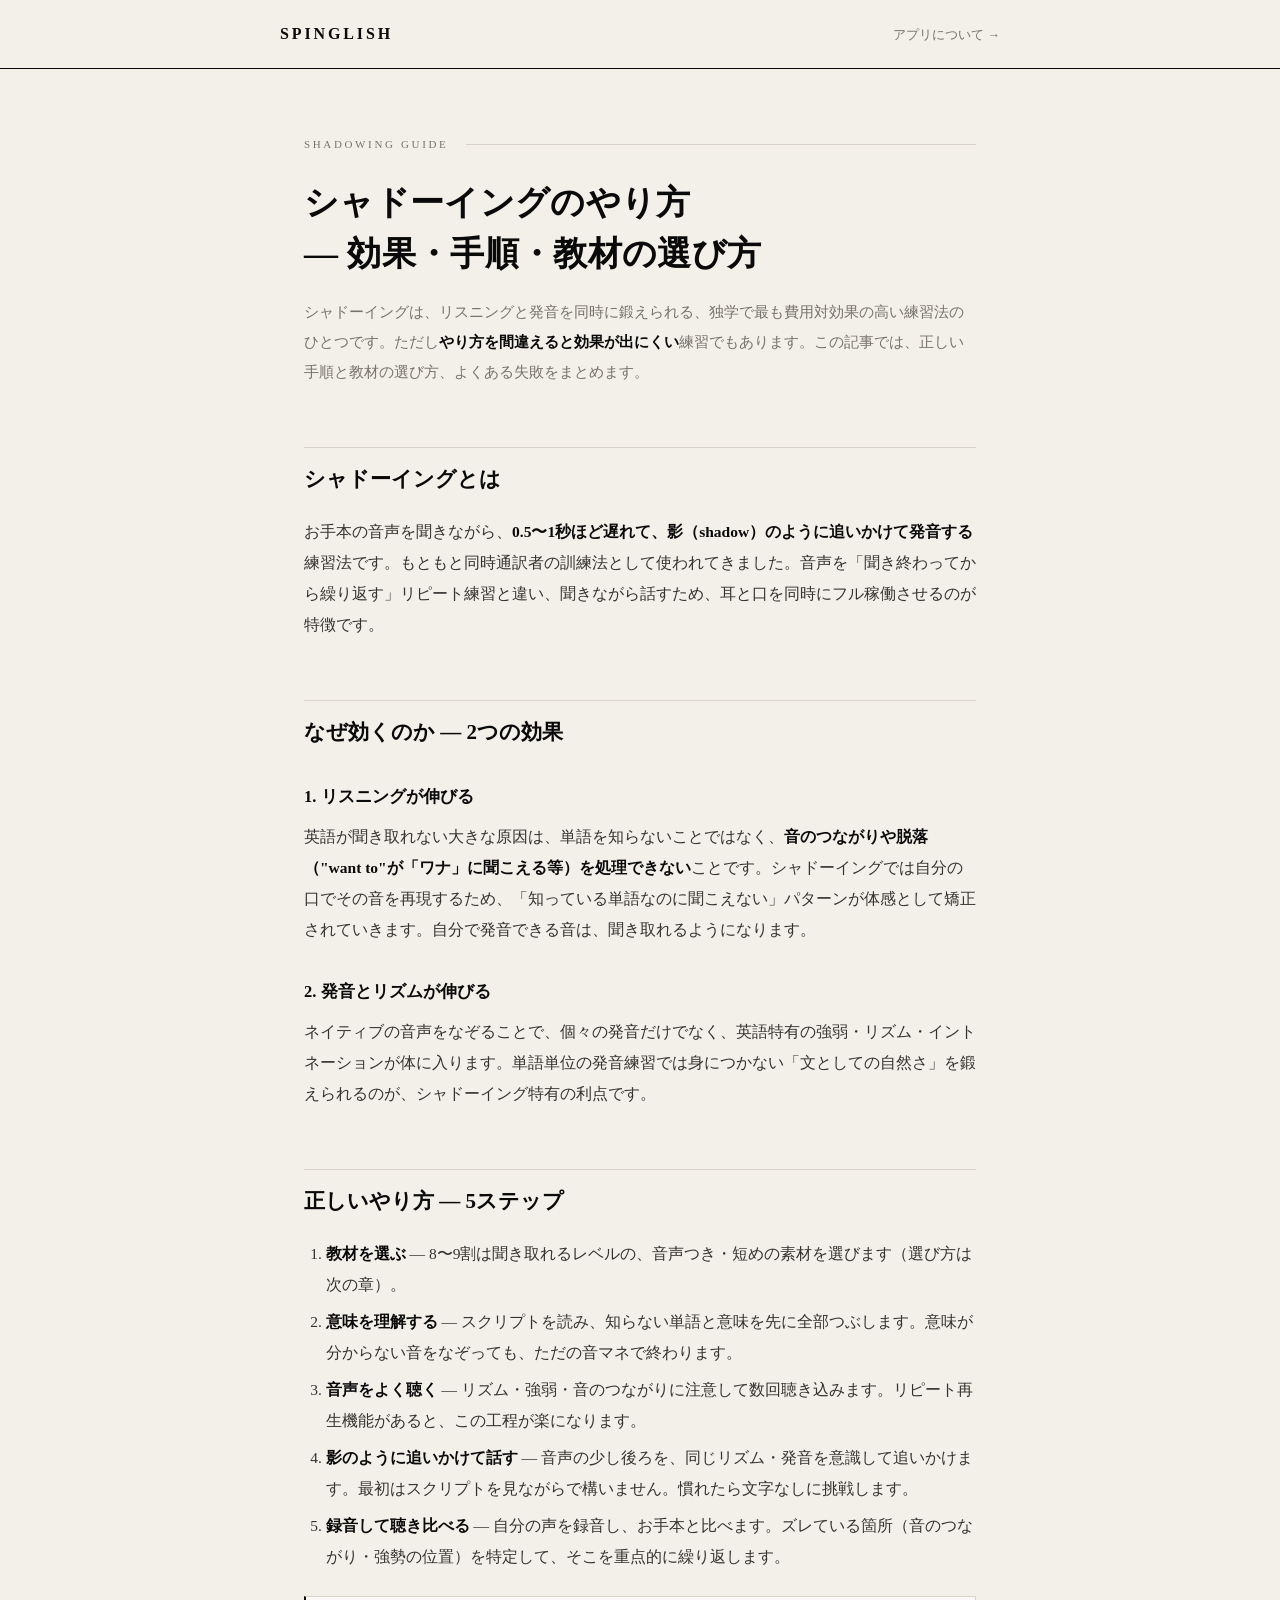
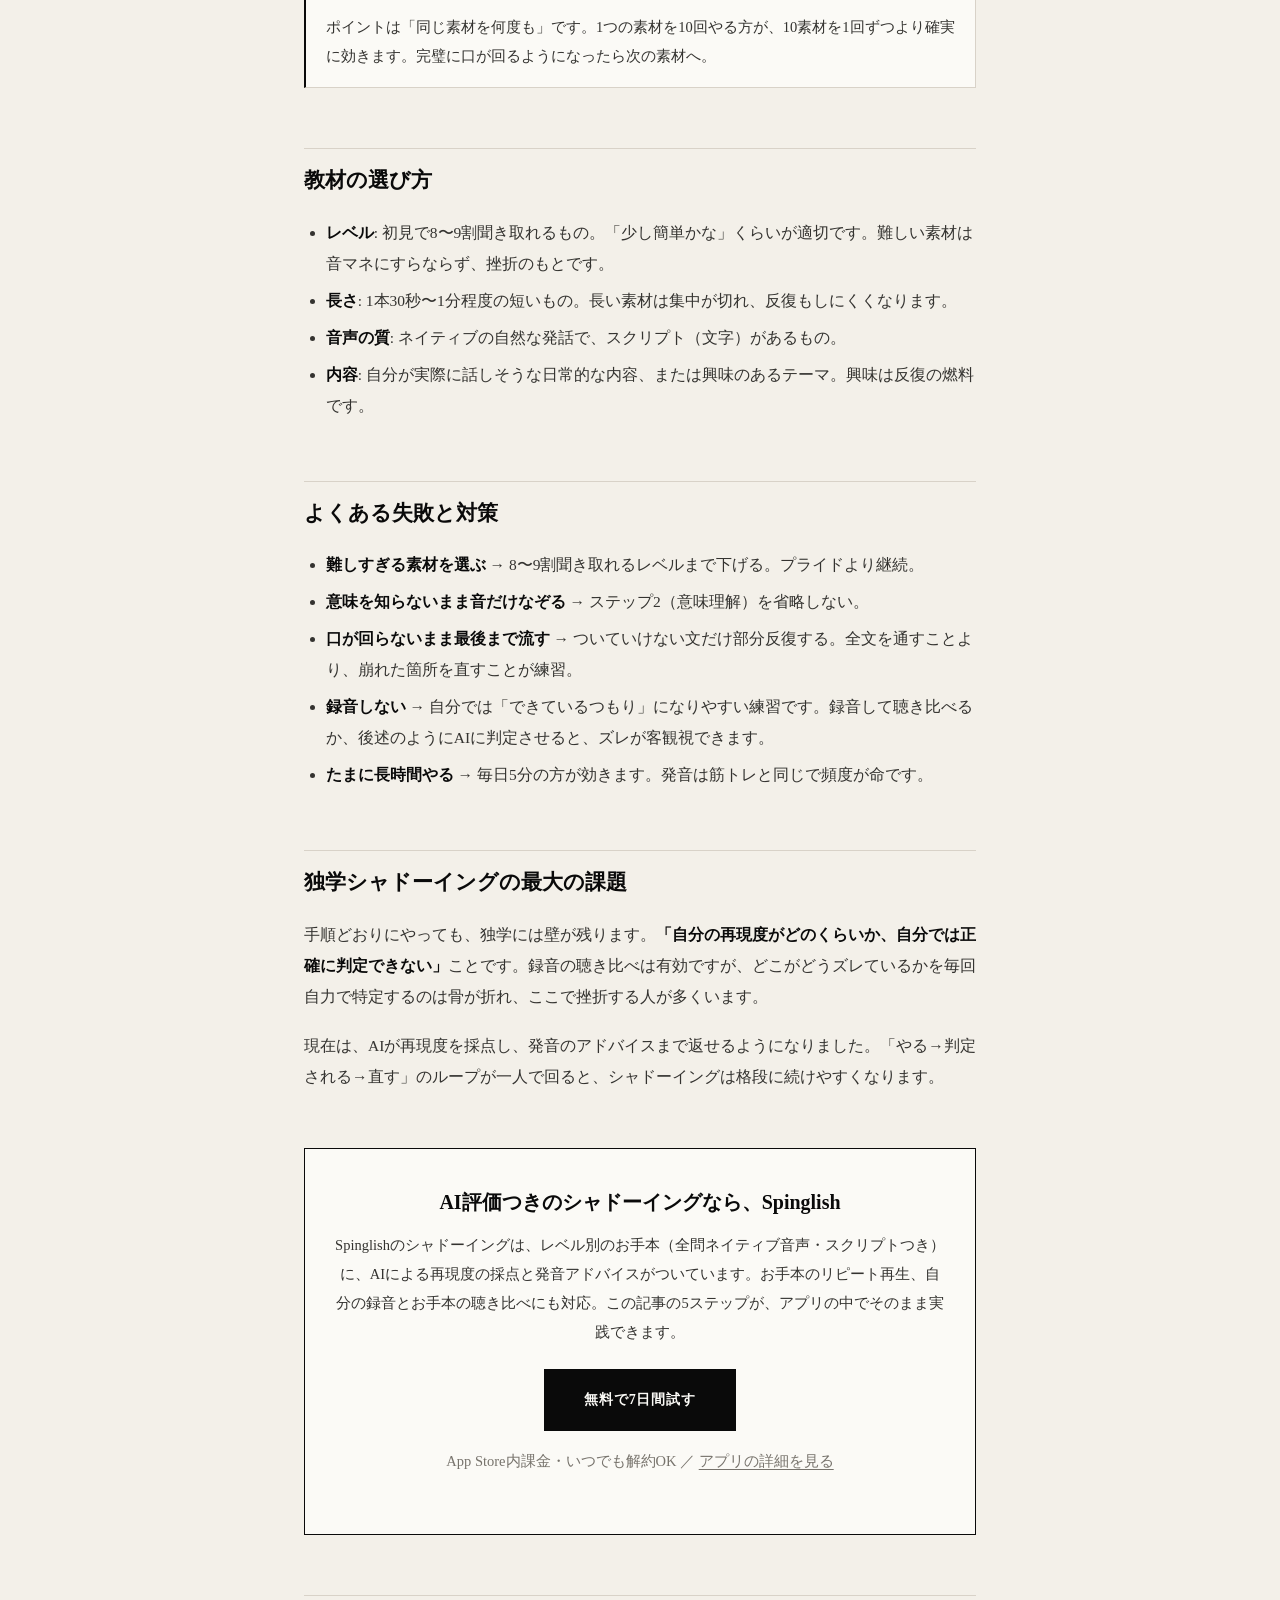
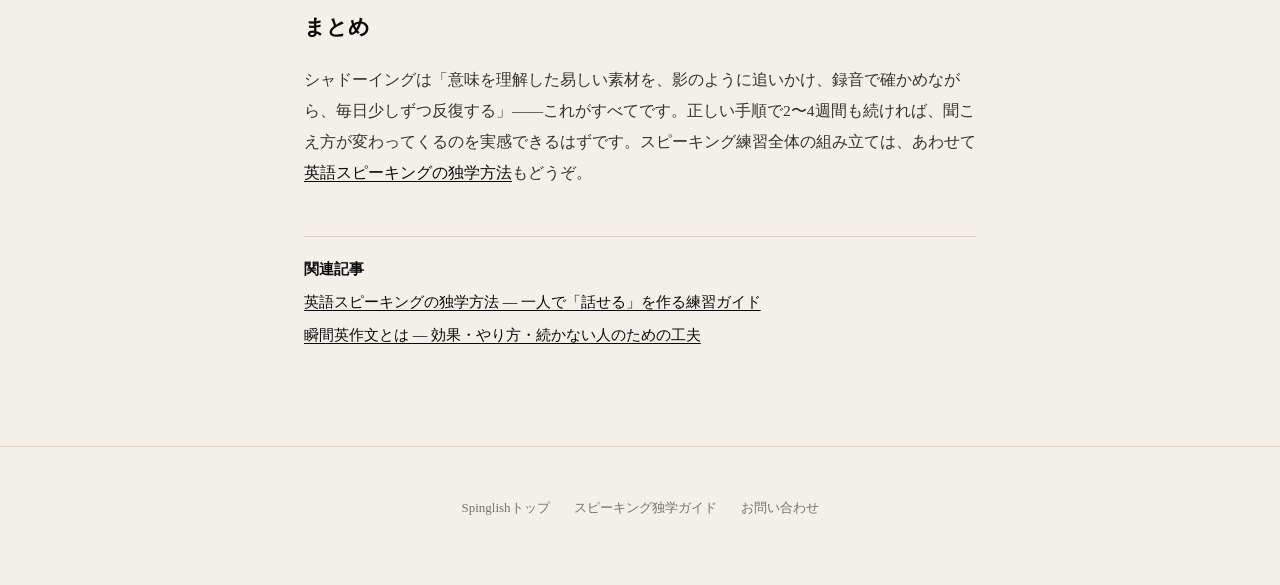
<file: shadowing-guide.html>
<!DOCTYPE html>
<html lang="ja">
<head>
  <meta charset="UTF-8">
  <meta name="viewport" content="width=device-width, initial-scale=1.0">
  <title>シャドーイングのやり方 — 効果・手順・教材の選び方 | Spinglish</title>
  <meta name="description" content="シャドーイングの正しいやり方を5ステップで解説。なぜリスニングと発音に効くのか、教材の選び方、よくある失敗と対策、一人で続けるコツまで。英語学習の独学ガイド。">
  <meta name="robots" content="index,follow">
  <link rel="canonical" href="https://spinglish.jp/shadowing-guide.html">
  <meta property="og:type" content="article">
  <meta property="og:title" content="シャドーイングのやり方 — 効果・手順・教材の選び方">
  <meta property="og:description" content="正しい手順5ステップ・教材の選び方・よくある失敗と対策を解説。">
  <meta property="og:url" content="https://spinglish.jp/shadowing-guide.html">
  <meta property="og:image" content="https://spinglish.jp/og-image.png">
  <link rel="icon" type="image/png" sizes="1024x1024" href="/assets/favicon.png?v=app-d193211c">
  <link rel="apple-touch-icon" href="/assets/favicon.png?v=app-d193211c">
  <!-- Google tag (gtag.js) -->
  <script async src="https://www.googletagmanager.com/gtag/js?id=AW-18096982916"></script>
  <script>
    window.dataLayer = window.dataLayer || [];
    function gtag(){dataLayer.push(arguments);}
    gtag('js', new Date());
    gtag('config', 'AW-18096982916');
  </script>
  <script type="application/ld+json">
  {
    "@context": "https://schema.org",
    "@graph": [
      {
        "@type": "Article",
        "@id": "https://spinglish.jp/shadowing-guide.html#article",
        "headline": "シャドーイングのやり方 — 効果・手順・教材の選び方",
        "description": "シャドーイングの正しいやり方を5ステップで解説。なぜリスニングと発音に効くのか、教材の選び方、よくある失敗と対策、一人で続けるコツまで。",
        "inLanguage": "ja",
        "datePublished": "2026-08-13",
        "dateModified": "2026-08-13",
        "mainEntityOfPage": "https://spinglish.jp/shadowing-guide.html",
        "image": "https://spinglish.jp/og-image.png",
        "author": { "@type": "Organization", "name": "Spinglish", "url": "https://spinglish.jp/" },
        "publisher": {
          "@type": "Organization",
          "name": "Spinglish",
          "url": "https://spinglish.jp/"
        },
        "about": { "@id": "https://spinglish.jp/#app" }
      },
      {
        "@type": "HowTo",
        "name": "シャドーイングの正しいやり方（5ステップ）",
        "step": [
          { "@type": "HowToStep", "position": 1, "name": "教材を選ぶ", "text": "8〜9割は聞き取れるレベルの、音声つき・短めの素材を選ぶ。" },
          { "@type": "HowToStep", "position": 2, "name": "意味を理解する", "text": "スクリプトを読み、単語と意味を先に全部把握する。" },
          { "@type": "HowToStep", "position": 3, "name": "音声をよく聴く", "text": "リズム・強弱・つながる音に注意して数回聴き込む。" },
          { "@type": "HowToStep", "position": 4, "name": "影のように追いかけて話す", "text": "音声の0.5〜1秒後を、同じリズム・発音で追いかけて発話する。最初はスクリプトを見ながらでよい。" },
          { "@type": "HowToStep", "position": 5, "name": "録音して聴き比べる", "text": "自分の声を録音し、お手本と比べてズレた箇所を特定して繰り返す。" }
        ]
      },
      {
        "@type": "BreadcrumbList",
        "itemListElement": [
          { "@type": "ListItem", "position": 1, "name": "Spinglish", "item": "https://spinglish.jp/" },
          { "@type": "ListItem", "position": 2, "name": "シャドーイングのやり方", "item": "https://spinglish.jp/shadowing-guide.html" }
        ]
      }
    ]
  }
  </script>
  <style>
    /* ===== Editorial design tokens（トップページ index.html と同系） ===== */
    * { margin: 0; padding: 0; box-sizing: border-box; }
    :root {
      --paper: #F3F0E9;
      --paper-bright: #FBFAF6;
      --ink: #0A0A0A;
      --graphite: #343330;
      --muted: #77736C;
      --hairline: #D8D2C8;
      --fog: #E8E4DD;
      --gold: #7A6220;
      --display: 'Didot', 'Bodoni Moda', 'Playfair Display', Georgia, 'Hiragino Mincho ProN', serif;
      --mincho: 'Shippori Mincho', 'Hiragino Mincho ProN', 'Yu Mincho', 'YuMincho', serif;
    }
    body {
      font-family: var(--mincho);
      background: var(--paper);
      color: var(--graphite);
      line-height: 2.0;
      -webkit-font-smoothing: antialiased;
      text-rendering: optimizeLegibility;
    }
    a { color: var(--ink); text-decoration: underline; text-underline-offset: 3px; }
    a:hover { opacity: 0.7; }
    ::selection { background: var(--ink); color: var(--paper-bright); }
    a:focus-visible, .btn:focus-visible { outline: 2px solid var(--ink); outline-offset: 3px; }
    .topbar { border-bottom: 1px solid var(--ink); padding: 18px 24px; background: var(--paper); }
    .topbar-inner { max-width: 720px; margin: 0 auto; display: flex; justify-content: space-between; align-items: baseline; }
    .wordmark { font-family: var(--display); font-weight: 700; font-size: 16px; letter-spacing: 0.18em; text-transform: uppercase; color: var(--ink); text-decoration: none; }
    .wordmark:hover { opacity: 1; }
    .topbar-back { font-size: 12.5px; color: var(--muted); text-decoration: none; }
    .topbar-back:hover { color: var(--ink); opacity: 1; }
    .container { max-width: 720px; margin: 0 auto; padding: 64px 24px 96px; }
    .kicker { display: flex; align-items: center; gap: 18px; font-family: var(--display); font-size: 11px; letter-spacing: 0.24em; text-transform: uppercase; color: var(--muted); font-weight: 500; margin-bottom: 22px; }
    .kicker::after { content: ''; flex: 1; height: 1px; background: var(--hairline); }
    h1 { font-family: var(--display); font-size: 34px; font-weight: 700; color: var(--ink); line-height: 1.5; margin-bottom: 18px; letter-spacing: 0.01em; }
    .lead { color: var(--muted); font-size: 15px; margin-bottom: 48px; }
    h2 { font-family: var(--mincho); font-size: 21px; font-weight: 700; color: var(--ink); line-height: 1.7; margin: 60px 0 18px; padding-top: 14px; border-top: 1px solid var(--hairline); }
    h3 { font-family: var(--mincho); font-size: 16.5px; font-weight: 700; color: var(--ink); margin: 30px 0 8px; }
    p { font-size: 15.5px; margin-bottom: 18px; }
    ul, ol { margin: 0 0 18px 1.4em; font-size: 15.5px; }
    li { margin-bottom: 6px; }
    strong { color: var(--ink); }
    .note { background: var(--paper-bright); border: 1px solid var(--hairline); border-left: 2px solid var(--ink); padding: 16px 20px; font-size: 14.5px; margin: 24px 0; }
    .cta-box { background: var(--paper-bright); border: 1px solid var(--ink); padding: 36px 28px; margin: 56px 0 8px; text-align: center; }
    .cta-box h2 { border: none; margin: 0 0 12px; padding: 0; font-size: 20px; }
    .cta-box p { font-size: 14.5px; margin-bottom: 22px; }
    .btn {
      display: inline-flex; align-items: center; justify-content: center;
      font-family: var(--mincho); font-weight: 600;
      background: var(--ink); color: var(--paper-bright);
      padding: 17px 40px; font-size: 14px; letter-spacing: 0.06em;
      border: none; cursor: pointer; text-decoration: none;
    }
    .btn:hover { opacity: 0.86; }
    .cta-note { font-size: 12.5px; color: var(--muted); margin-top: 16px; margin-bottom: 0; }
    .cta-note a { color: var(--muted); }
    .related { border-top: 1px solid var(--hairline); padding-top: 18px; margin-top: 48px; font-size: 14.5px; }
    .related a { display: inline-block; margin-top: 4px; }
    .footer { text-align: center; padding: 48px 24px 64px; border-top: 1px solid var(--hairline); font-size: 13px; color: var(--muted); }
    .footer a { margin: 0 12px; color: var(--muted); text-decoration: none; }
    .footer a:hover { color: var(--ink); opacity: 1; }
  </style>
</head>
<body>
  <div class="topbar"><div class="topbar-inner"><a href="index.html" class="wordmark">Spinglish</a><a href="index.html" class="topbar-back">アプリについて →</a></div></div>
  <div class="container">
    <div class="kicker">Shadowing Guide</div>
    <h1>シャドーイングのやり方<br>— 効果・手順・教材の選び方</h1>
    <p class="lead">シャドーイングは、リスニングと発音を同時に鍛えられる、独学で最も費用対効果の高い練習法のひとつです。ただし<strong>やり方を間違えると効果が出にくい</strong>練習でもあります。この記事では、正しい手順と教材の選び方、よくある失敗をまとめます。</p>

    <h2>シャドーイングとは</h2>
    <p>お手本の音声を聞きながら、<strong>0.5〜1秒ほど遅れて、影（shadow）のように追いかけて発音する</strong>練習法です。もともと同時通訳者の訓練法として使われてきました。音声を「聞き終わってから繰り返す」リピート練習と違い、聞きながら話すため、耳と口を同時にフル稼働させるのが特徴です。</p>

    <h2>なぜ効くのか — 2つの効果</h2>
    <h3>1. リスニングが伸びる</h3>
    <p>英語が聞き取れない大きな原因は、単語を知らないことではなく、<strong>音のつながりや脱落（"want to"が「ワナ」に聞こえる等）を処理できない</strong>ことです。シャドーイングでは自分の口でその音を再現するため、「知っている単語なのに聞こえない」パターンが体感として矯正されていきます。自分で発音できる音は、聞き取れるようになります。</p>
    <h3>2. 発音とリズムが伸びる</h3>
    <p>ネイティブの音声をなぞることで、個々の発音だけでなく、英語特有の強弱・リズム・イントネーションが体に入ります。単語単位の発音練習では身につかない「文としての自然さ」を鍛えられるのが、シャドーイング特有の利点です。</p>

    <h2>正しいやり方 — 5ステップ</h2>
    <ol>
      <li><strong>教材を選ぶ</strong> — 8〜9割は聞き取れるレベルの、音声つき・短めの素材を選びます（選び方は次の章）。</li>
      <li><strong>意味を理解する</strong> — スクリプトを読み、知らない単語と意味を先に全部つぶします。意味が分からない音をなぞっても、ただの音マネで終わります。</li>
      <li><strong>音声をよく聴く</strong> — リズム・強弱・音のつながりに注意して数回聴き込みます。リピート再生機能があると、この工程が楽になります。</li>
      <li><strong>影のように追いかけて話す</strong> — 音声の少し後ろを、同じリズム・発音を意識して追いかけます。最初はスクリプトを見ながらで構いません。慣れたら文字なしに挑戦します。</li>
      <li><strong>録音して聴き比べる</strong> — 自分の声を録音し、お手本と比べます。ズレている箇所（音のつながり・強勢の位置）を特定して、そこを重点的に繰り返します。</li>
    </ol>
    <div class="note">ポイントは「同じ素材を何度も」です。1つの素材を10回やる方が、10素材を1回ずつより確実に効きます。完璧に口が回るようになったら次の素材へ。</div>

    <h2>教材の選び方</h2>
    <ul>
      <li><strong>レベル</strong>: 初見で8〜9割聞き取れるもの。「少し簡単かな」くらいが適切です。難しい素材は音マネにすらならず、挫折のもとです。</li>
      <li><strong>長さ</strong>: 1本30秒〜1分程度の短いもの。長い素材は集中が切れ、反復もしにくくなります。</li>
      <li><strong>音声の質</strong>: ネイティブの自然な発話で、スクリプト（文字）があるもの。</li>
      <li><strong>内容</strong>: 自分が実際に話しそうな日常的な内容、または興味のあるテーマ。興味は反復の燃料です。</li>
    </ul>

    <h2>よくある失敗と対策</h2>
    <ul>
      <li><strong>難しすぎる素材を選ぶ</strong> → 8〜9割聞き取れるレベルまで下げる。プライドより継続。</li>
      <li><strong>意味を知らないまま音だけなぞる</strong> → ステップ2（意味理解）を省略しない。</li>
      <li><strong>口が回らないまま最後まで流す</strong> → ついていけない文だけ部分反復する。全文を通すことより、崩れた箇所を直すことが練習。</li>
      <li><strong>録音しない</strong> → 自分では「できているつもり」になりやすい練習です。録音して聴き比べるか、後述のようにAIに判定させると、ズレが客観視できます。</li>
      <li><strong>たまに長時間やる</strong> → 毎日5分の方が効きます。発音は筋トレと同じで頻度が命です。</li>
    </ul>

    <h2>独学シャドーイングの最大の課題</h2>
    <p>手順どおりにやっても、独学には壁が残ります。<strong>「自分の再現度がどのくらいか、自分では正確に判定できない」</strong>ことです。録音の聴き比べは有効ですが、どこがどうズレているかを毎回自力で特定するのは骨が折れ、ここで挫折する人が多くいます。</p>
    <p>現在は、AIが再現度を採点し、発音のアドバイスまで返せるようになりました。「やる→判定される→直す」のループが一人で回ると、シャドーイングは格段に続けやすくなります。</p>

    <div class="cta-box">
      <h2>AI評価つきのシャドーイングなら、Spinglish</h2>
      <p>Spinglishのシャドーイングは、レベル別のお手本（全問ネイティブ音声・スクリプトつき）に、AIによる再現度の採点と発音アドバイスがついています。お手本のリピート再生、自分の録音とお手本の聴き比べにも対応。この記事の5ステップが、アプリの中でそのまま実践できます。</p>
      <a href="https://apps.apple.com/app/spinglish/id6761403115" onclick="return gtag_report_conversion('https://apps.apple.com/app/spinglish/id6761403115');" class="btn">無料で7日間試す</a>
      <p class="cta-note">App Store内課金・いつでも解約OK ／ <a href="index.html">アプリの詳細を見る</a></p>
    </div>

    <h2>まとめ</h2>
    <p>シャドーイングは「意味を理解した易しい素材を、影のように追いかけ、録音で確かめながら、毎日少しずつ反復する」——これがすべてです。正しい手順で2〜4週間も続ければ、聞こえ方が変わってくるのを実感できるはずです。スピーキング練習全体の組み立ては、あわせて<a href="speaking-guide.html">英語スピーキングの独学方法</a>もどうぞ。</p>

    <div class="related"><strong>関連記事</strong><br><a href="speaking-guide.html">英語スピーキングの独学方法 — 一人で「話せる」を作る練習ガイド</a><br><a href="shunkan-eisakubun-guide.html">瞬間英作文とは — 効果・やり方・続かない人のための工夫</a></div>
  </div>
  <div class="footer">
    <a href="index.html">Spinglishトップ</a><a href="speaking-guide.html">スピーキング独学ガイド</a><a href="contact.html">お問い合わせ</a>
  </div>
  <script>
    function gtag_report_conversion(url) {
      var fired = false;
      var callback = function () {
        if (fired) return;
        fired = true;
        if (typeof(url) != 'undefined') {
          window.location = url;
        }
      };
      gtag('event', 'conversion', {
          'send_to': 'AW-18096982916/DNqaCIPZn54cEISXqLVD',
          'event_callback': callback
      });
      // 広告ブロッカー等で gtag.js が読み込まれない場合でも確実に遷移させるフォールバック
      setTimeout(callback, 800);
      return false;
    }
  </script>
</body>
</html>
</file>
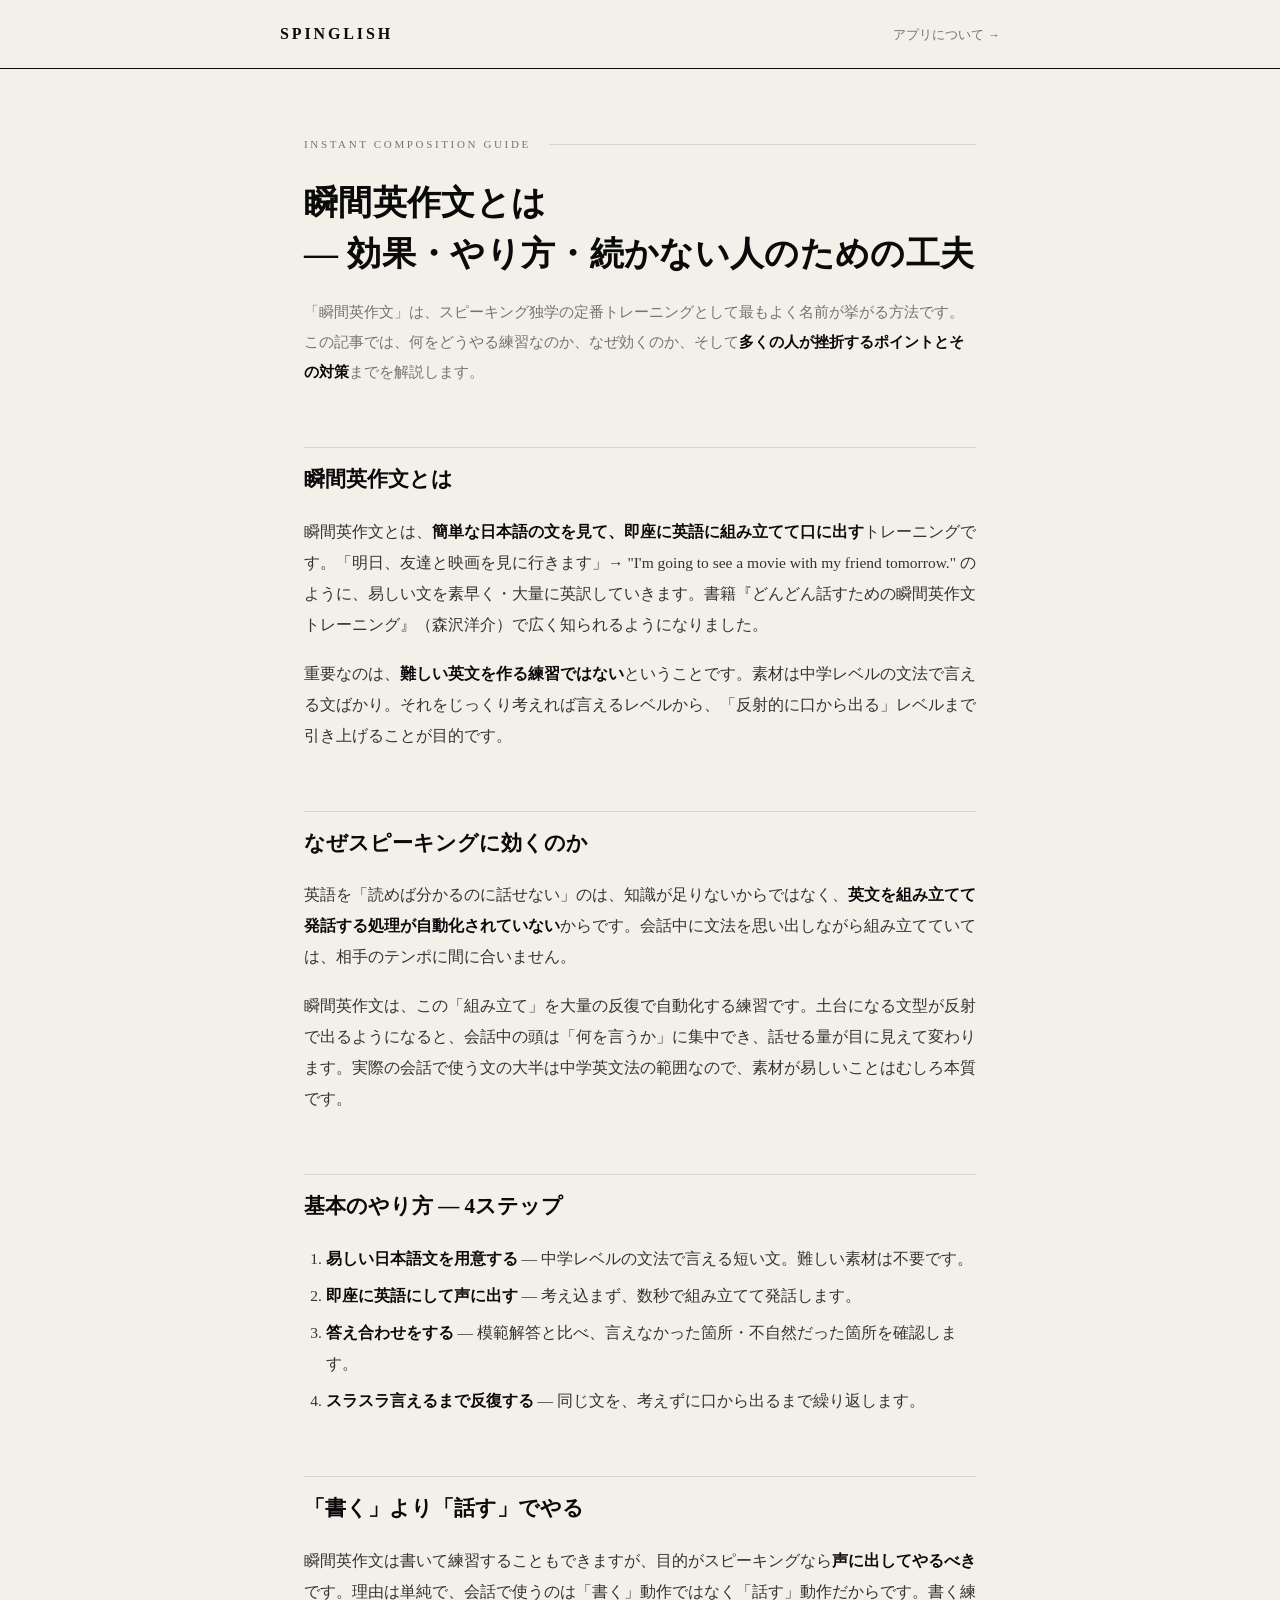
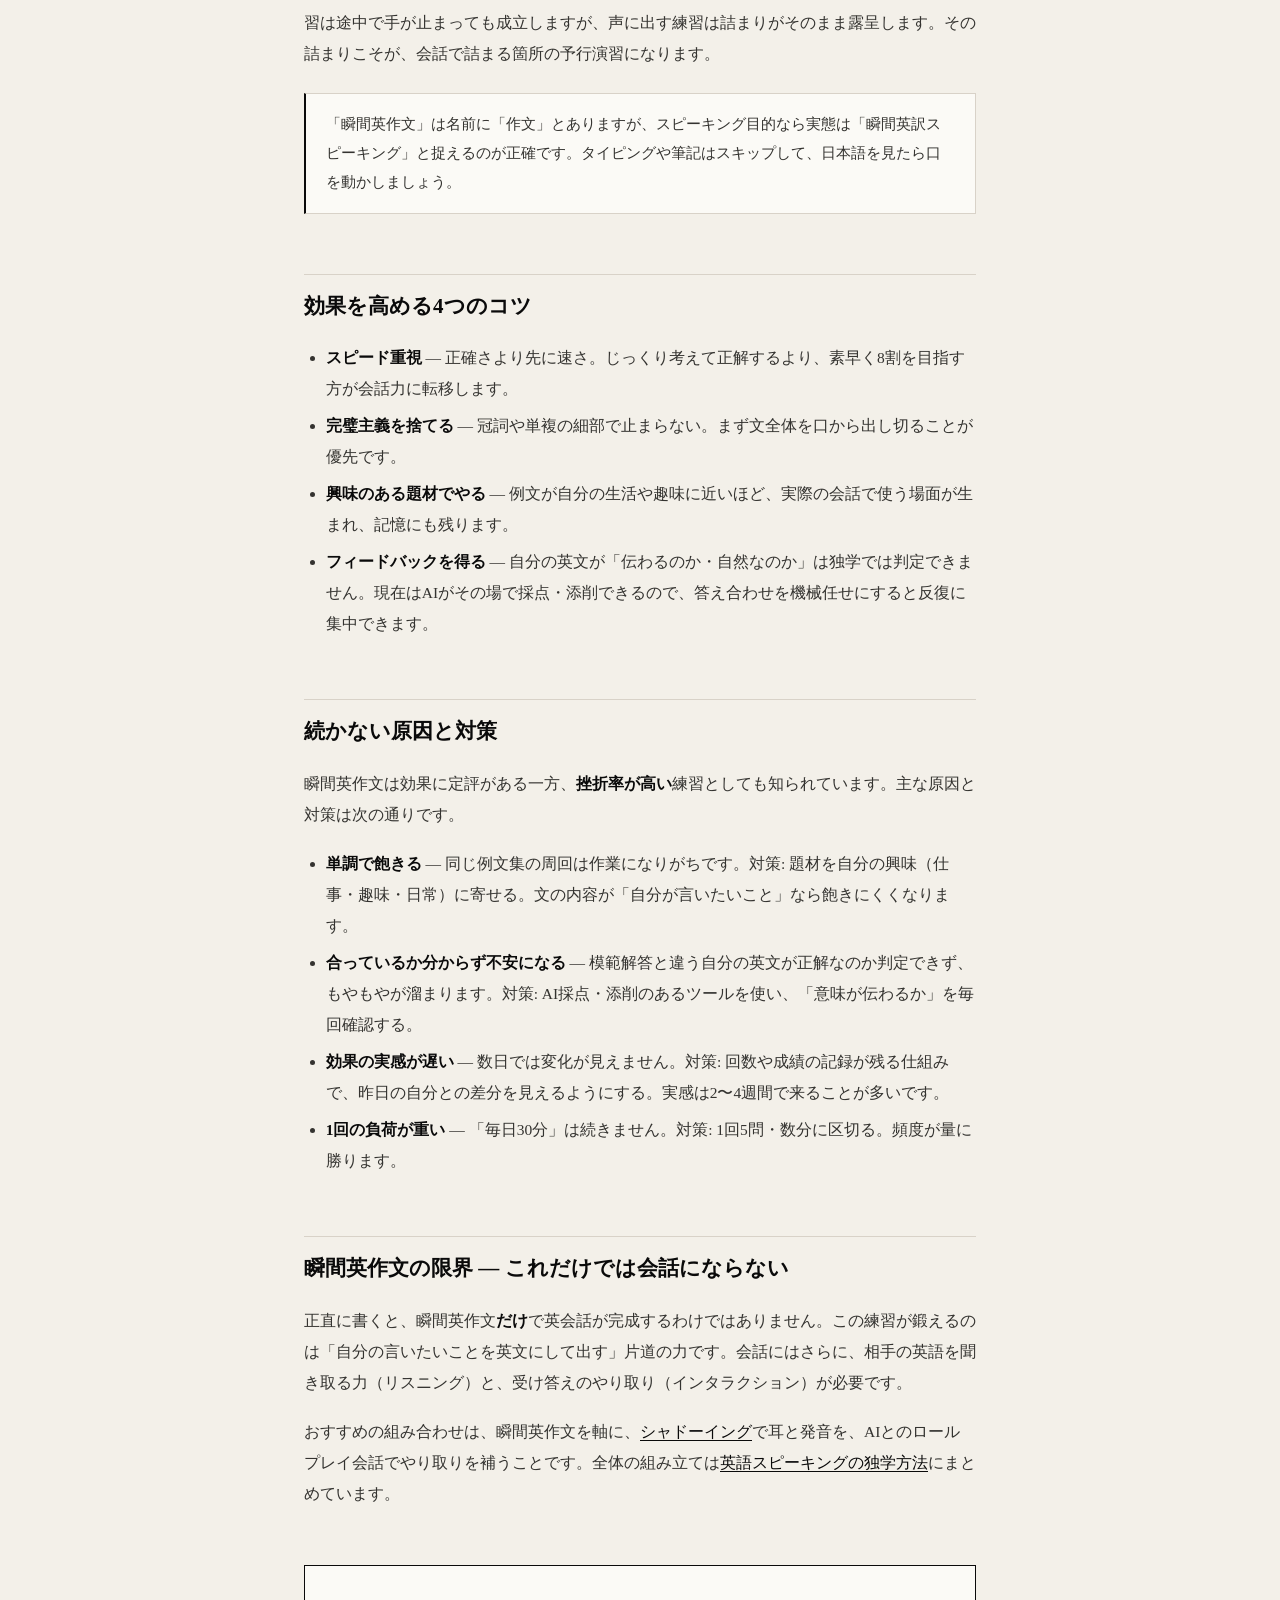
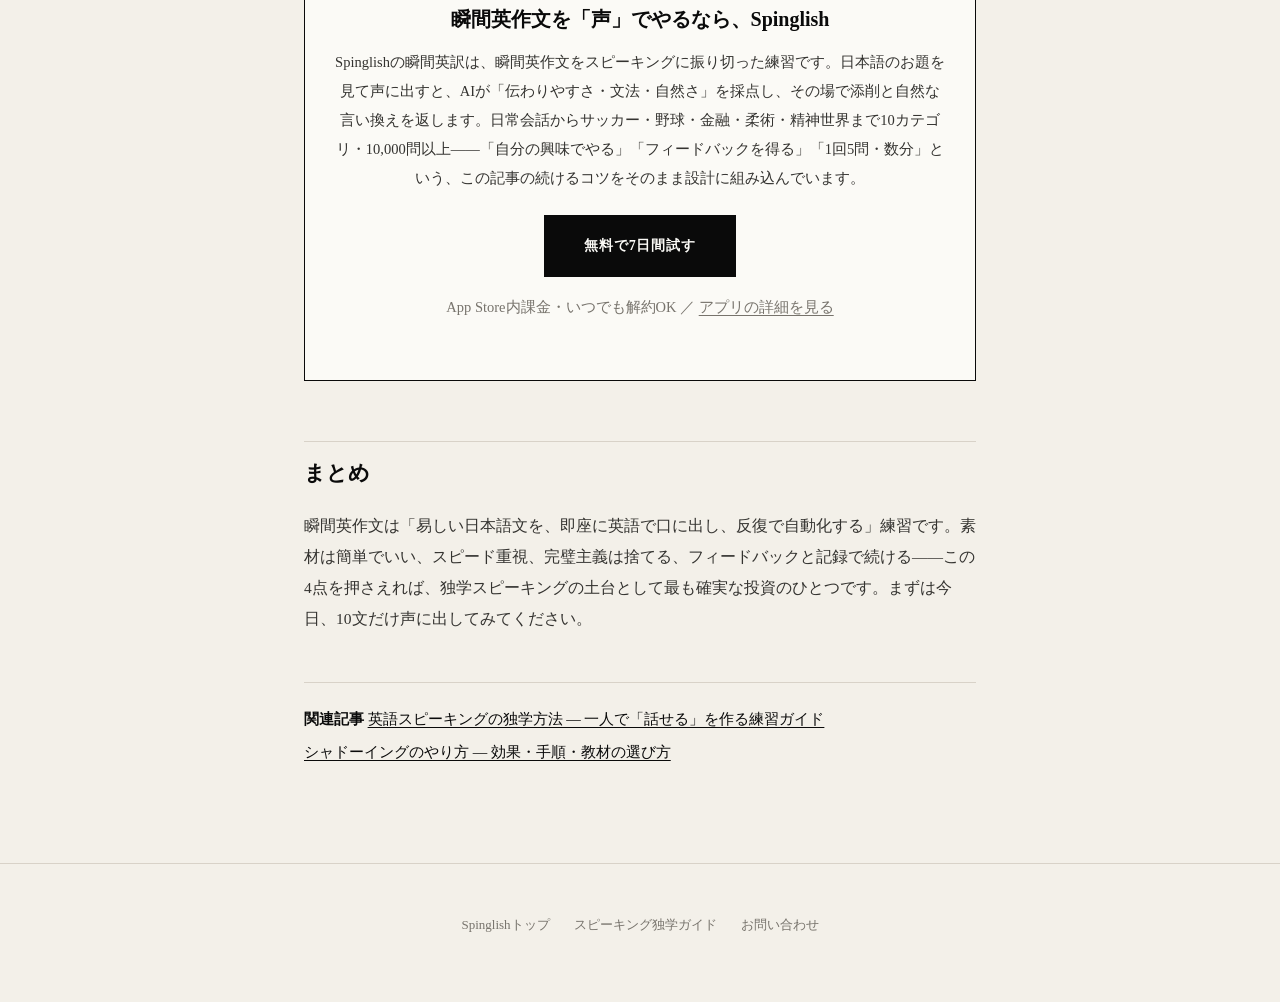
<file: shunkan-eisakubun-guide.html>
<!DOCTYPE html>
<html lang="ja">
<head>
  <meta charset="UTF-8">
  <meta name="viewport" content="width=device-width, initial-scale=1.0">
  <title>瞬間英作文とは — 効果・やり方・続かない人のための工夫 | Spinglish</title>
  <meta name="description" content="瞬間英作文とは何か、なぜスピーキングに効くのかを解説。基本のやり方、「書く」より「話す」でやるべき理由、効果を高めるコツ、続かない原因と対策、方法の限界までまとめた独学ガイド。">
  <meta name="robots" content="index,follow">
  <link rel="canonical" href="https://spinglish.jp/shunkan-eisakubun-guide.html">
  <meta property="og:type" content="article">
  <meta property="og:title" content="瞬間英作文とは — 効果・やり方・続かない人のための工夫">
  <meta property="og:description" content="なぜ効くのか・正しいやり方・続かない原因と対策・方法の限界まで正直に解説。">
  <meta property="og:url" content="https://spinglish.jp/shunkan-eisakubun-guide.html">
  <meta property="og:image" content="https://spinglish.jp/og-image.png">
  <link rel="icon" type="image/png" sizes="1024x1024" href="/assets/favicon.png?v=app-d193211c">
  <link rel="apple-touch-icon" href="/assets/favicon.png?v=app-d193211c">
  <!-- Google tag (gtag.js) -->
  <script async src="https://www.googletagmanager.com/gtag/js?id=AW-18096982916"></script>
  <script>
    window.dataLayer = window.dataLayer || [];
    function gtag(){dataLayer.push(arguments);}
    gtag('js', new Date());
    gtag('config', 'AW-18096982916');
  </script>
  <script type="application/ld+json">
  {
    "@context": "https://schema.org",
    "@graph": [
      {
        "@type": "Article",
        "@id": "https://spinglish.jp/shunkan-eisakubun-guide.html#article",
        "headline": "瞬間英作文とは — 効果・やり方・続かない人のための工夫",
        "description": "瞬間英作文とは何か、なぜスピーキングに効くのか。基本のやり方、音声でやるべき理由、効果を高めるコツ、続かない原因と対策、方法の限界までまとめた独学ガイド。",
        "inLanguage": "ja",
        "datePublished": "2026-08-13",
        "dateModified": "2026-08-13",
        "mainEntityOfPage": "https://spinglish.jp/shunkan-eisakubun-guide.html",
        "image": "https://spinglish.jp/og-image.png",
        "author": { "@type": "Organization", "name": "Spinglish", "url": "https://spinglish.jp/" },
        "publisher": {
          "@type": "Organization",
          "name": "Spinglish",
          "url": "https://spinglish.jp/"
        },
        "about": { "@id": "https://spinglish.jp/#app" }
      },
      {
        "@type": "HowTo",
        "name": "瞬間英作文の基本のやり方（4ステップ）",
        "step": [
          { "@type": "HowToStep", "position": 1, "name": "易しい日本語文を用意する", "text": "中学レベルの文法で言える、短い日本語文を素材にする。" },
          { "@type": "HowToStep", "position": 2, "name": "即座に英語にして声に出す", "text": "考え込まず、数秒以内に英文を組み立てて発話する。書かずに話すのがポイント。" },
          { "@type": "HowToStep", "position": 3, "name": "答え合わせをする", "text": "模範解答や添削と比べ、言えなかった箇所・不自然な箇所を確認する。" },
          { "@type": "HowToStep", "position": 4, "name": "スラスラ言えるまで反復する", "text": "同じ文を、考えずに口から出るまで繰り返す。量とスピードを重視する。" }
        ]
      },
      {
        "@type": "BreadcrumbList",
        "itemListElement": [
          { "@type": "ListItem", "position": 1, "name": "Spinglish", "item": "https://spinglish.jp/" },
          { "@type": "ListItem", "position": 2, "name": "瞬間英作文とは", "item": "https://spinglish.jp/shunkan-eisakubun-guide.html" }
        ]
      }
    ]
  }
  </script>
  <style>
    /* ===== Editorial design tokens（トップページ index.html と同系） ===== */
    * { margin: 0; padding: 0; box-sizing: border-box; }
    :root {
      --paper: #F3F0E9;
      --paper-bright: #FBFAF6;
      --ink: #0A0A0A;
      --graphite: #343330;
      --muted: #77736C;
      --hairline: #D8D2C8;
      --fog: #E8E4DD;
      --gold: #7A6220;
      --display: 'Didot', 'Bodoni Moda', 'Playfair Display', Georgia, 'Hiragino Mincho ProN', serif;
      --mincho: 'Shippori Mincho', 'Hiragino Mincho ProN', 'Yu Mincho', 'YuMincho', serif;
    }
    body {
      font-family: var(--mincho);
      background: var(--paper);
      color: var(--graphite);
      line-height: 2.0;
      -webkit-font-smoothing: antialiased;
      text-rendering: optimizeLegibility;
    }
    a { color: var(--ink); text-decoration: underline; text-underline-offset: 3px; }
    a:hover { opacity: 0.7; }
    ::selection { background: var(--ink); color: var(--paper-bright); }
    a:focus-visible, .btn:focus-visible { outline: 2px solid var(--ink); outline-offset: 3px; }
    .topbar { border-bottom: 1px solid var(--ink); padding: 18px 24px; background: var(--paper); }
    .topbar-inner { max-width: 720px; margin: 0 auto; display: flex; justify-content: space-between; align-items: baseline; }
    .wordmark { font-family: var(--display); font-weight: 700; font-size: 16px; letter-spacing: 0.18em; text-transform: uppercase; color: var(--ink); text-decoration: none; }
    .wordmark:hover { opacity: 1; }
    .topbar-back { font-size: 12.5px; color: var(--muted); text-decoration: none; }
    .topbar-back:hover { color: var(--ink); opacity: 1; }
    .container { max-width: 720px; margin: 0 auto; padding: 64px 24px 96px; }
    .kicker { display: flex; align-items: center; gap: 18px; font-family: var(--display); font-size: 11px; letter-spacing: 0.24em; text-transform: uppercase; color: var(--muted); font-weight: 500; margin-bottom: 22px; }
    .kicker::after { content: ''; flex: 1; height: 1px; background: var(--hairline); }
    h1 { font-family: var(--display); font-size: 34px; font-weight: 700; color: var(--ink); line-height: 1.5; margin-bottom: 18px; letter-spacing: 0.01em; }
    .lead { color: var(--muted); font-size: 15px; margin-bottom: 48px; }
    h2 { font-family: var(--mincho); font-size: 21px; font-weight: 700; color: var(--ink); line-height: 1.7; margin: 60px 0 18px; padding-top: 14px; border-top: 1px solid var(--hairline); }
    h3 { font-family: var(--mincho); font-size: 16.5px; font-weight: 700; color: var(--ink); margin: 30px 0 8px; }
    p { font-size: 15.5px; margin-bottom: 18px; }
    ul, ol { margin: 0 0 18px 1.4em; font-size: 15.5px; }
    li { margin-bottom: 6px; }
    strong { color: var(--ink); }
    .note { background: var(--paper-bright); border: 1px solid var(--hairline); border-left: 2px solid var(--ink); padding: 16px 20px; font-size: 14.5px; margin: 24px 0; }
    .cta-box { background: var(--paper-bright); border: 1px solid var(--ink); padding: 36px 28px; margin: 56px 0 8px; text-align: center; }
    .cta-box h2 { border: none; margin: 0 0 12px; padding: 0; font-size: 20px; }
    .cta-box p { font-size: 14.5px; margin-bottom: 22px; }
    .btn {
      display: inline-flex; align-items: center; justify-content: center;
      font-family: var(--mincho); font-weight: 600;
      background: var(--ink); color: var(--paper-bright);
      padding: 17px 40px; font-size: 14px; letter-spacing: 0.06em;
      border: none; cursor: pointer; text-decoration: none;
    }
    .btn:hover { opacity: 0.86; }
    .cta-note { font-size: 12.5px; color: var(--muted); margin-top: 16px; margin-bottom: 0; }
    .cta-note a { color: var(--muted); }
    .related { border-top: 1px solid var(--hairline); padding-top: 18px; margin-top: 48px; font-size: 14.5px; }
    .related a { display: inline-block; margin-top: 4px; }
    .footer { text-align: center; padding: 48px 24px 64px; border-top: 1px solid var(--hairline); font-size: 13px; color: var(--muted); }
    .footer a { margin: 0 12px; color: var(--muted); text-decoration: none; }
    .footer a:hover { color: var(--ink); opacity: 1; }
  </style>
</head>
<body>
  <div class="topbar"><div class="topbar-inner"><a href="index.html" class="wordmark">Spinglish</a><a href="index.html" class="topbar-back">アプリについて →</a></div></div>
  <div class="container">
    <div class="kicker">Instant Composition Guide</div>
    <h1>瞬間英作文とは<br>— 効果・やり方・続かない人のための工夫</h1>
    <p class="lead">「瞬間英作文」は、スピーキング独学の定番トレーニングとして最もよく名前が挙がる方法です。この記事では、何をどうやる練習なのか、なぜ効くのか、そして<strong>多くの人が挫折するポイントとその対策</strong>までを解説します。</p>

    <h2>瞬間英作文とは</h2>
    <p>瞬間英作文とは、<strong>簡単な日本語の文を見て、即座に英語に組み立てて口に出す</strong>トレーニングです。「明日、友達と映画を見に行きます」→ "I'm going to see a movie with my friend tomorrow." のように、易しい文を素早く・大量に英訳していきます。書籍『どんどん話すための瞬間英作文トレーニング』（森沢洋介）で広く知られるようになりました。</p>
    <p>重要なのは、<strong>難しい英文を作る練習ではない</strong>ということです。素材は中学レベルの文法で言える文ばかり。それをじっくり考えれば言えるレベルから、「反射的に口から出る」レベルまで引き上げることが目的です。</p>

    <h2>なぜスピーキングに効くのか</h2>
    <p>英語を「読めば分かるのに話せない」のは、知識が足りないからではなく、<strong>英文を組み立てて発話する処理が自動化されていない</strong>からです。会話中に文法を思い出しながら組み立てていては、相手のテンポに間に合いません。</p>
    <p>瞬間英作文は、この「組み立て」を大量の反復で自動化する練習です。土台になる文型が反射で出るようになると、会話中の頭は「何を言うか」に集中でき、話せる量が目に見えて変わります。実際の会話で使う文の大半は中学英文法の範囲なので、素材が易しいことはむしろ本質です。</p>

    <h2>基本のやり方 — 4ステップ</h2>
    <ol>
      <li><strong>易しい日本語文を用意する</strong> — 中学レベルの文法で言える短い文。難しい素材は不要です。</li>
      <li><strong>即座に英語にして声に出す</strong> — 考え込まず、数秒で組み立てて発話します。</li>
      <li><strong>答え合わせをする</strong> — 模範解答と比べ、言えなかった箇所・不自然だった箇所を確認します。</li>
      <li><strong>スラスラ言えるまで反復する</strong> — 同じ文を、考えずに口から出るまで繰り返します。</li>
    </ol>

    <h2>「書く」より「話す」でやる</h2>
    <p>瞬間英作文は書いて練習することもできますが、目的がスピーキングなら<strong>声に出してやるべき</strong>です。理由は単純で、会話で使うのは「書く」動作ではなく「話す」動作だからです。書く練習は途中で手が止まっても成立しますが、声に出す練習は詰まりがそのまま露呈します。その詰まりこそが、会話で詰まる箇所の予行演習になります。</p>
    <div class="note">「瞬間英作文」は名前に「作文」とありますが、スピーキング目的なら実態は「瞬間英訳スピーキング」と捉えるのが正確です。タイピングや筆記はスキップして、日本語を見たら口を動かしましょう。</div>

    <h2>効果を高める4つのコツ</h2>
    <ul>
      <li><strong>スピード重視</strong> — 正確さより先に速さ。じっくり考えて正解するより、素早く8割を目指す方が会話力に転移します。</li>
      <li><strong>完璧主義を捨てる</strong> — 冠詞や単複の細部で止まらない。まず文全体を口から出し切ることが優先です。</li>
      <li><strong>興味のある題材でやる</strong> — 例文が自分の生活や趣味に近いほど、実際の会話で使う場面が生まれ、記憶にも残ります。</li>
      <li><strong>フィードバックを得る</strong> — 自分の英文が「伝わるのか・自然なのか」は独学では判定できません。現在はAIがその場で採点・添削できるので、答え合わせを機械任せにすると反復に集中できます。</li>
    </ul>

    <h2>続かない原因と対策</h2>
    <p>瞬間英作文は効果に定評がある一方、<strong>挫折率が高い</strong>練習としても知られています。主な原因と対策は次の通りです。</p>
    <ul>
      <li><strong>単調で飽きる</strong> — 同じ例文集の周回は作業になりがちです。対策: 題材を自分の興味（仕事・趣味・日常）に寄せる。文の内容が「自分が言いたいこと」なら飽きにくくなります。</li>
      <li><strong>合っているか分からず不安になる</strong> — 模範解答と違う自分の英文が正解なのか判定できず、もやもやが溜まります。対策: AI採点・添削のあるツールを使い、「意味が伝わるか」を毎回確認する。</li>
      <li><strong>効果の実感が遅い</strong> — 数日では変化が見えません。対策: 回数や成績の記録が残る仕組みで、昨日の自分との差分を見えるようにする。実感は2〜4週間で来ることが多いです。</li>
      <li><strong>1回の負荷が重い</strong> — 「毎日30分」は続きません。対策: 1回5問・数分に区切る。頻度が量に勝ります。</li>
    </ul>

    <h2>瞬間英作文の限界 — これだけでは会話にならない</h2>
    <p>正直に書くと、瞬間英作文<strong>だけ</strong>で英会話が完成するわけではありません。この練習が鍛えるのは「自分の言いたいことを英文にして出す」片道の力です。会話にはさらに、相手の英語を聞き取る力（リスニング）と、受け答えのやり取り（インタラクション）が必要です。</p>
    <p>おすすめの組み合わせは、瞬間英作文を軸に、<a href="shadowing-guide.html">シャドーイング</a>で耳と発音を、AIとのロールプレイ会話でやり取りを補うことです。全体の組み立ては<a href="speaking-guide.html">英語スピーキングの独学方法</a>にまとめています。</p>

    <div class="cta-box">
      <h2>瞬間英作文を「声」でやるなら、Spinglish</h2>
      <p>Spinglishの瞬間英訳は、瞬間英作文をスピーキングに振り切った練習です。日本語のお題を見て声に出すと、AIが「伝わりやすさ・文法・自然さ」を採点し、その場で添削と自然な言い換えを返します。日常会話からサッカー・野球・金融・柔術・精神世界まで10カテゴリ・10,000問以上——「自分の興味でやる」「フィードバックを得る」「1回5問・数分」という、この記事の続けるコツをそのまま設計に組み込んでいます。</p>
      <a href="https://apps.apple.com/app/spinglish/id6761403115" onclick="return gtag_report_conversion('https://apps.apple.com/app/spinglish/id6761403115');" class="btn">無料で7日間試す</a>
      <p class="cta-note">App Store内課金・いつでも解約OK ／ <a href="index.html">アプリの詳細を見る</a></p>
    </div>

    <h2>まとめ</h2>
    <p>瞬間英作文は「易しい日本語文を、即座に英語で口に出し、反復で自動化する」練習です。素材は簡単でいい、スピード重視、完璧主義は捨てる、フィードバックと記録で続ける——この4点を押さえれば、独学スピーキングの土台として最も確実な投資のひとつです。まずは今日、10文だけ声に出してみてください。</p>

    <div class="related"><strong>関連記事</strong>
      <a href="speaking-guide.html">英語スピーキングの独学方法 — 一人で「話せる」を作る練習ガイド</a>
      <a href="shadowing-guide.html">シャドーイングのやり方 — 効果・手順・教材の選び方</a>
    </div>
  </div>
  <div class="footer">
    <a href="index.html">Spinglishトップ</a><a href="speaking-guide.html">スピーキング独学ガイド</a><a href="contact.html">お問い合わせ</a>
  </div>
  <script>
    function gtag_report_conversion(url) {
      var fired = false;
      var callback = function () {
        if (fired) return;
        fired = true;
        if (typeof(url) != 'undefined') {
          window.location = url;
        }
      };
      gtag('event', 'conversion', {
          'send_to': 'AW-18096982916/DNqaCIPZn54cEISXqLVD',
          'event_callback': callback
      });
      // 広告ブロッカー等で gtag.js が読み込まれない場合でも確実に遷移させるフォールバック
      setTimeout(callback, 800);
      return false;
    }
  </script>
</body>
</html>
</file>
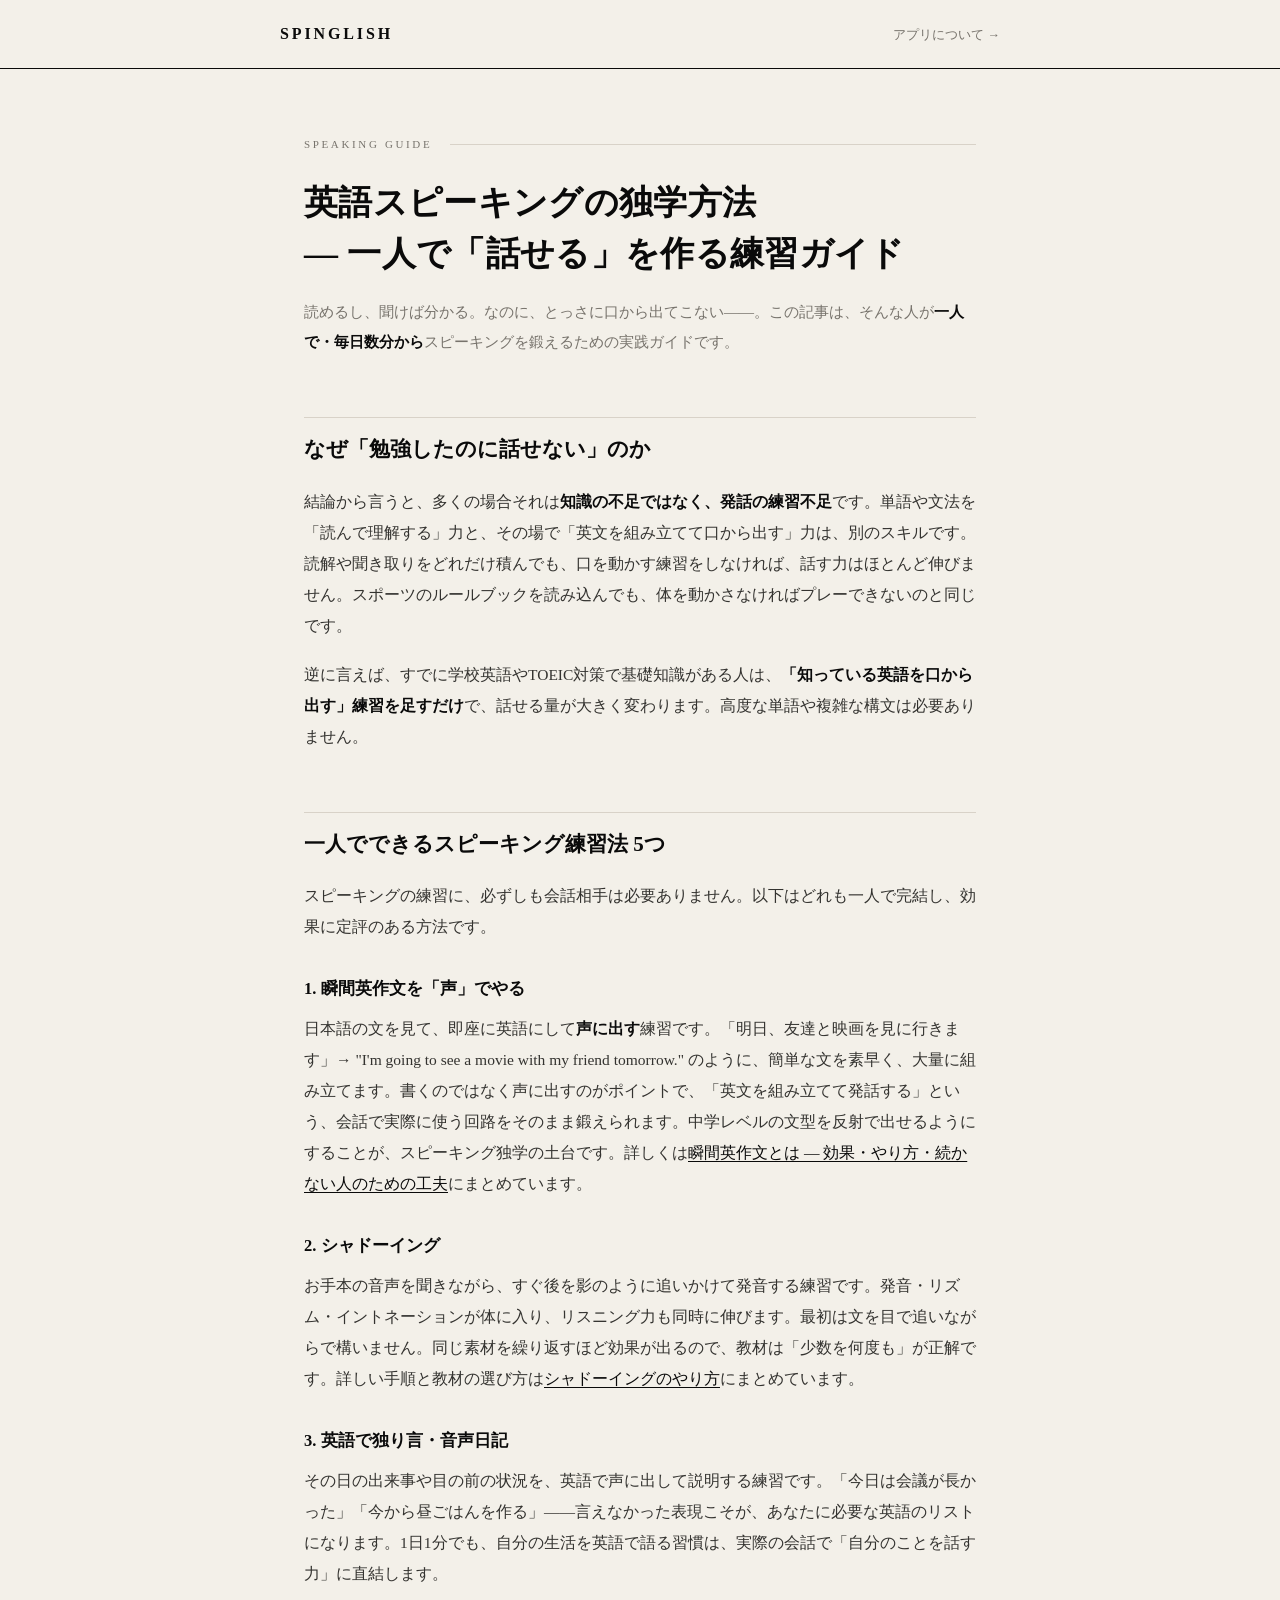
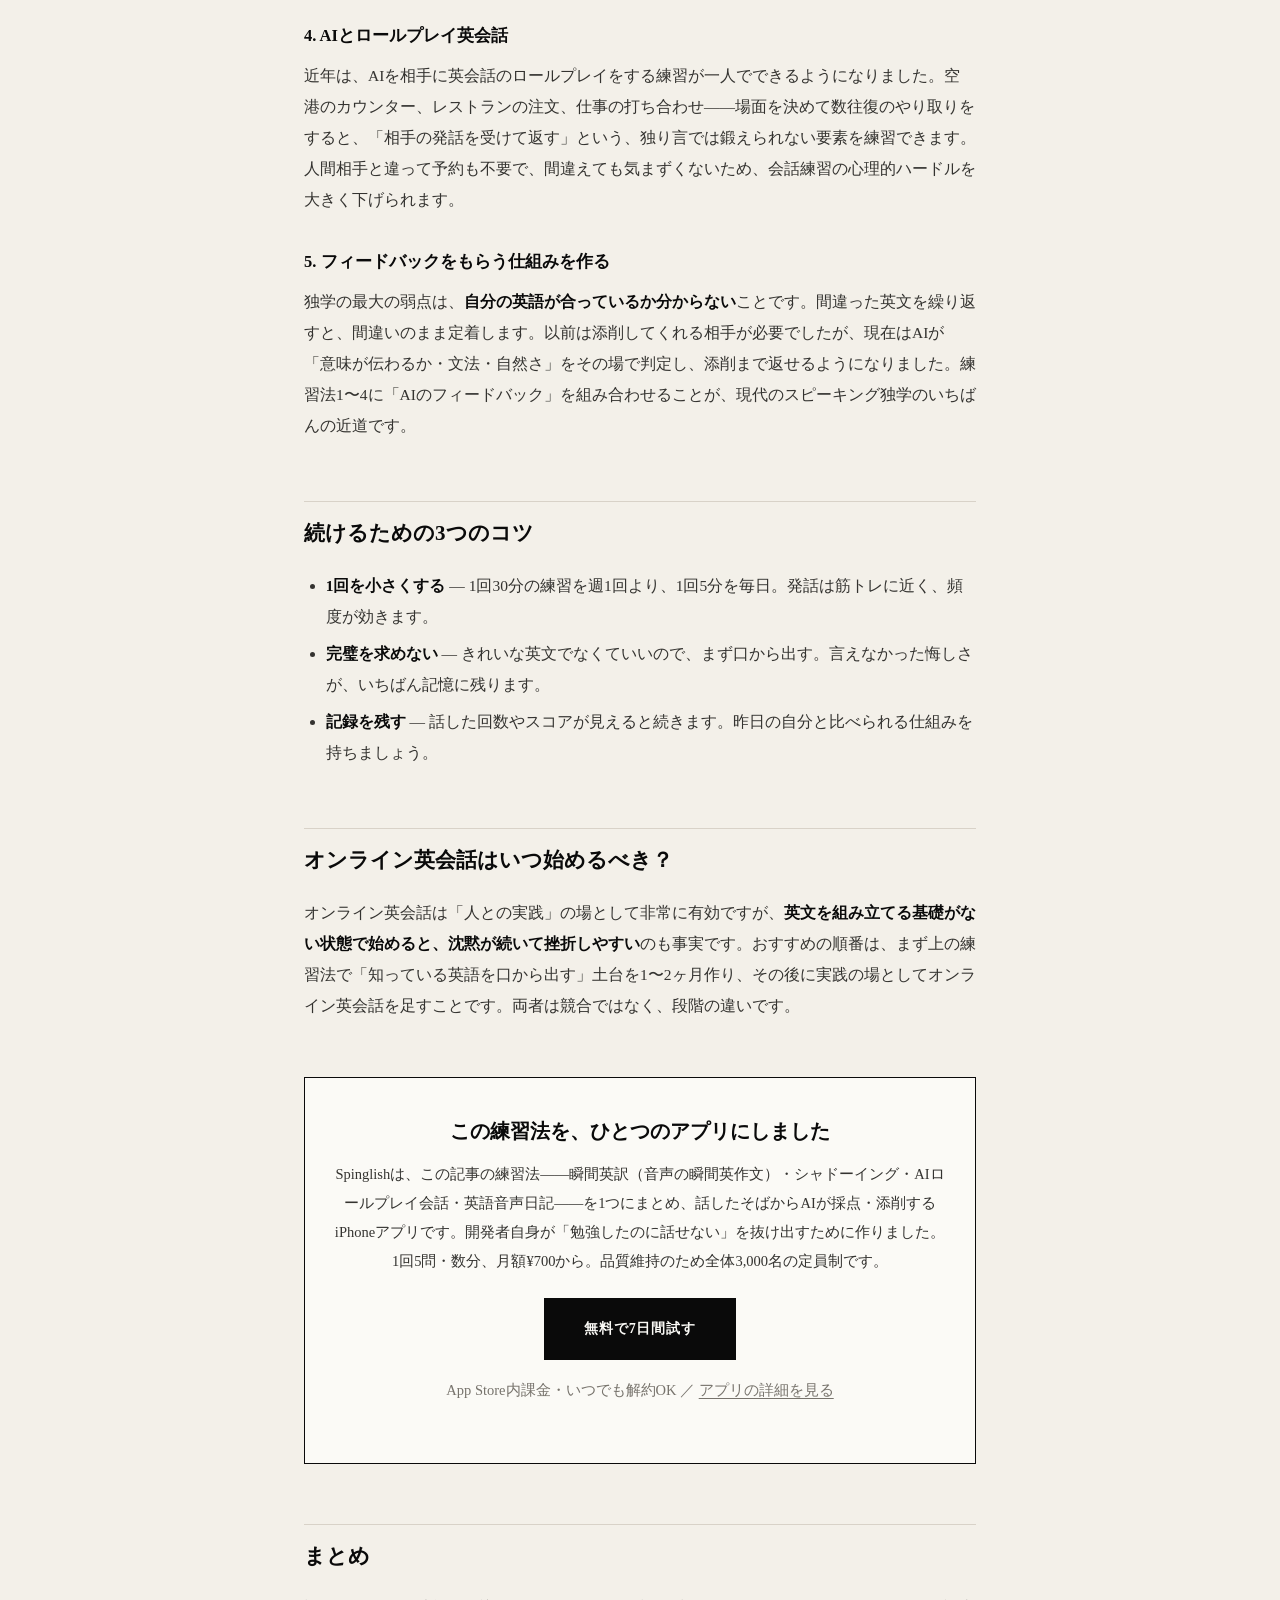
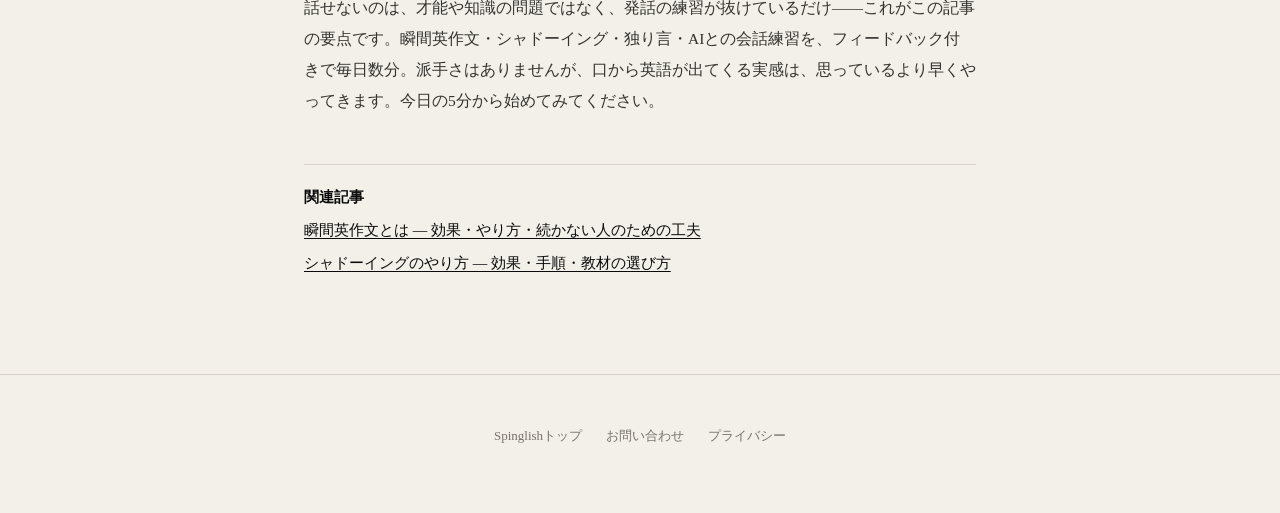
<file: speaking-guide.html>
<!DOCTYPE html>
<html lang="ja">
<head>
  <meta charset="UTF-8">
  <meta name="viewport" content="width=device-width, initial-scale=1.0">
  <title>英語スピーキングの独学方法 — 一人で「話せる」を作る練習ガイド | Spinglish</title>
  <meta name="description" content="英語を勉強したのに話せないのはなぜか。一人でできるスピーキング練習法（瞬間英作文・シャドーイング・独り言/音声日記・AIロールプレイ会話）と、フィードバックの得方・続け方を解説する独学ガイド。">
  <meta name="robots" content="index,follow">
  <link rel="canonical" href="https://spinglish.jp/speaking-guide.html">
  <meta property="og:type" content="article">
  <meta property="og:title" content="英語スピーキングの独学方法 — 一人で「話せる」を作る練習ガイド">
  <meta property="og:description" content="なぜ勉強しても話せないのか。一人でできる練習法5つと続け方を解説。">
  <meta property="og:url" content="https://spinglish.jp/speaking-guide.html">
  <meta property="og:image" content="https://spinglish.jp/og-image.png">
  <link rel="icon" type="image/png" sizes="1024x1024" href="/assets/favicon.png?v=app-d193211c">
  <link rel="apple-touch-icon" href="/assets/favicon.png?v=app-d193211c">
  <!-- Google tag (gtag.js) -->
  <script async src="https://www.googletagmanager.com/gtag/js?id=AW-18096982916"></script>
  <script>
    window.dataLayer = window.dataLayer || [];
    function gtag(){dataLayer.push(arguments);}
    gtag('js', new Date());
    gtag('config', 'AW-18096982916');
  </script>
  <script type="application/ld+json">
  {
    "@context": "https://schema.org",
    "@graph": [
      {
        "@type": "Article",
        "@id": "https://spinglish.jp/speaking-guide.html#article",
        "headline": "英語スピーキングの独学方法 — 一人で「話せる」を作る練習ガイド",
        "description": "英語を勉強したのに話せない理由と、一人でできるスピーキング練習法（瞬間英作文・シャドーイング・独り言/音声日記・AIロールプレイ会話）、フィードバックの得方・続け方をまとめた独学ガイド。",
        "inLanguage": "ja",
        "datePublished": "2026-08-13",
        "dateModified": "2026-08-13",
        "mainEntityOfPage": "https://spinglish.jp/speaking-guide.html",
        "image": "https://spinglish.jp/og-image.png",
        "author": { "@type": "Organization", "name": "Spinglish", "url": "https://spinglish.jp/" },
        "publisher": {
          "@type": "Organization",
          "name": "Spinglish",
          "url": "https://spinglish.jp/"
        },
        "about": { "@id": "https://spinglish.jp/#app" }
      },
      {
        "@type": "BreadcrumbList",
        "itemListElement": [
          { "@type": "ListItem", "position": 1, "name": "Spinglish", "item": "https://spinglish.jp/" },
          { "@type": "ListItem", "position": 2, "name": "スピーキング独学ガイド", "item": "https://spinglish.jp/speaking-guide.html" }
        ]
      }
    ]
  }
  </script>
  <style>
    /* ===== Editorial design tokens（トップページ index.html と同系） ===== */
    * { margin: 0; padding: 0; box-sizing: border-box; }
    :root {
      --paper: #F3F0E9;
      --paper-bright: #FBFAF6;
      --ink: #0A0A0A;
      --graphite: #343330;
      --muted: #77736C;
      --hairline: #D8D2C8;
      --fog: #E8E4DD;
      --gold: #7A6220;
      --display: 'Didot', 'Bodoni Moda', 'Playfair Display', Georgia, 'Hiragino Mincho ProN', serif;
      --mincho: 'Shippori Mincho', 'Hiragino Mincho ProN', 'Yu Mincho', 'YuMincho', serif;
    }
    body {
      font-family: var(--mincho);
      background: var(--paper);
      color: var(--graphite);
      line-height: 2.0;
      -webkit-font-smoothing: antialiased;
      text-rendering: optimizeLegibility;
    }
    a { color: var(--ink); text-decoration: underline; text-underline-offset: 3px; }
    a:hover { opacity: 0.7; }
    ::selection { background: var(--ink); color: var(--paper-bright); }
    a:focus-visible, .btn:focus-visible { outline: 2px solid var(--ink); outline-offset: 3px; }
    .topbar { border-bottom: 1px solid var(--ink); padding: 18px 24px; background: var(--paper); }
    .topbar-inner { max-width: 720px; margin: 0 auto; display: flex; justify-content: space-between; align-items: baseline; }
    .wordmark { font-family: var(--display); font-weight: 700; font-size: 16px; letter-spacing: 0.18em; text-transform: uppercase; color: var(--ink); text-decoration: none; }
    .wordmark:hover { opacity: 1; }
    .topbar-back { font-size: 12.5px; color: var(--muted); text-decoration: none; }
    .topbar-back:hover { color: var(--ink); opacity: 1; }
    .container { max-width: 720px; margin: 0 auto; padding: 64px 24px 96px; }
    .kicker { display: flex; align-items: center; gap: 18px; font-family: var(--display); font-size: 11px; letter-spacing: 0.24em; text-transform: uppercase; color: var(--muted); font-weight: 500; margin-bottom: 22px; }
    .kicker::after { content: ''; flex: 1; height: 1px; background: var(--hairline); }
    h1 { font-family: var(--display); font-size: 34px; font-weight: 700; color: var(--ink); line-height: 1.5; margin-bottom: 18px; letter-spacing: 0.01em; }
    .lead { color: var(--muted); font-size: 15px; margin-bottom: 48px; }
    h2 { font-family: var(--mincho); font-size: 21px; font-weight: 700; color: var(--ink); line-height: 1.7; margin: 60px 0 18px; padding-top: 14px; border-top: 1px solid var(--hairline); }
    h3 { font-family: var(--mincho); font-size: 16.5px; font-weight: 700; color: var(--ink); margin: 30px 0 8px; }
    p { font-size: 15.5px; margin-bottom: 18px; }
    ul, ol { margin: 0 0 18px 1.4em; font-size: 15.5px; }
    li { margin-bottom: 6px; }
    strong { color: var(--ink); }
    .note { background: var(--paper-bright); border: 1px solid var(--hairline); border-left: 2px solid var(--ink); padding: 16px 20px; font-size: 14.5px; margin: 24px 0; }
    .cta-box { background: var(--paper-bright); border: 1px solid var(--ink); padding: 36px 28px; margin: 56px 0 8px; text-align: center; }
    .cta-box h2 { border: none; margin: 0 0 12px; padding: 0; font-size: 20px; }
    .cta-box p { font-size: 14.5px; margin-bottom: 22px; }
    .btn {
      display: inline-flex; align-items: center; justify-content: center;
      font-family: var(--mincho); font-weight: 600;
      background: var(--ink); color: var(--paper-bright);
      padding: 17px 40px; font-size: 14px; letter-spacing: 0.06em;
      border: none; cursor: pointer; text-decoration: none;
    }
    .btn:hover { opacity: 0.86; }
    .cta-note { font-size: 12.5px; color: var(--muted); margin-top: 16px; margin-bottom: 0; }
    .cta-note a { color: var(--muted); }
    .related { border-top: 1px solid var(--hairline); padding-top: 18px; margin-top: 48px; font-size: 14.5px; }
    .related a { display: inline-block; margin-top: 4px; }
    .footer { text-align: center; padding: 48px 24px 64px; border-top: 1px solid var(--hairline); font-size: 13px; color: var(--muted); }
    .footer a { margin: 0 12px; color: var(--muted); text-decoration: none; }
    .footer a:hover { color: var(--ink); opacity: 1; }
  </style>
</head>
<body>
  <div class="topbar"><div class="topbar-inner"><a href="index.html" class="wordmark">Spinglish</a><a href="index.html" class="topbar-back">アプリについて →</a></div></div>
  <div class="container">
    <div class="kicker">Speaking Guide</div>
    <h1>英語スピーキングの独学方法<br>— 一人で「話せる」を作る練習ガイド</h1>
    <p class="lead" style="margin-bottom:44px;">読めるし、聞けば分かる。なのに、とっさに口から出てこない——。この記事は、そんな人が<strong>一人で・毎日数分から</strong>スピーキングを鍛えるための実践ガイドです。</p>

    <h2>なぜ「勉強したのに話せない」のか</h2>
    <p>結論から言うと、多くの場合それは<strong>知識の不足ではなく、発話の練習不足</strong>です。単語や文法を「読んで理解する」力と、その場で「英文を組み立てて口から出す」力は、別のスキルです。読解や聞き取りをどれだけ積んでも、口を動かす練習をしなければ、話す力はほとんど伸びません。スポーツのルールブックを読み込んでも、体を動かさなければプレーできないのと同じです。</p>
    <p>逆に言えば、すでに学校英語やTOEIC対策で基礎知識がある人は、<strong>「知っている英語を口から出す」練習を足すだけ</strong>で、話せる量が大きく変わります。高度な単語や複雑な構文は必要ありません。</p>

    <h2>一人でできるスピーキング練習法 5つ</h2>
    <p>スピーキングの練習に、必ずしも会話相手は必要ありません。以下はどれも一人で完結し、効果に定評のある方法です。</p>

    <h3>1. 瞬間英作文を「声」でやる</h3>
    <p>日本語の文を見て、即座に英語にして<strong>声に出す</strong>練習です。「明日、友達と映画を見に行きます」→ "I'm going to see a movie with my friend tomorrow." のように、簡単な文を素早く、大量に組み立てます。書くのではなく声に出すのがポイントで、「英文を組み立てて発話する」という、会話で実際に使う回路をそのまま鍛えられます。中学レベルの文型を反射で出せるようにすることが、スピーキング独学の土台です。詳しくは<a href="shunkan-eisakubun-guide.html">瞬間英作文とは — 効果・やり方・続かない人のための工夫</a>にまとめています。</p>

    <h3>2. シャドーイング</h3>
    <p>お手本の音声を聞きながら、すぐ後を影のように追いかけて発音する練習です。発音・リズム・イントネーションが体に入り、リスニング力も同時に伸びます。最初は文を目で追いながらで構いません。同じ素材を繰り返すほど効果が出るので、教材は「少数を何度も」が正解です。詳しい手順と教材の選び方は<a href="shadowing-guide.html">シャドーイングのやり方</a>にまとめています。</p>

    <h3>3. 英語で独り言・音声日記</h3>
    <p>その日の出来事や目の前の状況を、英語で声に出して説明する練習です。「今日は会議が長かった」「今から昼ごはんを作る」——言えなかった表現こそが、あなたに必要な英語のリストになります。1日1分でも、自分の生活を英語で語る習慣は、実際の会話で「自分のことを話す力」に直結します。</p>

    <h3>4. AIとロールプレイ英会話</h3>
    <p>近年は、AIを相手に英会話のロールプレイをする練習が一人でできるようになりました。空港のカウンター、レストランの注文、仕事の打ち合わせ——場面を決めて数往復のやり取りをすると、「相手の発話を受けて返す」という、独り言では鍛えられない要素を練習できます。人間相手と違って予約も不要で、間違えても気まずくないため、会話練習の心理的ハードルを大きく下げられます。</p>

    <h3>5. フィードバックをもらう仕組みを作る</h3>
    <p>独学の最大の弱点は、<strong>自分の英語が合っているか分からない</strong>ことです。間違った英文を繰り返すと、間違いのまま定着します。以前は添削してくれる相手が必要でしたが、現在はAIが「意味が伝わるか・文法・自然さ」をその場で判定し、添削まで返せるようになりました。練習法1〜4に「AIのフィードバック」を組み合わせることが、現代のスピーキング独学のいちばんの近道です。</p>

    <h2>続けるための3つのコツ</h2>
    <ul>
      <li><strong>1回を小さくする</strong> — 1回30分の練習を週1回より、1回5分を毎日。発話は筋トレに近く、頻度が効きます。</li>
      <li><strong>完璧を求めない</strong> — きれいな英文でなくていいので、まず口から出す。言えなかった悔しさが、いちばん記憶に残ります。</li>
      <li><strong>記録を残す</strong> — 話した回数やスコアが見えると続きます。昨日の自分と比べられる仕組みを持ちましょう。</li>
    </ul>

    <h2>オンライン英会話はいつ始めるべき？</h2>
    <p>オンライン英会話は「人との実践」の場として非常に有効ですが、<strong>英文を組み立てる基礎がない状態で始めると、沈黙が続いて挫折しやすい</strong>のも事実です。おすすめの順番は、まず上の練習法で「知っている英語を口から出す」土台を1〜2ヶ月作り、その後に実践の場としてオンライン英会話を足すことです。両者は競合ではなく、段階の違いです。</p>

    <div class="cta-box">
      <h2>この練習法を、ひとつのアプリにしました</h2>
      <p>Spinglishは、この記事の練習法——瞬間英訳（音声の瞬間英作文）・シャドーイング・AIロールプレイ会話・英語音声日記——を1つにまとめ、話したそばからAIが採点・添削するiPhoneアプリです。開発者自身が「勉強したのに話せない」を抜け出すために作りました。1回5問・数分、月額¥700から。品質維持のため全体3,000名の定員制です。</p>
      <a href="https://apps.apple.com/app/spinglish/id6761403115" onclick="return gtag_report_conversion('https://apps.apple.com/app/spinglish/id6761403115');" class="btn">無料で7日間試す</a>
      <p class="cta-note">App Store内課金・いつでも解約OK ／ <a href="index.html">アプリの詳細を見る</a></p>
    </div>

    <h2>まとめ</h2>
    <p>話せないのは、才能や知識の問題ではなく、発話の練習が抜けているだけ——これがこの記事の要点です。瞬間英作文・シャドーイング・独り言・AIとの会話練習を、フィードバック付きで毎日数分。派手さはありませんが、口から英語が出てくる実感は、思っているより早くやってきます。今日の5分から始めてみてください。</p>

    <div class="related"><strong>関連記事</strong><br><a href="shunkan-eisakubun-guide.html">瞬間英作文とは — 効果・やり方・続かない人のための工夫</a><br><a href="shadowing-guide.html">シャドーイングのやり方 — 効果・手順・教材の選び方</a></div>
  </div>
  <div class="footer">
    <a href="index.html">Spinglishトップ</a><a href="contact.html">お問い合わせ</a><a href="privacy.html">プライバシー</a>
  </div>
  <script>
    function gtag_report_conversion(url) {
      var fired = false;
      var callback = function () {
        if (fired) return;
        fired = true;
        if (typeof(url) != 'undefined') {
          window.location = url;
        }
      };
      gtag('event', 'conversion', {
          'send_to': 'AW-18096982916/DNqaCIPZn54cEISXqLVD',
          'event_callback': callback
      });
      // 広告ブロッカー等で gtag.js が読み込まれない場合でも確実に遷移させるフォールバック
      setTimeout(callback, 800);
      return false;
    }
  </script>
</body>
</html>
</file>
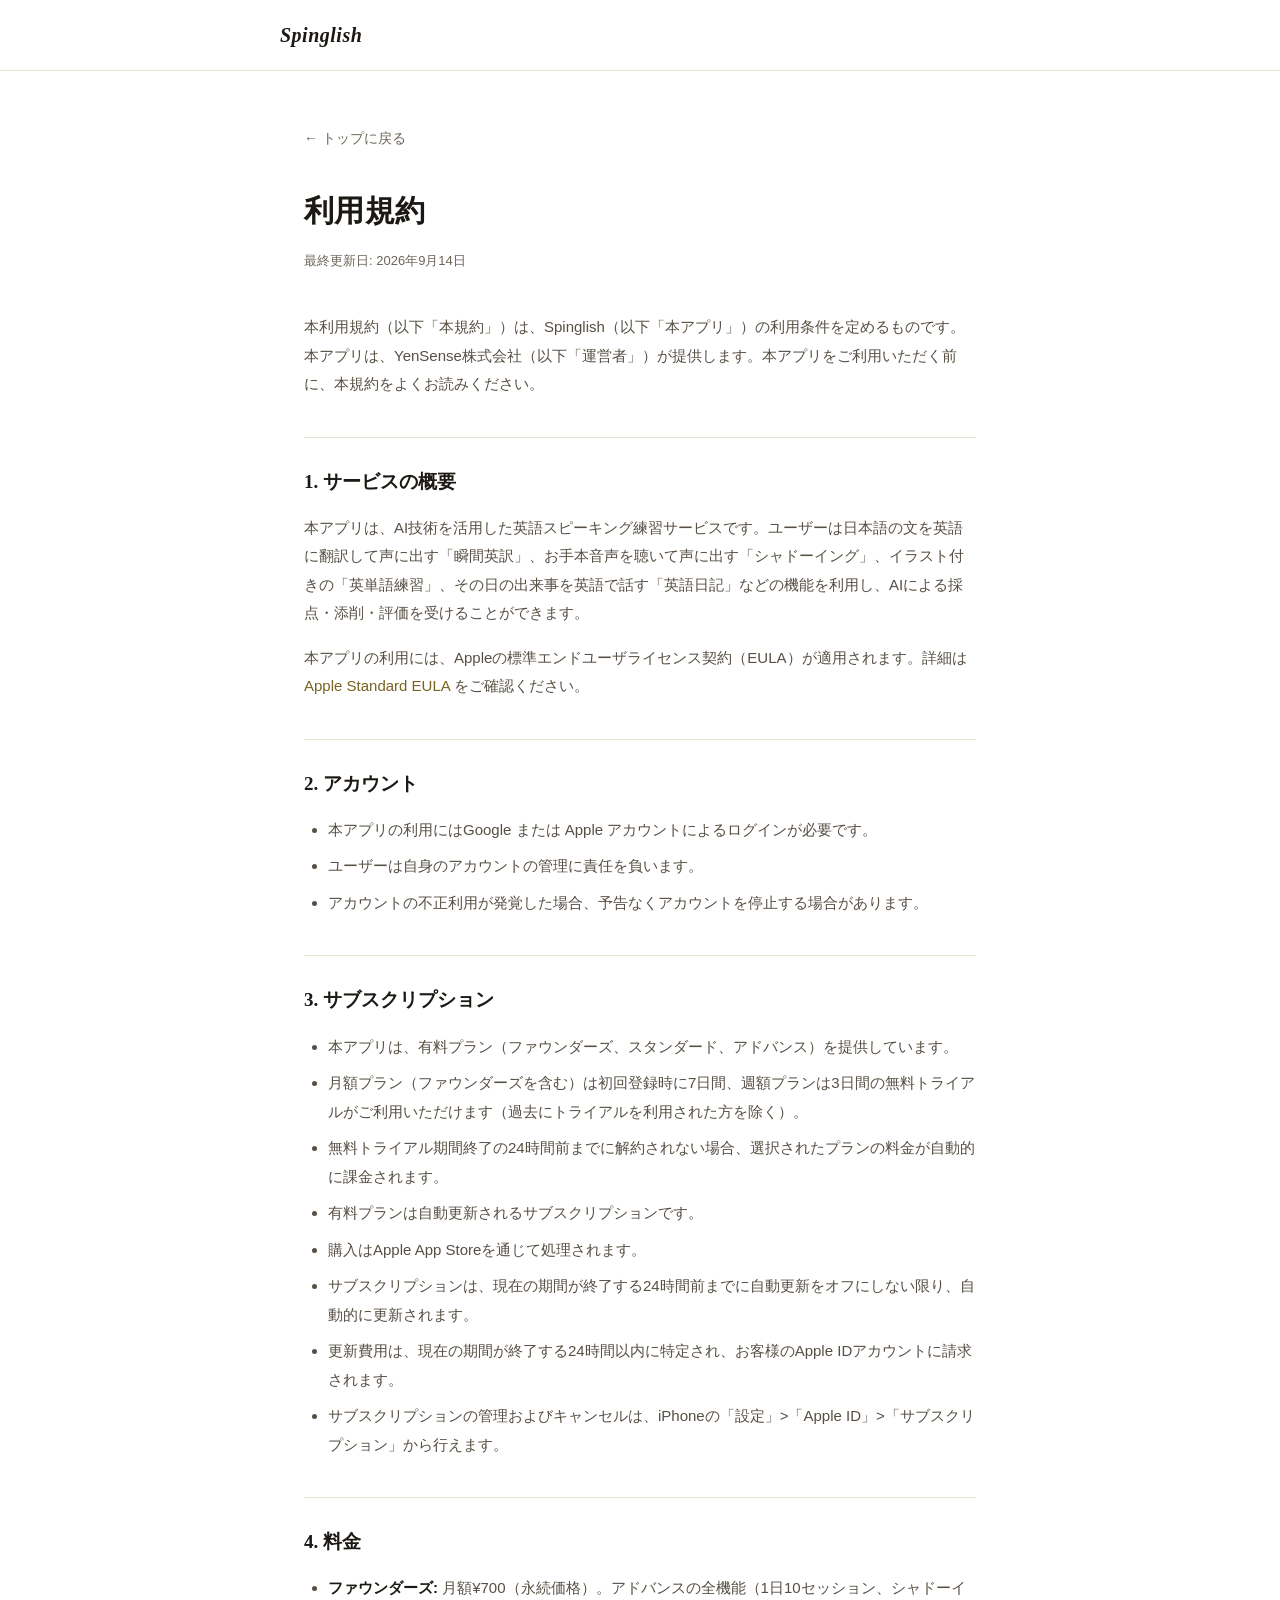
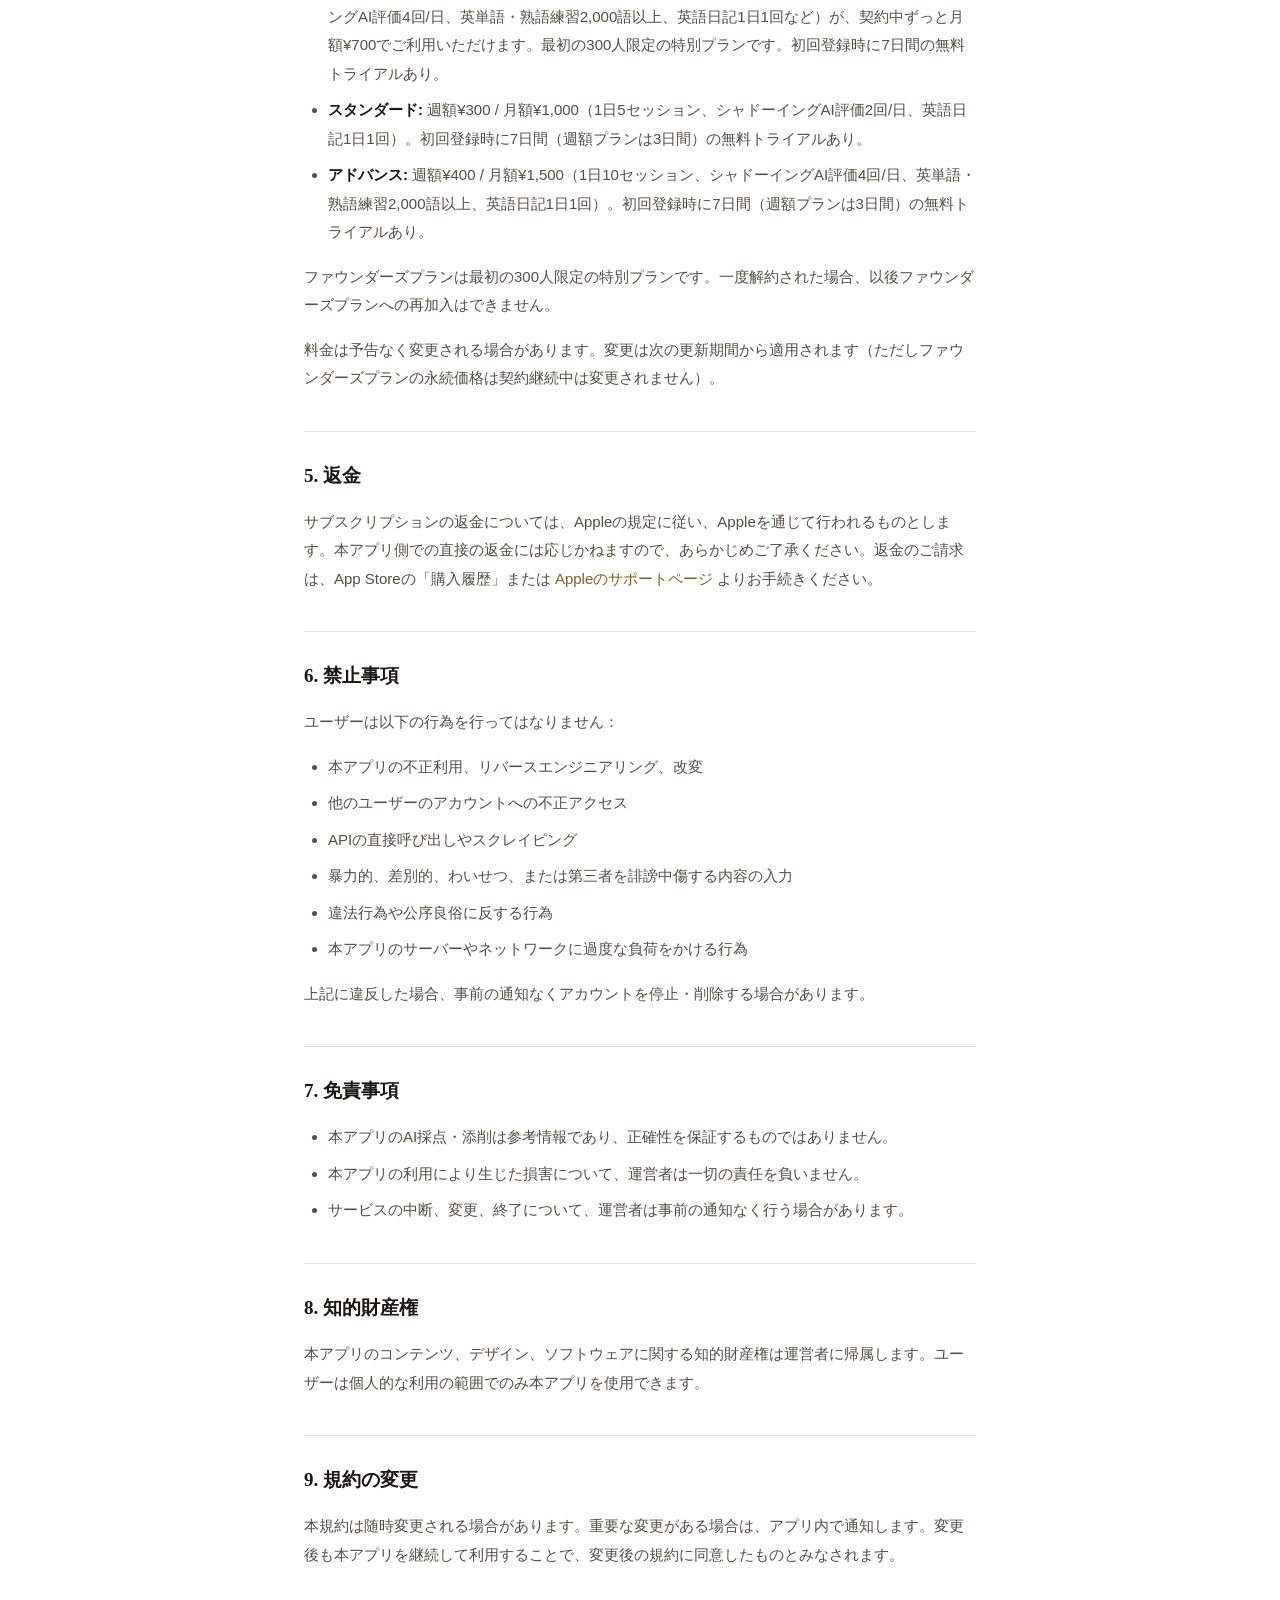
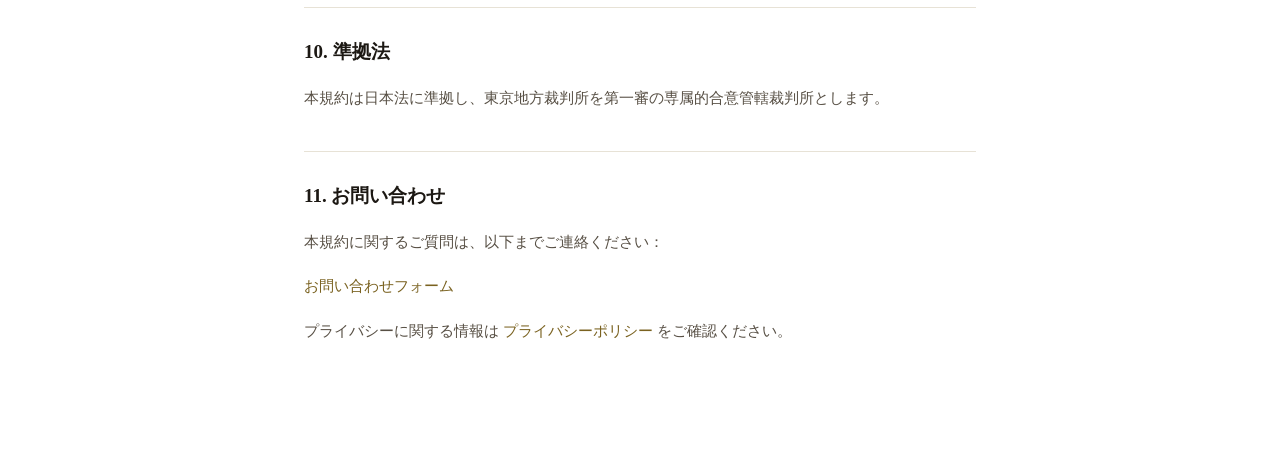
<file: terms.html>
<!DOCTYPE html>
<html lang="ja">
<head>
  <meta charset="UTF-8">
  <meta name="viewport" content="width=device-width, initial-scale=1.0">
  <title>利用規約 - Spinglish</title>
  <meta name="description" content="Spinglishアプリの利用規約。サービス利用条件、サブスクリプション、解約、免責事項を定めています。">
  <meta name="robots" content="index,follow">
  <link rel="canonical" href="https://spinglish.jp/terms.html">
  <!-- Google tag (gtag.js) -->
  <script async src="https://www.googletagmanager.com/gtag/js?id=AW-18096982916"></script>
  <script>
    window.dataLayer = window.dataLayer || [];
    function gtag(){dataLayer.push(arguments);}
    gtag('js', new Date());

    gtag('config', 'AW-18096982916');
  </script>
  <style>
    * { margin: 0; padding: 0; box-sizing: border-box; }
    :root {
      --paper: #ffffff;
      --mist: #F4F2EC;
      --ink: #1C1813;
      --ink-2: #574F44;
      --ink-3: #6C6558;
      --gold: #7A6220;
      --line: #E7E2D6;
      --mincho: 'Hiragino Mincho ProN', 'Yu Mincho', 'YuMincho', serif;
      --sans: 'Hiragino Sans', 'Hiragino Kaku Gothic ProN', 'Yu Gothic', -apple-system, BlinkMacSystemFont, 'Segoe UI', Roboto, sans-serif;
      --serif: Georgia, 'Times New Roman', serif;
    }
    body {
      font-family: var(--sans);
      background: var(--paper);
      color: var(--ink-2);
      line-height: 1.9;
      -webkit-font-smoothing: antialiased;
    }
    a { color: var(--gold); text-decoration: none; }
    a:hover { text-decoration: underline; }
    .topbar { border-bottom: 1px solid var(--line); padding: 16px 24px; }
    .topbar-inner { max-width: 720px; margin: 0 auto; }
    .wordmark { font-family: var(--serif); font-style: italic; font-weight: 700; font-size: 20px; color: var(--ink); letter-spacing: 0.5px; }
    .wordmark:hover { text-decoration: none; }
    .container { max-width: 720px; margin: 0 auto; padding: 52px 24px 96px; }
    .back { display: inline-block; margin-bottom: 30px; font-size: 14px; color: var(--ink-3); }
    .back:hover { color: var(--gold); }
    h1 { font-family: var(--mincho); font-size: 30px; font-weight: 600; color: var(--ink); margin-bottom: 10px; letter-spacing: 0.01em; }
    .date { font-size: 13px; color: var(--ink-3); margin-bottom: 40px; }
    h2 { font-family: var(--mincho); font-size: 19px; font-weight: 700; color: var(--ink); margin-top: 38px; margin-bottom: 14px; padding-top: 26px; border-top: 1px solid var(--line); }
    p, ul { font-size: 15px; color: var(--ink-2); margin-bottom: 16px; }
    ul { padding-left: 24px; }
    li { margin-bottom: 8px; }
    strong { color: var(--ink); font-weight: 700; }
    table { width: 100%; border-collapse: collapse; margin-bottom: 32px; }
    th, td { font-size: 15px; padding: 16px; border-bottom: 1px solid var(--line); text-align: left; vertical-align: top; }
    th { color: var(--ink); font-weight: 700; white-space: nowrap; width: 180px; }
    td { color: var(--ink-2); }
    @media (max-width: 600px) {
      th, td { display: block; width: 100%; padding: 8px 0; }
      th { border-bottom: none; padding-bottom: 0; }
      td { border-bottom: 1px solid var(--line); padding-bottom: 14px; margin-bottom: 8px; }
    }
  </style>
  <link rel="icon" type="image/png" sizes="1024x1024" href="/assets/favicon.png?v=app-d193211c">
  <link rel="apple-touch-icon" href="/assets/favicon.png?v=app-d193211c">
</head>
<body>
  <div class="topbar"><div class="topbar-inner"><a href="index.html" class="wordmark">Spinglish</a></div></div>
  <div class="container">
    <a href="index.html" class="back">&larr; トップに戻る</a>
    <h1>利用規約</h1>
    <p class="date">最終更新日: 2026年9月14日</p>

    <p>本利用規約（以下「本規約」）は、Spinglish（以下「本アプリ」）の利用条件を定めるものです。本アプリは、YenSense株式会社（以下「運営者」）が提供します。本アプリをご利用いただく前に、本規約をよくお読みください。</p>

    <h2>1. サービスの概要</h2>
    <p>本アプリは、AI技術を活用した英語スピーキング練習サービスです。ユーザーは日本語の文を英語に翻訳して声に出す「瞬間英訳」、お手本音声を聴いて声に出す「シャドーイング」、イラスト付きの「英単語練習」、その日の出来事を英語で話す「英語日記」などの機能を利用し、AIによる採点・添削・評価を受けることができます。</p>
    <p>本アプリの利用には、Appleの標準エンドユーザライセンス契約（EULA）が適用されます。詳細は <a href="https://www.apple.com/legal/internet-services/itunes/dev/stdeula/" target="_blank">Apple Standard EULA</a> をご確認ください。</p>

    <h2>2. アカウント</h2>
    <ul>
      <li>本アプリの利用にはGoogle または Apple アカウントによるログインが必要です。</li>
      <li>ユーザーは自身のアカウントの管理に責任を負います。</li>
      <li>アカウントの不正利用が発覚した場合、予告なくアカウントを停止する場合があります。</li>
    </ul>

    <h2>3. サブスクリプション</h2>
    <ul>
      <li>本アプリは、有料プラン（ファウンダーズ、スタンダード、アドバンス）を提供しています。</li>
      <li>月額プラン（ファウンダーズを含む）は初回登録時に7日間、週額プランは3日間の無料トライアルがご利用いただけます（過去にトライアルを利用された方を除く）。</li>
      <li>無料トライアル期間終了の24時間前までに解約されない場合、選択されたプランの料金が自動的に課金されます。</li>
      <li>有料プランは自動更新されるサブスクリプションです。</li>
      <li>購入はApple App Storeを通じて処理されます。</li>
      <li>サブスクリプションは、現在の期間が終了する24時間前までに自動更新をオフにしない限り、自動的に更新されます。</li>
      <li>更新費用は、現在の期間が終了する24時間以内に特定され、お客様のApple IDアカウントに請求されます。</li>
      <li>サブスクリプションの管理およびキャンセルは、iPhoneの「設定」>「Apple ID」>「サブスクリプション」から行えます。</li>
    </ul>

    <h2>4. 料金</h2>
    <ul>
      <li><strong>ファウンダーズ:</strong> 月額¥700（永続価格）。アドバンスの全機能（1日10セッション、シャドーイングAI評価4回/日、英単語・熟語練習2,000語以上、英語日記1日1回など）が、契約中ずっと月額¥700でご利用いただけます。最初の300人限定の特別プランです。初回登録時に7日間の無料トライアルあり。</li>
      <li><strong>スタンダード:</strong> 週額¥300 / 月額¥1,000（1日5セッション、シャドーイングAI評価2回/日、英語日記1日1回）。初回登録時に7日間（週額プランは3日間）の無料トライアルあり。</li>
      <li><strong>アドバンス:</strong> 週額¥400 / 月額¥1,500（1日10セッション、シャドーイングAI評価4回/日、英単語・熟語練習2,000語以上、英語日記1日1回）。初回登録時に7日間（週額プランは3日間）の無料トライアルあり。</li>
    </ul>
    <p>ファウンダーズプランは最初の300人限定の特別プランです。一度解約された場合、以後ファウンダーズプランへの再加入はできません。</p>
    <p>料金は予告なく変更される場合があります。変更は次の更新期間から適用されます（ただしファウンダーズプランの永続価格は契約継続中は変更されません）。</p>

    <h2>5. 返金</h2>
    <p>サブスクリプションの返金については、Appleの規定に従い、Appleを通じて行われるものとします。本アプリ側での直接の返金には応じかねますので、あらかじめご了承ください。返金のご請求は、App Storeの「購入履歴」または <a href="https://reportaproblem.apple.com/" target="_blank">Appleのサポートページ</a> よりお手続きください。</p>

    <h2>6. 禁止事項</h2>
    <p>ユーザーは以下の行為を行ってはなりません：</p>
    <ul>
      <li>本アプリの不正利用、リバースエンジニアリング、改変</li>
      <li>他のユーザーのアカウントへの不正アクセス</li>
      <li>APIの直接呼び出しやスクレイピング</li>
      <li>暴力的、差別的、わいせつ、または第三者を誹謗中傷する内容の入力</li>
      <li>違法行為や公序良俗に反する行為</li>
      <li>本アプリのサーバーやネットワークに過度な負荷をかける行為</li>
    </ul>
    <p>上記に違反した場合、事前の通知なくアカウントを停止・削除する場合があります。</p>

    <h2>7. 免責事項</h2>
    <ul>
      <li>本アプリのAI採点・添削は参考情報であり、正確性を保証するものではありません。</li>
      <li>本アプリの利用により生じた損害について、運営者は一切の責任を負いません。</li>
      <li>サービスの中断、変更、終了について、運営者は事前の通知なく行う場合があります。</li>
    </ul>

    <h2>8. 知的財産権</h2>
    <p>本アプリのコンテンツ、デザイン、ソフトウェアに関する知的財産権は運営者に帰属します。ユーザーは個人的な利用の範囲でのみ本アプリを使用できます。</p>

    <h2>9. 規約の変更</h2>
    <p>本規約は随時変更される場合があります。重要な変更がある場合は、アプリ内で通知します。変更後も本アプリを継続して利用することで、変更後の規約に同意したものとみなされます。</p>

    <h2>10. 準拠法</h2>
    <p>本規約は日本法に準拠し、東京地方裁判所を第一審の専属的合意管轄裁判所とします。</p>

    <h2>11. お問い合わせ</h2>
    <p>本規約に関するご質問は、以下までご連絡ください：</p>
    <p><a href="contact.html">お問い合わせフォーム</a></p>
    <p>プライバシーに関する情報は <a href="privacy.html">プライバシーポリシー</a> をご確認ください。</p>
  </div>
</body>
</html>
</file>
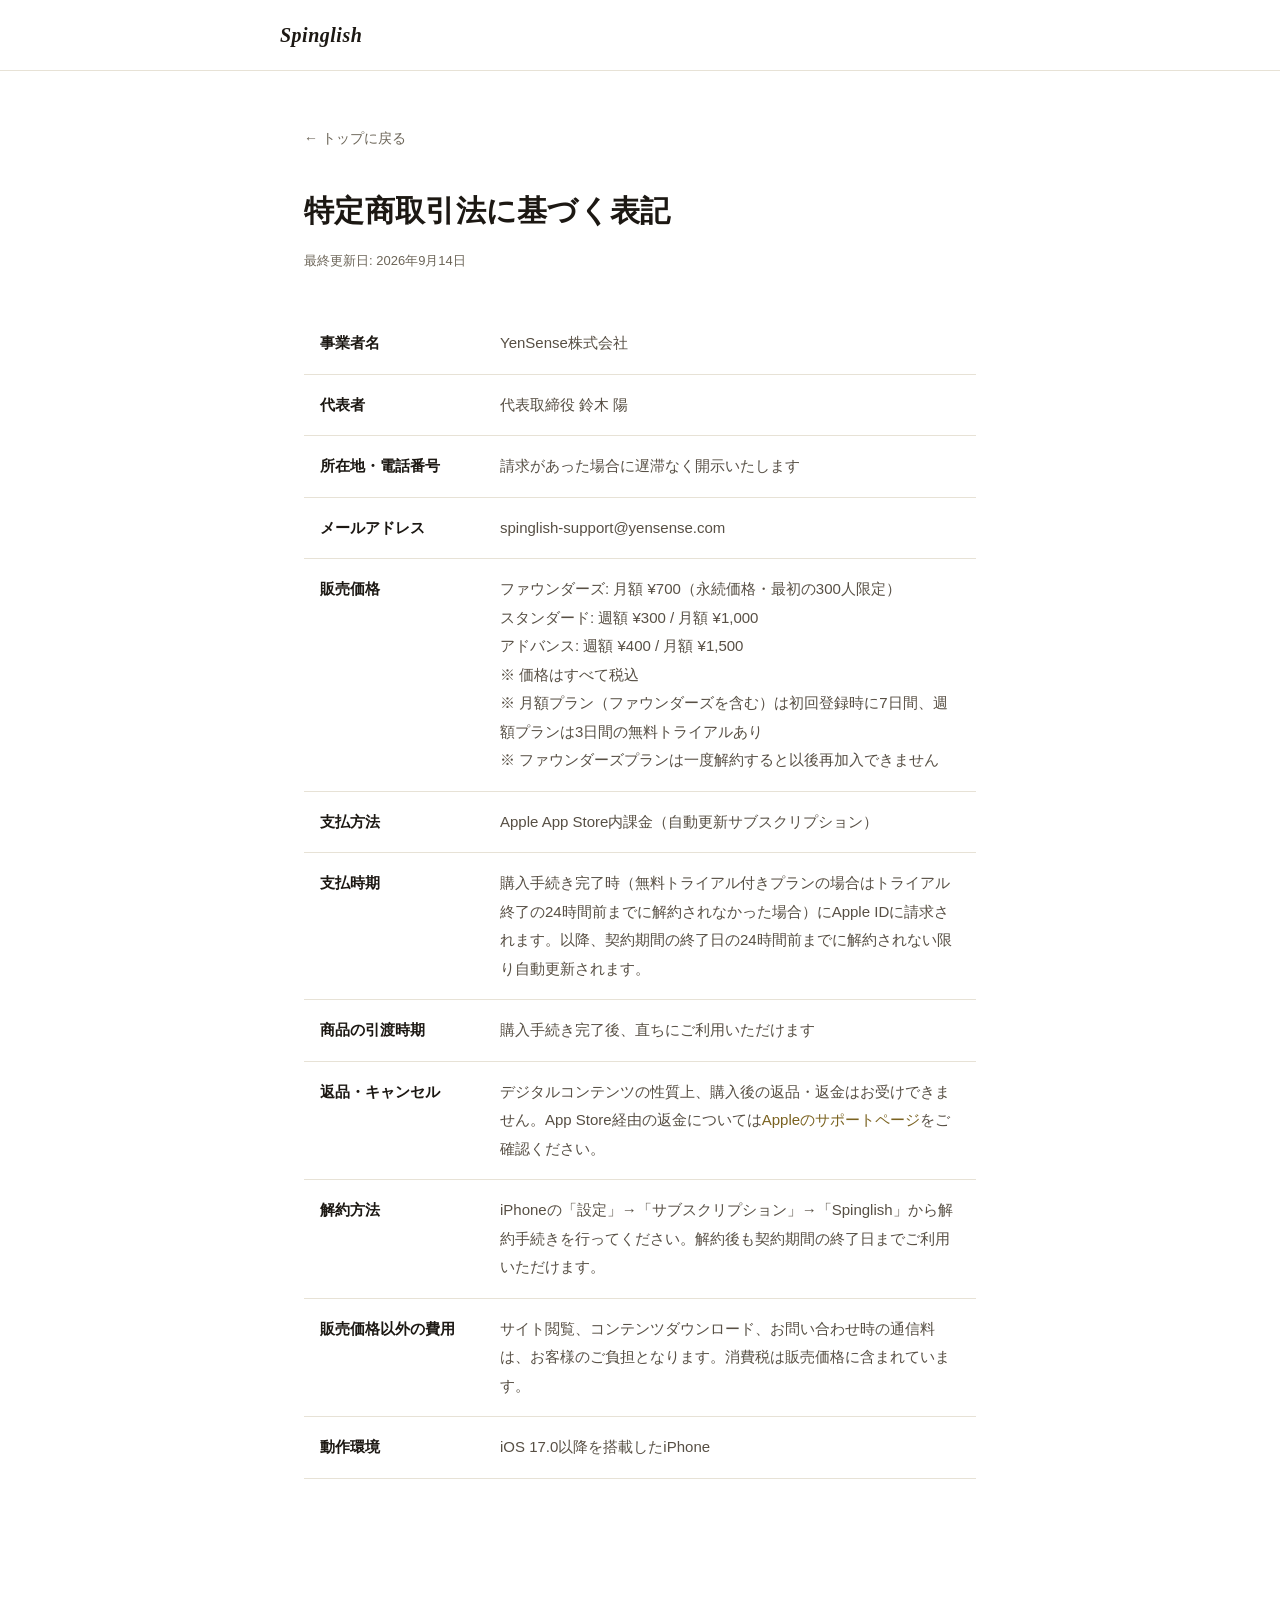
<file: tokushoho.html>
<!DOCTYPE html>
<html lang="ja">
<head>
  <meta charset="UTF-8">
  <meta name="viewport" content="width=device-width, initial-scale=1.0">
  <title>特定商取引法に基づく表記 - Spinglish</title>
  <meta name="description" content="Spinglishの特定商取引法に基づく表記。事業者情報・販売価格・支払方法・解約方法を記載しています。">
  <meta name="robots" content="index,follow">
  <link rel="canonical" href="https://spinglish.jp/tokushoho.html">
  <!-- Google tag (gtag.js) -->
  <script async src="https://www.googletagmanager.com/gtag/js?id=AW-18096982916"></script>
  <script>
    window.dataLayer = window.dataLayer || [];
    function gtag(){dataLayer.push(arguments);}
    gtag('js', new Date());

    gtag('config', 'AW-18096982916');
  </script>
  <style>
    * { margin: 0; padding: 0; box-sizing: border-box; }
    :root {
      --paper: #ffffff;
      --mist: #F4F2EC;
      --ink: #1C1813;
      --ink-2: #574F44;
      --ink-3: #6C6558;
      --gold: #7A6220;
      --line: #E7E2D6;
      --mincho: 'Hiragino Mincho ProN', 'Yu Mincho', 'YuMincho', serif;
      --sans: 'Hiragino Sans', 'Hiragino Kaku Gothic ProN', 'Yu Gothic', -apple-system, BlinkMacSystemFont, 'Segoe UI', Roboto, sans-serif;
      --serif: Georgia, 'Times New Roman', serif;
    }
    body {
      font-family: var(--sans);
      background: var(--paper);
      color: var(--ink-2);
      line-height: 1.9;
      -webkit-font-smoothing: antialiased;
    }
    a { color: var(--gold); text-decoration: none; }
    a:hover { text-decoration: underline; }
    .topbar { border-bottom: 1px solid var(--line); padding: 16px 24px; }
    .topbar-inner { max-width: 720px; margin: 0 auto; }
    .wordmark { font-family: var(--serif); font-style: italic; font-weight: 700; font-size: 20px; color: var(--ink); letter-spacing: 0.5px; }
    .wordmark:hover { text-decoration: none; }
    .container { max-width: 720px; margin: 0 auto; padding: 52px 24px 96px; }
    .back { display: inline-block; margin-bottom: 30px; font-size: 14px; color: var(--ink-3); }
    .back:hover { color: var(--gold); }
    h1 { font-family: var(--mincho); font-size: 30px; font-weight: 600; color: var(--ink); margin-bottom: 10px; letter-spacing: 0.01em; }
    .date { font-size: 13px; color: var(--ink-3); margin-bottom: 40px; }
    table { width: 100%; border-collapse: collapse; margin-bottom: 32px; }
    th, td { font-size: 15px; padding: 16px; border-bottom: 1px solid var(--line); text-align: left; vertical-align: top; }
    th { color: var(--ink); font-weight: 700; white-space: nowrap; width: 180px; }
    td { color: var(--ink-2); }
    @media (max-width: 600px) {
      th, td { display: block; width: 100%; padding: 8px 0; }
      th { border-bottom: none; padding-bottom: 0; }
      td { border-bottom: 1px solid var(--line); padding-bottom: 14px; margin-bottom: 8px; }
    }
  </style>
  <link rel="icon" type="image/png" sizes="1024x1024" href="/assets/favicon.png?v=app-d193211c">
  <link rel="apple-touch-icon" href="/assets/favicon.png?v=app-d193211c">
</head>
<body>
  <div class="topbar"><div class="topbar-inner"><a href="index.html" class="wordmark">Spinglish</a></div></div>
  <div class="container">
    <a href="index.html" class="back">&larr; トップに戻る</a>
    <h1>特定商取引法に基づく表記</h1>
    <p class="date">最終更新日: 2026年9月14日</p>

    <table>
      <tr>
        <th>事業者名</th>
        <td>YenSense株式会社</td>
      </tr>
      <tr>
        <th>代表者</th>
        <td>代表取締役 鈴木 陽</td>
      </tr>
      <tr>
        <th>所在地・電話番号</th>
        <td>請求があった場合に遅滞なく開示いたします</td>
      </tr>
      <tr>
        <th>メールアドレス</th>
        <td>spinglish-support@yensense.com</td>
      </tr>
      <tr>
        <th>販売価格</th>
        <td>
          ファウンダーズ: 月額 ¥700（永続価格・最初の300人限定）<br>
          スタンダード: 週額 ¥300 / 月額 ¥1,000<br>
          アドバンス: 週額 ¥400 / 月額 ¥1,500<br>
          ※ 価格はすべて税込<br>
          ※ 月額プラン（ファウンダーズを含む）は初回登録時に7日間、週額プランは3日間の無料トライアルあり<br>
          ※ ファウンダーズプランは一度解約すると以後再加入できません
        </td>
      </tr>
      <tr>
        <th>支払方法</th>
        <td>Apple App Store内課金（自動更新サブスクリプション）</td>
      </tr>
      <tr>
        <th>支払時期</th>
        <td>購入手続き完了時（無料トライアル付きプランの場合はトライアル終了の24時間前までに解約されなかった場合）にApple IDに請求されます。以降、契約期間の終了日の24時間前までに解約されない限り自動更新されます。</td>
      </tr>
      <tr>
        <th>商品の引渡時期</th>
        <td>購入手続き完了後、直ちにご利用いただけます</td>
      </tr>
      <tr>
        <th>返品・キャンセル</th>
        <td>デジタルコンテンツの性質上、購入後の返品・返金はお受けできません。App Store経由の返金については<a href="https://support.apple.com/ja-jp/HT204084" target="_blank" rel="noopener">Appleのサポートページ</a>をご確認ください。</td>
      </tr>
      <tr>
        <th>解約方法</th>
        <td>iPhoneの「設定」→「サブスクリプション」→「Spinglish」から解約手続きを行ってください。解約後も契約期間の終了日までご利用いただけます。</td>
      </tr>
      <tr>
        <th>販売価格以外の費用</th>
        <td>サイト閲覧、コンテンツダウンロード、お問い合わせ時の通信料は、お客様のご負担となります。消費税は販売価格に含まれています。</td>
      </tr>
      <tr>
        <th>動作環境</th>
        <td>iOS 17.0以降を搭載したiPhone</td>
      </tr>
    </table>
  </div>
</body>
</html>
</file>
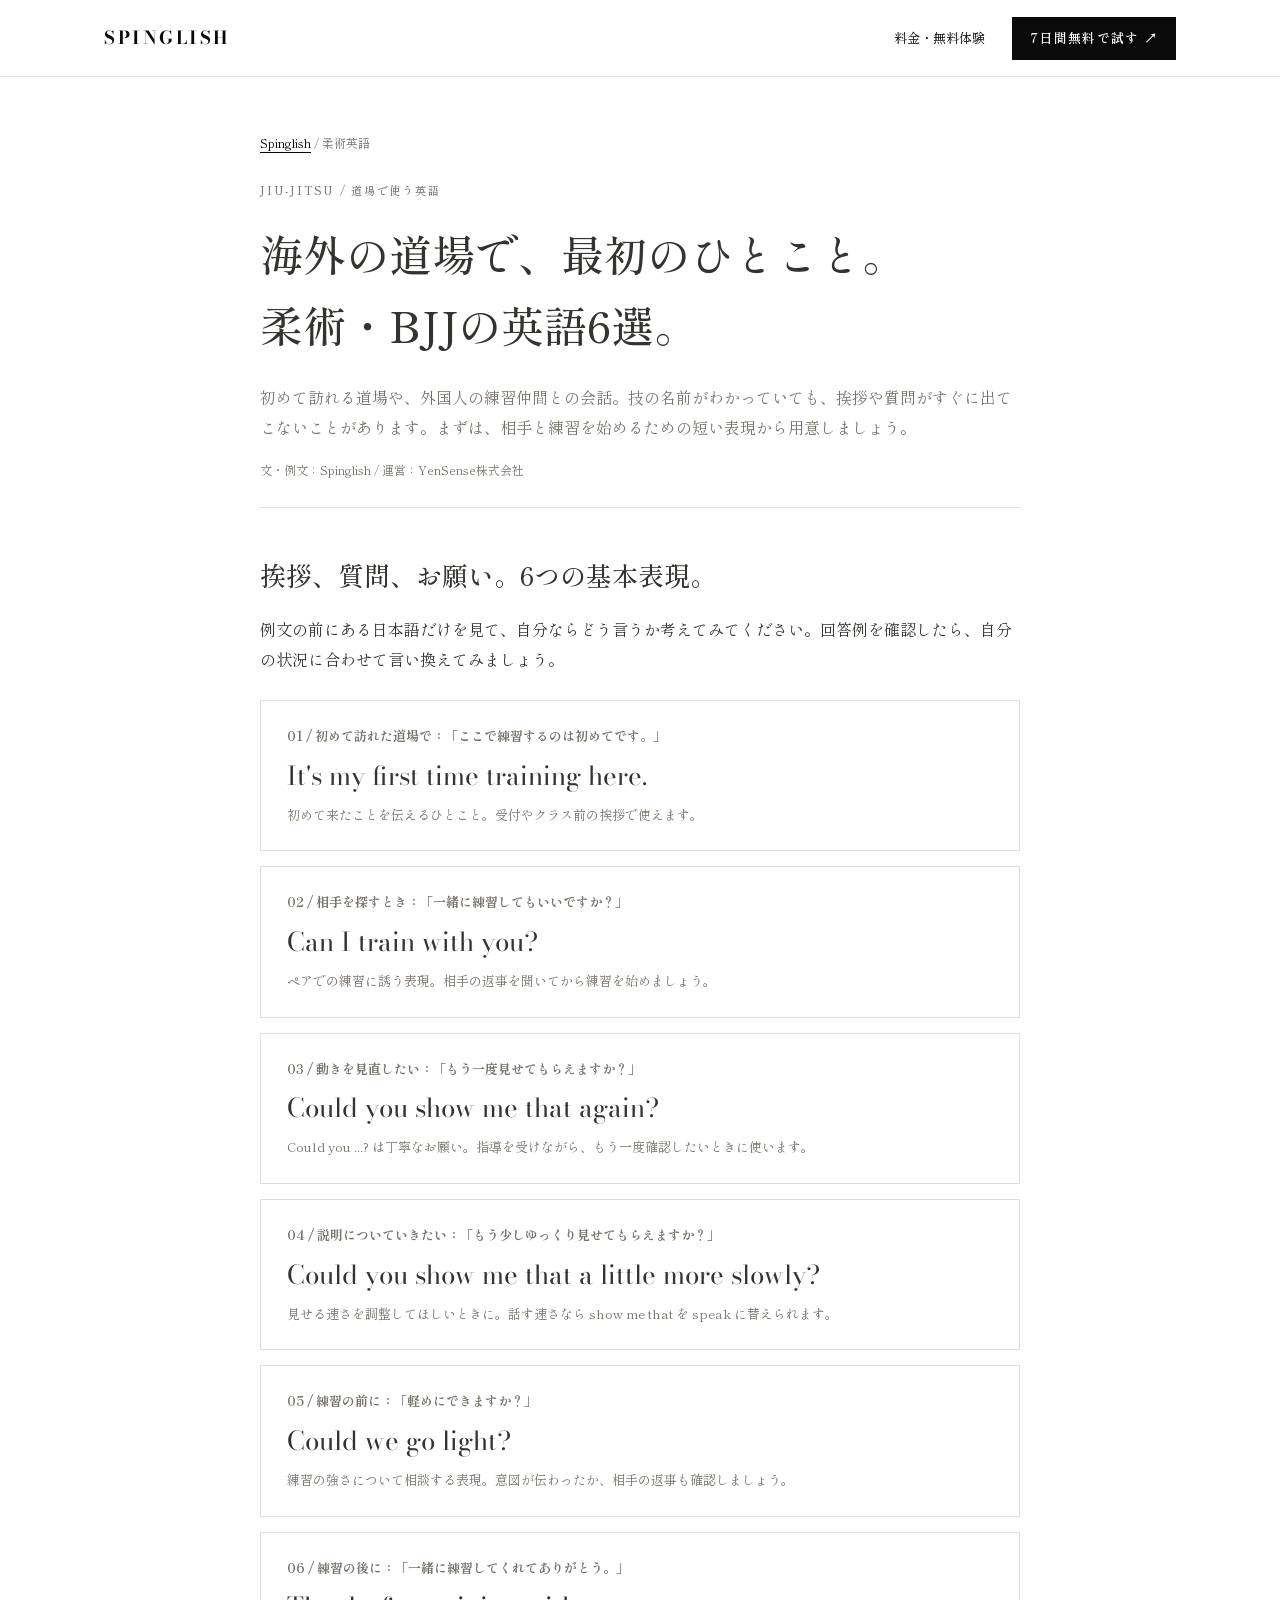
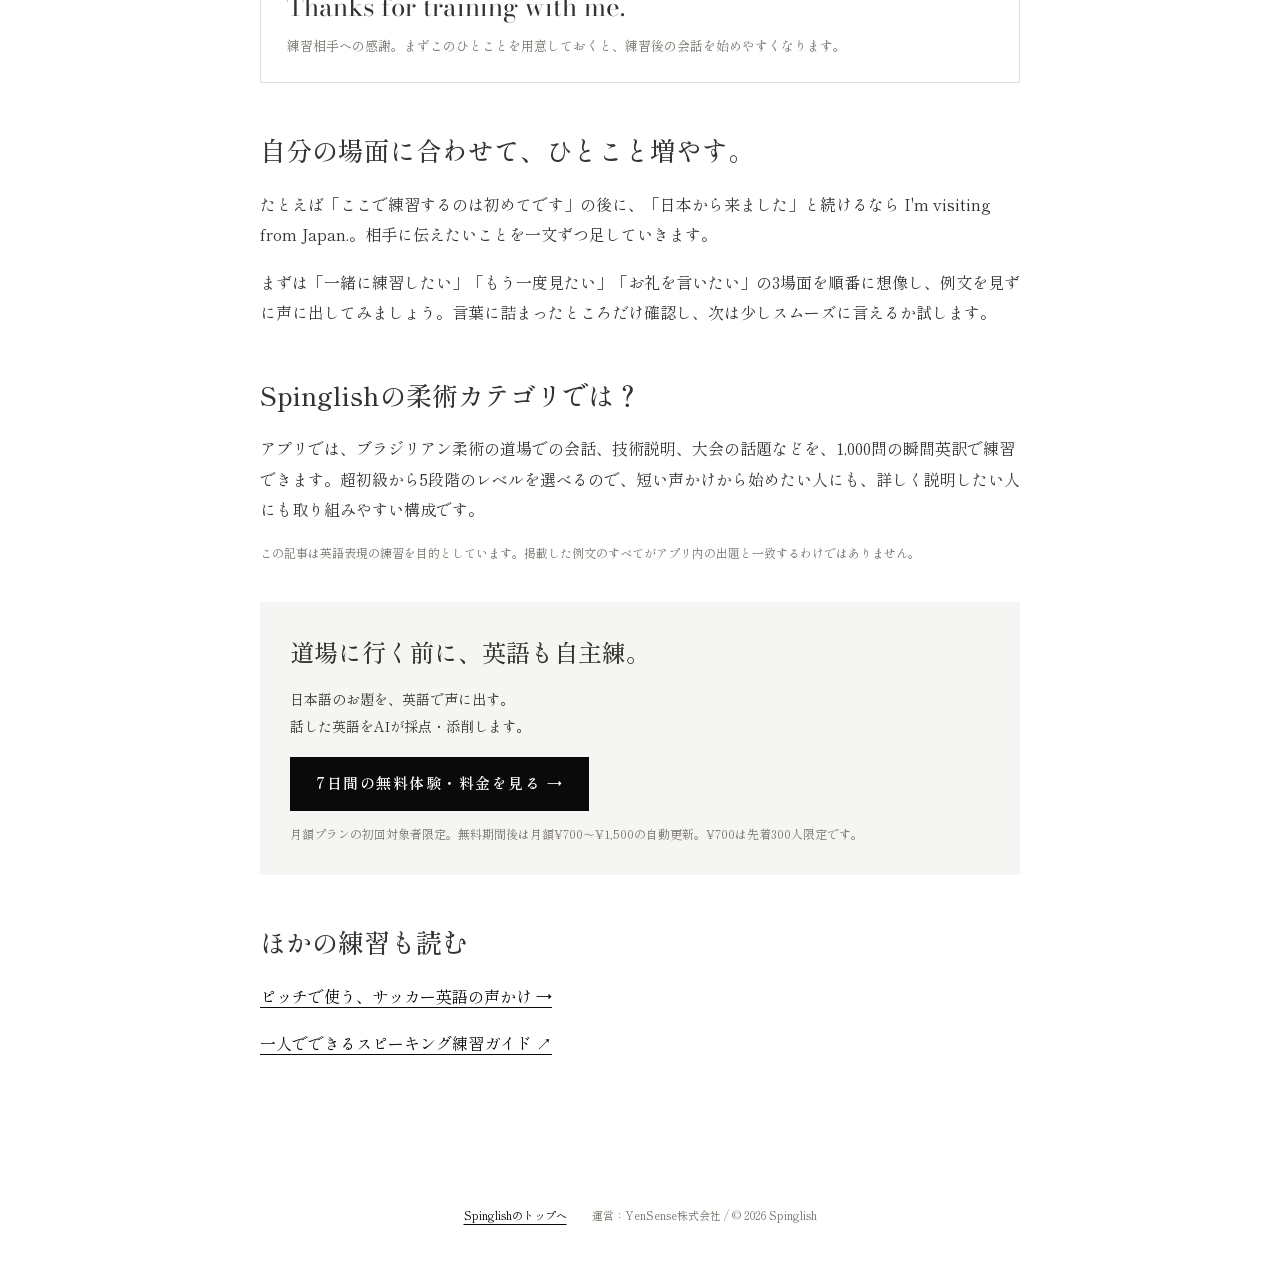
<file: guides/bjj-english.html>
<!doctype html>
<html lang="ja">
<head>
  <meta charset="utf-8"><meta name="viewport" content="width=device-width,initial-scale=1">
  <title>柔術・BJJの道場で使う英語6選｜挨拶・質問・お願い | Spinglish</title>
  <meta name="description" content="海外の柔術道場で「一緒に練習してもいいですか？」「もう一度見せてもらえますか？」を英語で。BJJの練習前後に使える6つの会話表現と、一人で声に出して練習する方法を紹介します。">
  <meta name="robots" content="index,follow,max-snippet:-1,max-image-preview:large"><meta name="theme-color" content="#F3F0E9">
  <link rel="canonical" href="https://spinglish.jp/guides/bjj-english.html"><link rel="stylesheet" href="../styles.css?v=20261002"><link rel="icon" type="image/png" sizes="1024x1024" href="/assets/favicon.png?v=app-d193211c">
  <link rel="apple-touch-icon" href="/assets/favicon.png?v=app-d193211c"><script src="../app.js?v=20261002" defer></script>
  <meta property="og:type" content="article"><meta property="og:locale" content="ja_JP"><meta property="og:site_name" content="Spinglish"><meta property="og:title" content="柔術・BJJの道場で使う英語6選｜Spinglish"><meta property="og:description" content="海外の道場で、最初のひとこと。挨拶、質問、お願いの6つの会話表現。"><meta property="og:url" content="https://spinglish.jp/guides/bjj-english.html"><meta property="og:image" content="https://spinglish.jp/og-image.png?v=2"><meta name="twitter:card" content="summary_large_image">
  <script type="application/ld+json">{"@context":"https://schema.org","@graph":[{"@type":"Article","headline":"柔術・BJJの道場で使う英語6選","description":"海外の道場で使う挨拶・質問・お願いの6つの英語表現と練習手順。","inLanguage":"ja","mainEntityOfPage":"https://spinglish.jp/guides/bjj-english.html","author":{"@type":"Organization","name":"Spinglish","url":"https://spinglish.jp/"},"publisher":{"@type":"Organization","name":"YenSense株式会社","url":"https://spinglish.jp/"}},{"@type":"BreadcrumbList","itemListElement":[{"@type":"ListItem","position":1,"name":"Spinglish","item":"https://spinglish.jp/"},{"@type":"ListItem","position":2,"name":"柔術英語","item":"https://spinglish.jp/guides/bjj-english.html"}]}]}</script>
  <link rel="preconnect" href="https://fonts.googleapis.com">
  <link rel="preconnect" href="https://fonts.gstatic.com" crossorigin>
  <link href="https://fonts.googleapis.com/css2?family=Bodoni+Moda:ital,opsz,wght@0,6..96,400;0,6..96,500;0,6..96,700;1,6..96,400&amp;family=Shippori+Mincho:wght@400;500;600;700&amp;display=swap" rel="stylesheet">
  <!-- Google tag (gtag.js) -->
  <script async src="https://www.googletagmanager.com/gtag/js?id=AW-18096982916"></script>
  <script>
    window.dataLayer = window.dataLayer || [];
    function gtag(){dataLayer.push(arguments);}
    gtag('js', new Date());

    gtag('config', 'AW-18096982916');
  </script>
  <!-- Event snippet for 離脱クリック conversion page -->
  <script>
  function gtag_report_conversion(url) {
    var fired = false;
    var callback = function () {
      if (fired) return;
      fired = true;
      if (typeof(url) != 'undefined') {
        window.location = url;
      }
    };
    gtag('event', 'conversion', {
        'send_to': 'AW-18096982916/DNqaCIPZn54cEISXqLVD',
        'event_callback': callback
    });
    // 広告ブロッカー等で gtag.js が読み込まれず event_callback が発火しない場合でも
    // 確実に App Store へ遷移させるためのフォールバック
    setTimeout(callback, 800);
    return false;
  }
  </script>
</head>
<body data-page="bjj_guide">
  <a class="skip" href="#main">本文へ移動</a>
  <header class="site-header"><div class="wrap header-inner"><a class="wordmark" href="../index.html" aria-label="Spinglish ホーム">SPINGLISH</a><nav class="header-nav" aria-label="メインナビゲーション"><a href="../index.html#plans">料金・無料体験</a><a class="button small" href="https://apps.apple.com/jp/app/id6761403115" data-store="guide_header">7日間無料で試す ↗</a></nav></div></header>
  <main class="wrap article" id="main">
    <nav class="breadcrumbs" aria-label="パンくずリスト"><a href="../index.html">Spinglish</a> / 柔術英語</nav><p class="kicker">JIU-JITSU / 道場で使う英語</p>
    <h1>海外の道場で、最初のひとこと。<br>柔術・BJJの英語6選。</h1>
    <p class="intro">初めて訪れる道場や、外国人の練習仲間との会話。技の名前がわかっていても、挨拶や質問がすぐに出てこないことがあります。まずは、相手と練習を始めるための短い表現から用意しましょう。</p>
    <p class="byline">文・例文：Spinglish / 運営：YenSense株式会社</p>
    <h2>挨拶、質問、お願い。6つの基本表現。</h2>
    <p>例文の前にある日本語だけを見て、自分ならどう言うか考えてみてください。回答例を確認したら、自分の状況に合わせて言い換えてみましょう。</p>
    <div class="phrase-list">
      <section class="phrase"><h3>01 / 初めて訪れた道場で：「ここで練習するのは初めてです。」</h3><p class="en" lang="en">It's my first time training here.</p><p>初めて来たことを伝えるひとこと。受付やクラス前の挨拶で使えます。</p></section>
      <section class="phrase"><h3>02 / 相手を探すとき：「一緒に練習してもいいですか？」</h3><p class="en" lang="en">Can I train with you?</p><p>ペアでの練習に誘う表現。相手の返事を聞いてから練習を始めましょう。</p></section>
      <section class="phrase"><h3>03 / 動きを見直したい：「もう一度見せてもらえますか？」</h3><p class="en" lang="en">Could you show me that again?</p><p>Could you ...? は丁寧なお願い。指導を受けながら、もう一度確認したいときに使います。</p></section>
      <section class="phrase"><h3>04 / 説明についていきたい：「もう少しゆっくり見せてもらえますか？」</h3><p class="en" lang="en">Could you show me that a little more slowly?</p><p>見せる速さを調整してほしいときに。話す速さなら show me that を speak に替えられます。</p></section>
      <section class="phrase"><h3>05 / 練習の前に：「軽めにできますか？」</h3><p class="en" lang="en">Could we go light?</p><p>練習の強さについて相談する表現。意図が伝わったか、相手の返事も確認しましょう。</p></section>
      <section class="phrase"><h3>06 / 練習の後に：「一緒に練習してくれてありがとう。」</h3><p class="en" lang="en">Thanks for training with me.</p><p>練習相手への感謝。まずこのひとことを用意しておくと、練習後の会話を始めやすくなります。</p></section>
    </div>
    <h2>自分の場面に合わせて、ひとこと増やす。</h2>
    <p>たとえば「ここで練習するのは初めてです」の後に、「日本から来ました」と続けるなら <span lang="en">I'm visiting from Japan.</span>。相手に伝えたいことを一文ずつ足していきます。</p>
    <p>まずは「一緒に練習したい」「もう一度見たい」「お礼を言いたい」の3場面を順番に想像し、例文を見ずに声に出してみましょう。言葉に詰まったところだけ確認し、次は少しスムーズに言えるか試します。</p>
    <h2>Spinglishの柔術カテゴリでは？</h2>
    <p>アプリでは、ブラジリアン柔術の道場での会話、技術説明、大会の話題などを、1,000問の瞬間英訳で練習できます。超初級から5段階のレベルを選べるので、短い声かけから始めたい人にも、詳しく説明したい人にも取り組みやすい構成です。</p>
    <p class="note">この記事は英語表現の練習を目的としています。掲載した例文のすべてがアプリ内の出題と一致するわけではありません。</p>
    <aside class="article-cta"><h2>道場に行く前に、英語も自主練。</h2><p>日本語のお題を、英語で声に出す。<br>話した英語をAIが採点・添削します。</p><a class="button" href="../index.html#plans">7日間の無料体験・料金を見る →</a><p class="note">月額プランの初回対象者限定。無料期間後は月額¥700〜¥1,500の自動更新。¥700は先着300人限定です。</p></aside>
    <h2>ほかの練習も読む</h2><p><a href="soccer-english.html">ピッチで使う、サッカー英語の声かけ →</a></p><p><a href="https://spinglish.jp/speaking-guide.html">一人でできるスピーキング練習ガイド ↗</a></p>
  </main>
  <footer class="site-footer"><div class="wrap footer-bottom"><a href="../index.html">Spinglishのトップへ</a><p>運営：YenSense株式会社 / © 2026 Spinglish</p></div></footer>
</body>
</html>
</file>
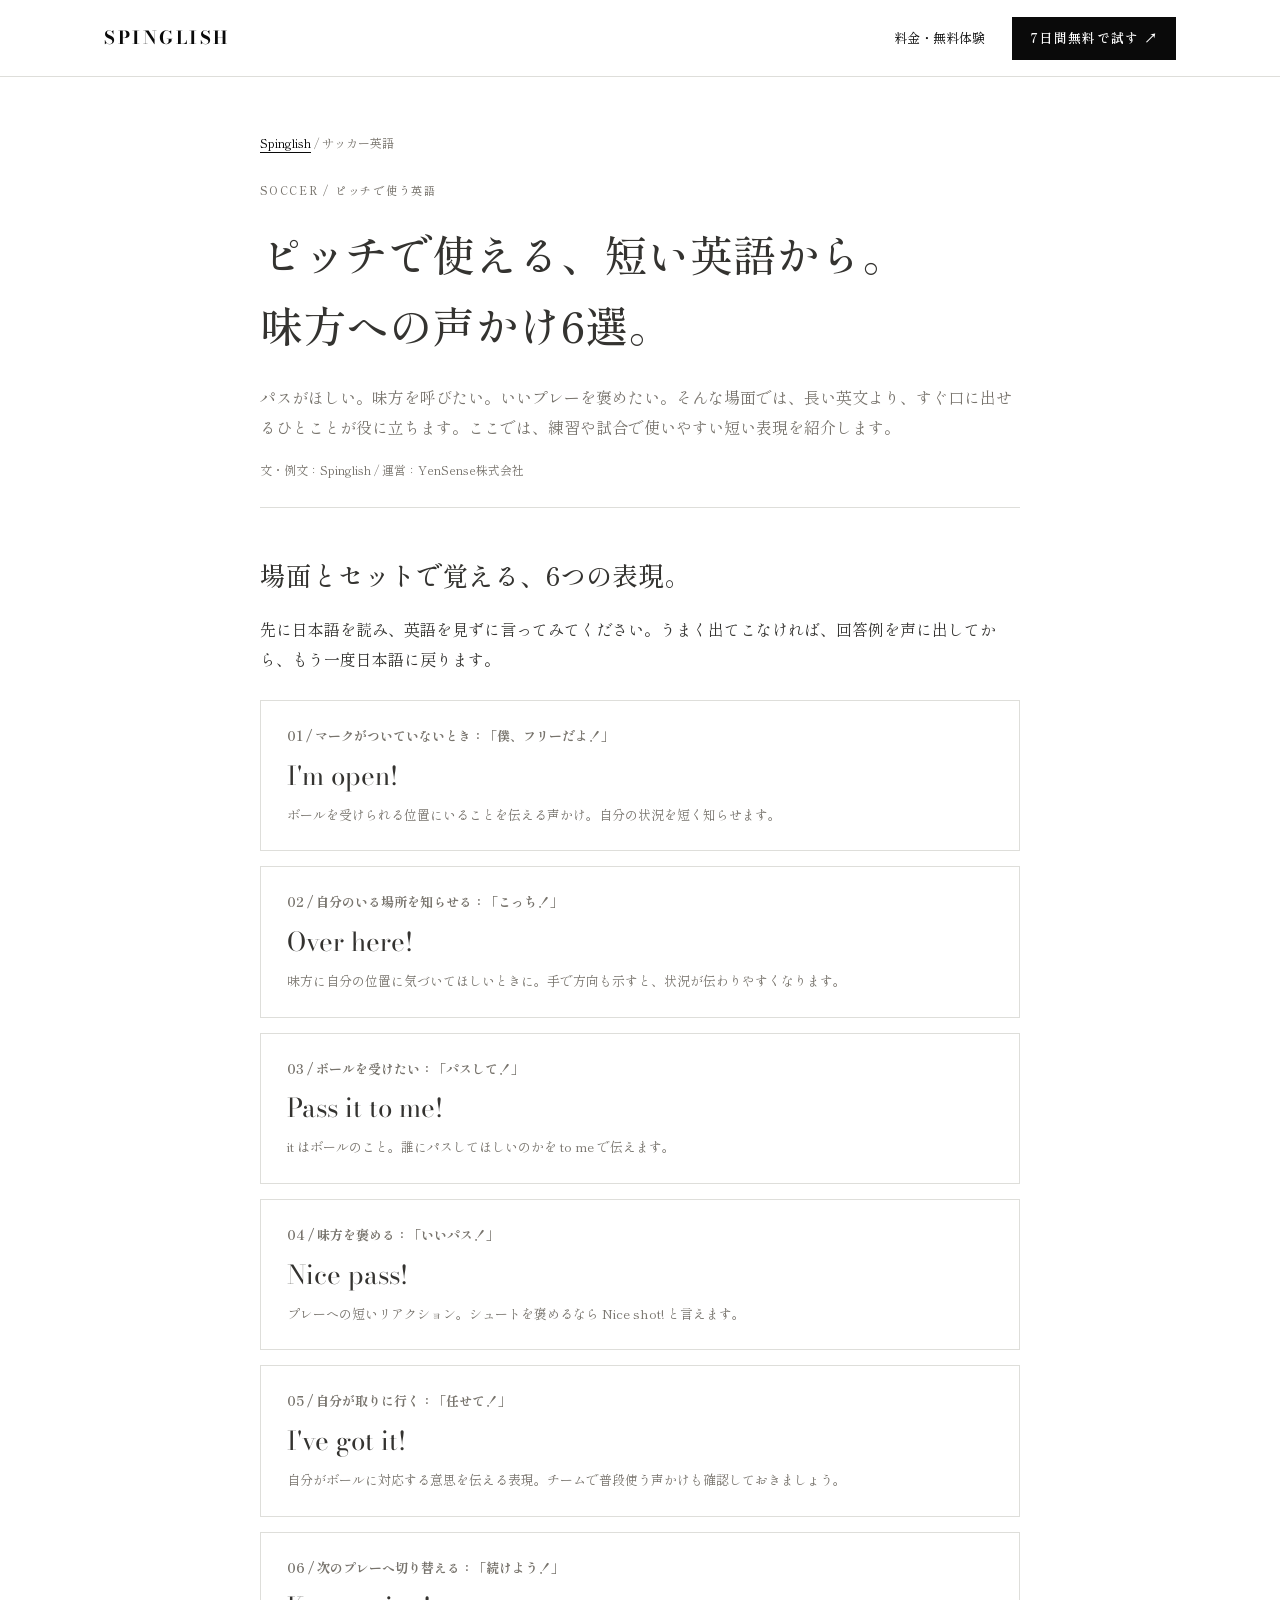
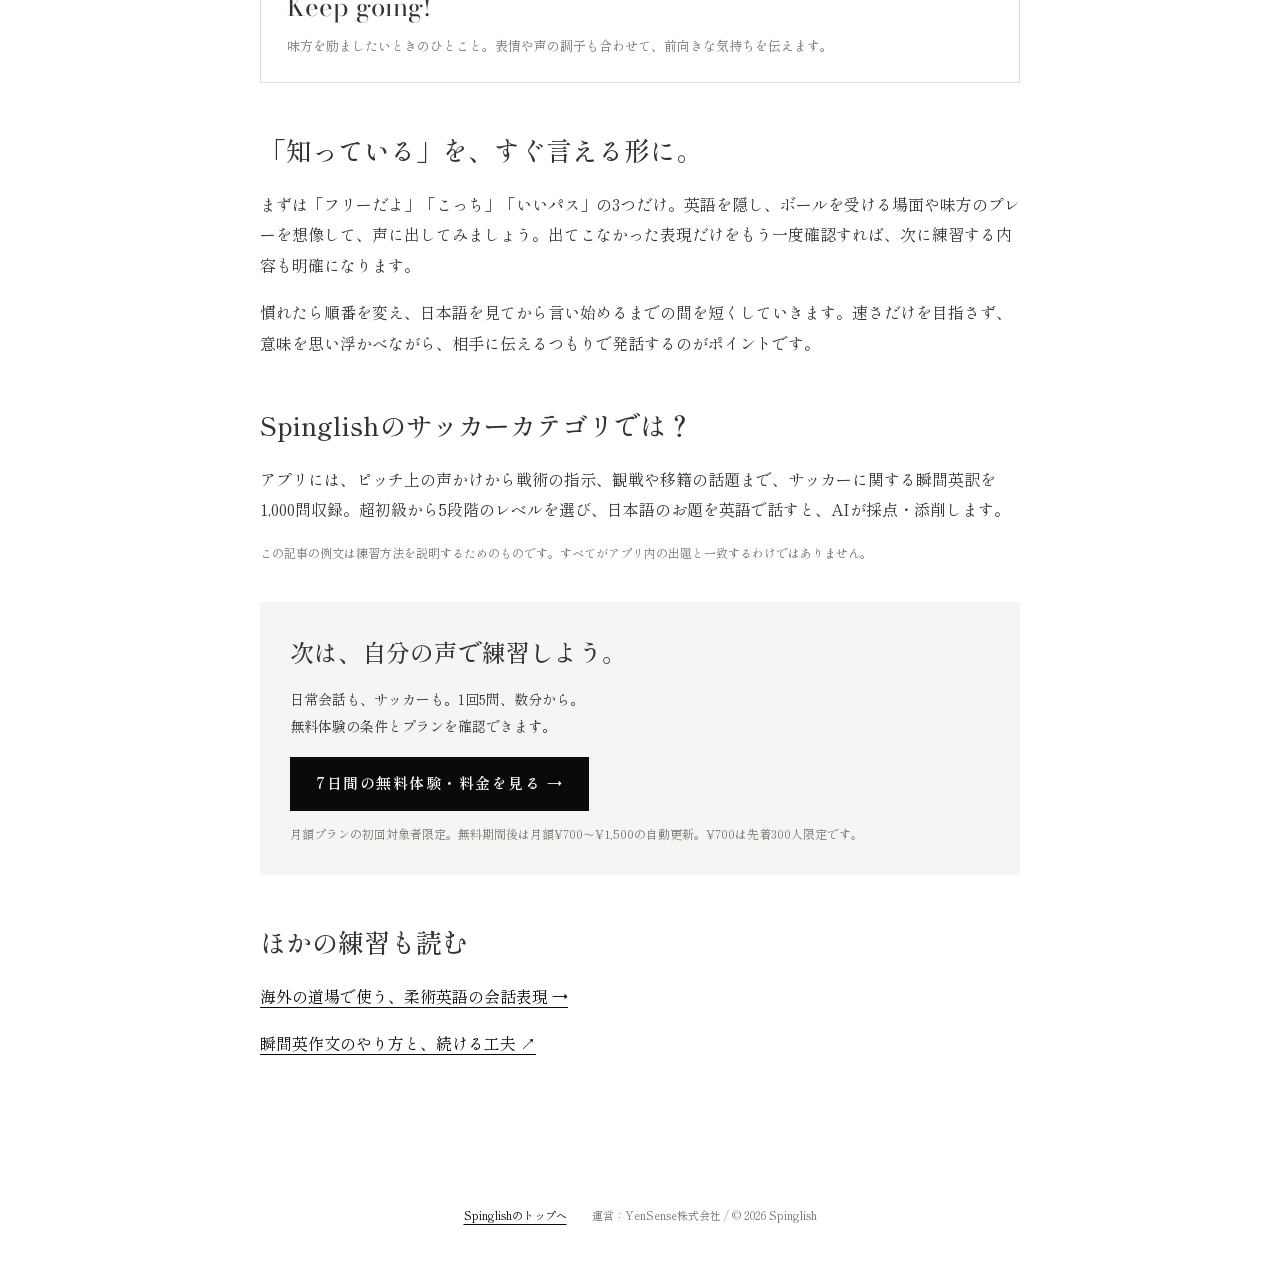
<file: guides/soccer-english.html>
<!doctype html>
<html lang="ja">
<head>
  <meta charset="utf-8"><meta name="viewport" content="width=device-width,initial-scale=1">
  <title>サッカーで使う英語の声かけ6選｜ピッチで話す練習 | Spinglish</title>
  <meta name="description" content="「僕、フリーだよ！」「こっち！」「いいパス！」を英語で。サッカーの練習で使える6つの短い表現を、場面・日本語訳とともに紹介。読んだあとに、自分で声に出す練習までできます。">
  <meta name="robots" content="index,follow,max-snippet:-1,max-image-preview:large"><meta name="theme-color" content="#F3F0E9">
  <link rel="canonical" href="https://spinglish.jp/guides/soccer-english.html">
  <link rel="stylesheet" href="../styles.css?v=20261002"><link rel="icon" type="image/png" sizes="1024x1024" href="/assets/favicon.png?v=app-d193211c">
  <link rel="apple-touch-icon" href="/assets/favicon.png?v=app-d193211c"><script src="../app.js?v=20261002" defer></script>
  <meta property="og:type" content="article"><meta property="og:locale" content="ja_JP"><meta property="og:site_name" content="Spinglish">
  <meta property="og:title" content="サッカーで使う英語の声かけ6選｜Spinglish"><meta property="og:description" content="ピッチで使える、短い英語から。場面と例文を読んで、声に出す練習を。"><meta property="og:url" content="https://spinglish.jp/guides/soccer-english.html"><meta property="og:image" content="https://spinglish.jp/og-image.png?v=2"><meta name="twitter:card" content="summary_large_image">
  <script type="application/ld+json">{"@context":"https://schema.org","@graph":[{"@type":"Article","headline":"サッカーで使う英語の声かけ6選","description":"ピッチ上で味方に伝える6つの短い英語表現と、声に出す練習の手順。","inLanguage":"ja","mainEntityOfPage":"https://spinglish.jp/guides/soccer-english.html","author":{"@type":"Organization","name":"Spinglish","url":"https://spinglish.jp/"},"publisher":{"@type":"Organization","name":"YenSense株式会社","url":"https://spinglish.jp/"}},{"@type":"BreadcrumbList","itemListElement":[{"@type":"ListItem","position":1,"name":"Spinglish","item":"https://spinglish.jp/"},{"@type":"ListItem","position":2,"name":"サッカー英語","item":"https://spinglish.jp/guides/soccer-english.html"}]}]}</script>
  <link rel="preconnect" href="https://fonts.googleapis.com">
  <link rel="preconnect" href="https://fonts.gstatic.com" crossorigin>
  <link href="https://fonts.googleapis.com/css2?family=Bodoni+Moda:ital,opsz,wght@0,6..96,400;0,6..96,500;0,6..96,700;1,6..96,400&amp;family=Shippori+Mincho:wght@400;500;600;700&amp;display=swap" rel="stylesheet">
  <!-- Google tag (gtag.js) -->
  <script async src="https://www.googletagmanager.com/gtag/js?id=AW-18096982916"></script>
  <script>
    window.dataLayer = window.dataLayer || [];
    function gtag(){dataLayer.push(arguments);}
    gtag('js', new Date());

    gtag('config', 'AW-18096982916');
  </script>
  <!-- Event snippet for 離脱クリック conversion page -->
  <script>
  function gtag_report_conversion(url) {
    var fired = false;
    var callback = function () {
      if (fired) return;
      fired = true;
      if (typeof(url) != 'undefined') {
        window.location = url;
      }
    };
    gtag('event', 'conversion', {
        'send_to': 'AW-18096982916/DNqaCIPZn54cEISXqLVD',
        'event_callback': callback
    });
    // 広告ブロッカー等で gtag.js が読み込まれず event_callback が発火しない場合でも
    // 確実に App Store へ遷移させるためのフォールバック
    setTimeout(callback, 800);
    return false;
  }
  </script>
</head>
<body data-page="soccer_guide">
  <a class="skip" href="#main">本文へ移動</a>
  <header class="site-header"><div class="wrap header-inner"><a class="wordmark" href="../index.html" aria-label="Spinglish ホーム">SPINGLISH</a><nav class="header-nav" aria-label="メインナビゲーション"><a href="../index.html#plans">料金・無料体験</a><a class="button small" href="https://apps.apple.com/jp/app/id6761403115" data-store="guide_header">7日間無料で試す ↗</a></nav></div></header>
  <main class="wrap article" id="main">
    <nav class="breadcrumbs" aria-label="パンくずリスト"><a href="../index.html">Spinglish</a> / サッカー英語</nav>
    <p class="kicker">SOCCER / ピッチで使う英語</p>
    <h1>ピッチで使える、短い英語から。<br>味方への声かけ6選。</h1>
    <p class="intro">パスがほしい。味方を呼びたい。いいプレーを褒めたい。そんな場面では、長い英文より、すぐ口に出せるひとことが役に立ちます。ここでは、練習や試合で使いやすい短い表現を紹介します。</p>
    <p class="byline">文・例文：Spinglish / 運営：YenSense株式会社</p>
    <h2>場面とセットで覚える、6つの表現。</h2>
    <p>先に日本語を読み、英語を見ずに言ってみてください。うまく出てこなければ、回答例を声に出してから、もう一度日本語に戻ります。</p>
    <div class="phrase-list">
      <section class="phrase"><h3>01 / マークがついていないとき：「僕、フリーだよ！」</h3><p class="en" lang="en">I'm open!</p><p>ボールを受けられる位置にいることを伝える声かけ。自分の状況を短く知らせます。</p></section>
      <section class="phrase"><h3>02 / 自分のいる場所を知らせる：「こっち！」</h3><p class="en" lang="en">Over here!</p><p>味方に自分の位置に気づいてほしいときに。手で方向も示すと、状況が伝わりやすくなります。</p></section>
      <section class="phrase"><h3>03 / ボールを受けたい：「パスして！」</h3><p class="en" lang="en">Pass it to me!</p><p>it はボールのこと。誰にパスしてほしいのかを to me で伝えます。</p></section>
      <section class="phrase"><h3>04 / 味方を褒める：「いいパス！」</h3><p class="en" lang="en">Nice pass!</p><p>プレーへの短いリアクション。シュートを褒めるなら Nice shot! と言えます。</p></section>
      <section class="phrase"><h3>05 / 自分が取りに行く：「任せて！」</h3><p class="en" lang="en">I've got it!</p><p>自分がボールに対応する意思を伝える表現。チームで普段使う声かけも確認しておきましょう。</p></section>
      <section class="phrase"><h3>06 / 次のプレーへ切り替える：「続けよう！」</h3><p class="en" lang="en">Keep going!</p><p>味方を励ましたいときのひとこと。表情や声の調子も合わせて、前向きな気持ちを伝えます。</p></section>
    </div>
    <h2>「知っている」を、すぐ言える形に。</h2>
    <p>まずは「フリーだよ」「こっち」「いいパス」の3つだけ。英語を隠し、ボールを受ける場面や味方のプレーを想像して、声に出してみましょう。出てこなかった表現だけをもう一度確認すれば、次に練習する内容も明確になります。</p>
    <p>慣れたら順番を変え、日本語を見てから言い始めるまでの間を短くしていきます。速さだけを目指さず、意味を思い浮かべながら、相手に伝えるつもりで発話するのがポイントです。</p>
    <h2>Spinglishのサッカーカテゴリでは？</h2>
    <p>アプリには、ピッチ上の声かけから戦術の指示、観戦や移籍の話題まで、サッカーに関する瞬間英訳を1,000問収録。超初級から5段階のレベルを選び、日本語のお題を英語で話すと、AIが採点・添削します。</p>
    <p class="note">この記事の例文は練習方法を説明するためのものです。すべてがアプリ内の出題と一致するわけではありません。</p>
    <aside class="article-cta"><h2>次は、自分の声で練習しよう。</h2><p>日常会話も、サッカーも。1回5問、数分から。<br>無料体験の条件とプランを確認できます。</p><a class="button" href="../index.html#plans">7日間の無料体験・料金を見る →</a><p class="note">月額プランの初回対象者限定。無料期間後は月額¥700〜¥1,500の自動更新。¥700は先着300人限定です。</p></aside>
    <h2>ほかの練習も読む</h2><p><a href="bjj-english.html">海外の道場で使う、柔術英語の会話表現 →</a></p><p><a href="https://spinglish.jp/shunkan-eisakubun-guide.html">瞬間英作文のやり方と、続ける工夫 ↗</a></p>
  </main>
  <footer class="site-footer"><div class="wrap footer-bottom"><a href="../index.html">Spinglishのトップへ</a><p>運営：YenSense株式会社 / © 2026 Spinglish</p></div></footer>
</body>
</html>
</file>
<file: styles.css>
/* Spinglish — white paper, original magazine type and page furniture. */
:root {
  --paper: #FFFFFF;
  --white: #FFFFFF;
  --ink: #0A0A0A;
  --graphite: #343330;
  --muted: #77736C;
  --line: #DEDEDA;
  --fog: #F5F5F3;
  --gold: #7A6220;
  --gold-bright: #C8A84E;
  --display: Didot, 'Bodoni Moda', 'Playfair Display', Georgia, 'Hiragino Mincho ProN', serif;
  --serif: 'Shippori Mincho', 'Hiragino Mincho ProN', 'Yu Mincho', YuMincho, serif;
  --sans: -apple-system, BlinkMacSystemFont, 'Hiragino Kaku Gothic ProN', 'Yu Gothic', Meiryo, sans-serif;
}
* { box-sizing: border-box; }
html { scroll-behavior: smooth; scroll-padding-top: 94px; }
body { margin: 0; color: var(--graphite); background: var(--paper); font: 16px/1.9 var(--serif); -webkit-font-smoothing: antialiased; }
body.dialog-open { overflow: hidden; }
button, input { font: inherit; }
button, a { -webkit-tap-highlight-color: transparent; }
button { color: inherit; }
a { color: var(--ink); text-underline-offset: 4px; }
img, svg { display: block; max-width: 100%; }
img { height: auto; }
button { cursor: pointer; }
button:disabled { cursor: default; }
[hidden] { display: none !important; }
:focus-visible { outline: 3px solid var(--gold); outline-offset: 5px; }
::selection { color: white; background: var(--ink); }
h1, h2, h3, p, figure { margin: 0; }
h1, h2, h3 { text-wrap: balance; }
.wrap { width: min(1072px, calc(100% - 48px)); margin-inline: auto; }
.skip { position: fixed; left: 16px; top: -80px; z-index: 200; background: var(--white); padding: 10px 18px; }
.skip:focus { top: 12px; }
.eyebrow { display: flex; align-items: center; gap: 18px; font: 500 11px/1.5 var(--display); letter-spacing: .24em; text-transform: uppercase; color: var(--muted); }
.eyebrow::after { content: ""; flex: 1; height: 1px; background: var(--line); }
.kicker { color: var(--muted); font-size: 11px; letter-spacing: .16em; font-weight: 500; }
.muted, .note { color: var(--muted); }
.note { font-size: 12px; line-height: 1.85; }
.serif { font-family: var(--serif); }
.arrow { display: inline-block; margin-left: 16px; font: 400 20px/1 var(--sans); }
.link-arrow { text-decoration: none; border-bottom: 1px solid var(--ink); padding-block: 7px; font-size: 14px; font-weight: 600; }
.link-arrow:hover { color: var(--ink); }
.button {
  display: inline-flex; justify-content: center; align-items: center; min-height: 54px;
  padding: 14px 25px; border: 1px solid var(--ink); border-radius: 0;
  background: var(--ink); color: white; text-decoration: none; font-size: 15px;
  font-weight: 600; line-height: 1.5; letter-spacing: .1em; transition: opacity .18s ease, background .18s ease;
}
.button:hover { background: var(--ink); opacity: .86; }
.button.outline { background: transparent; color: var(--ink); }
.button.outline:hover { background: var(--ink); color: var(--white); }
.button.light { color: var(--ink); border-color: var(--white); background: var(--white); }
.button.light:hover { background: var(--fog); }
.button.small { min-height: 43px; padding: 10px 17px; font-size: 13px; }
.text-button { border: 0; padding: 8px 0; min-height: 44px; color: var(--ink); background: transparent; text-decoration: underline; text-underline-offset: 5px; font-size: 13px; }
.site-header { position: sticky; top: 0; z-index: 40; background: rgba(255,255,255,.97); border-bottom: 1px solid var(--line); }
.header-inner { display: flex; align-items: center; justify-content: space-between; min-height: 76px; gap: 25px; }
.wordmark { font: 700 18px/1 var(--display); letter-spacing: .14em; text-decoration: none; color: var(--ink); }
.wordmark span { letter-spacing: inherit; }
.header-nav { display: flex; align-items: center; gap: 27px; }
.header-nav > a:not(.button) { font-size: 13px; text-decoration: none; }
.header-nav > a:not(.button):hover { text-decoration: underline; }
.hero { padding: 40px 0 76px; }
.hero-grid { display: grid; grid-template-columns: 7fr 5fr; gap: 64px; align-items: start; padding-top: 55px; }
.hero h1 { font: 600 clamp(30px, 4.4vw, 48px)/1.48 var(--serif); letter-spacing: .01em; margin-top: 0; color: var(--ink); }
.hero h1 em { font-style: normal; color: var(--ink); white-space: nowrap; border-bottom: 3px solid var(--ink); padding-bottom: 2px; }
.hero-lead { margin-top: 22px; color: var(--graphite); font-size: 16px; line-height: 1.95; }
.hero-cta { margin-top: 27px; display: flex; align-items: center; flex-wrap: wrap; gap: 0 23px; }
.hero-trial-label { flex-basis: 100%; font-size: 14px; font-weight: 600; color: var(--ink); }
/* Keep Apple's artwork intact and a clear space of one-quarter of its 48px height. */
.app-store-badge { display: inline-flex; flex: 0 0 auto; padding: 12px; margin-left: -12px; text-decoration: none; }
.app-store-badge img { height: 48px; width: auto; }
.hero-terms { margin-top: 13px; max-width: 430px; }
.hero-terms a { white-space: nowrap; }
.hero-device { margin-top: 6px; font-size: 11px; letter-spacing: .02em; color: var(--muted); }
.hero-proof { display: flex; flex-wrap: wrap; align-items: center; gap: 16px 24px; margin-top: 27px; padding-top: 19px; border-top: 1px solid var(--line); font-size: 12px; color: var(--muted); }
.hero-proof strong { font-weight: 600; color: var(--ink); }
/* Original cover: large masthead, hairline rules and a photographic app screen. */
.founders-banner { display: block; background: var(--ink); color: var(--white); text-align: center; text-decoration: none; font-size: 12px; letter-spacing: .05em; line-height: 1.6; padding: 11px 16px; }
.founders-banner strong { color: var(--gold-bright); font-weight: 700; }
.founders-banner:hover { text-decoration: underline; }
.masthead-meta { display: flex; justify-content: space-between; align-items: baseline; gap: 16px; padding-bottom: 14px; font: 500 11px/1.5 var(--display); letter-spacing: .24em; text-transform: uppercase; color: var(--muted); }
.masthead-title { font: 700 clamp(52px, 11.5vw, 148px)/.95 var(--display); letter-spacing: .015em; color: var(--ink); text-align: center; border-top: 1px solid var(--ink); border-bottom: 2px solid var(--ink); padding: 26px 0 22px; }
.hero-visual { display: flex; flex-direction: column; align-items: center; }
.hero-visual .device { width: min(100%, 270px); }
.device { padding: 9px; border-radius: 40px; background: #0b0b0b; box-shadow: 0 0 0 1px rgba(10,10,10,.12); }
.device img { width: 100%; height: auto; aspect-ratio: 840 / 1826; object-fit: cover; border-radius: 31px; }
.fig-caption { margin-top: 15px; font: 400 10px/1.7 var(--display); letter-spacing: .22em; text-transform: uppercase; text-align: center; color: var(--muted); }
.hero-line { margin-top: 20px; font-size: 11px; color: var(--muted); letter-spacing: .08em; }
.benefit-strip { border-block: 1px solid var(--line); }
.benefit-inner { display: grid; grid-template-columns: repeat(3, 1fr); }
.benefit { padding: 22px 30px; display: flex; align-items: baseline; gap: 18px; border-right: 1px solid var(--line); }
.benefit:first-child { padding-left: 0; }
.benefit:last-child { border-right: 0; }
.benefit strong { font: 36px/1.2 var(--display); white-space: nowrap; }
.benefit strong small { font: 12px var(--sans); margin-left: 4px; }
.benefit p { font-size: 12px; color: var(--muted); }
.section { padding: 100px 0; }
.section-head { margin-bottom: 35px; }
.section-head h2 { font: 600 clamp(26px, 3.4vw, 38px)/1.5 var(--serif); letter-spacing: .01em; color: var(--ink); margin-top: 12px; }
.section-head > p:last-child:not(.eyebrow) { margin-top: 15px; color: var(--muted); font-size: 14px; }
.section-topline { display: flex; align-items: end; justify-content: space-between; gap: 25px; }
.section-topline .section-head { max-width: 680px; }
.section-counter { display: none; }
.demo-layout { display: grid; grid-template-columns: 1fr 1fr; border: 1px solid var(--line); background: var(--white); }
.demo-prompt { padding: 34px; border-right: 1px solid var(--line); }
.demo-options { display: flex; gap: 7px; flex-wrap: wrap; margin-bottom: 28px; }
.demo-option { border: 1px solid var(--line); background: transparent; font-size: 12px; padding: 7px 13px; min-height: 44px; border-radius: 0; }
.demo-option[aria-pressed='true'] { background: var(--ink); border-color: var(--ink); color: white; }
.demo-ja { font: 500 24px/1.7 var(--serif); margin: 14px 0 16px; min-height: 82px; }
.demo-instruction { font-size: 13px; color: var(--muted); margin-bottom: 20px; }
.demo-result { padding: 34px; background: var(--paper); display: flex; flex-direction: column; justify-content: center; min-height: 345px; }
.demo-placeholder { text-align: center; color: var(--ink); }
.demo-placeholder .display { font: italic 44px/1.2 var(--display); margin-bottom: 20px; }
.demo-placeholder p { font-size: 13px; }
.demo-result .answer { font: 29px/1.4 var(--display); margin-top: 10px; }
.demo-result .explanation { border-top: 1px solid var(--line); padding-top: 17px; margin-top: 23px; font-size: 13px; }
.demo-result .variant { font-size: 13px; margin-top: 16px; }
.demo-result .variant span { display: block; font: 22px/1.5 var(--display); margin-top: 3px; }
.demo-foot { display: flex; justify-content: space-between; align-items: start; gap: 20px; margin-top: 17px; }
.demo-foot .note { max-width: 640px; }
.screen-button { flex-shrink: 0; }
.audience { background: var(--white); color: var(--graphite); border-block: 1px solid var(--line); }
.audience-grid { display: grid; grid-template-columns: 1fr 1fr; gap: 70px; }
.audience .eyebrow { color: var(--muted); }
.audience h2 { font: 500 34px/1.65 var(--serif); margin-top: 17px; }
.audience-copy { font-size: 14px; color: var(--graphite); margin-top: 22px; }
.fit-list { list-style: none; margin: 0; padding: 0; }
.fit-list li { display: grid; grid-template-columns: 28px 1fr; gap: 18px; padding: 21px 0; border-bottom: 1px solid var(--line); }
.fit-list li:first-child { padding-top: 0; }
.fit-list li:last-child { border: 0; }
.fit-list span { font: italic 25px/1.5 var(--display); color: var(--gold); }
.fit-list strong { font-size: 16px; font-weight: 500; }
.fit-list p { font-size: 13px; margin-top: 4px; color: var(--graphite); }
.plans { background: var(--paper); }
.plans-grid { display: grid; grid-template-columns: 1.1fr 1fr 1fr; gap: 16px; align-items: stretch; }
.plan { border: 1px solid var(--line); padding: 27px; display: flex; flex-direction: column; background: var(--white); }
.plan.featured { background: var(--white); border: 2px solid var(--ink); padding: 26px; }
.plan-tag { font-size: 11px; color: var(--ink); font-weight: 600; letter-spacing: .03em; min-height: 26px; }
.plan h3 { margin: 10px 0 8px; font: 500 23px/1.5 var(--serif); }
.plan-description { font-size: 12px; color: var(--muted); min-height: 45px; }
.price { margin: 20px 0 1px; line-height: 1.2; font: 48px var(--display); }
.price span { font: 12px var(--sans); }
.plan-trial { font-size: 13px; color: var(--gold); font-weight: 600; }
.plan-features { list-style: none; padding: 19px 0 23px; margin: 18px 0 0; border-top: 1px solid var(--line); font-size: 13px; }
.plan-features li { margin-bottom: 7px; padding-left: 19px; position: relative; }
.plan-features li::before { content: '—'; color: var(--muted); position: absolute; left: 0; }
.plan .button { margin-top: auto; font-size: 13px; padding-inline: 10px; }
.plan .note { margin-top: 14px; font-size: 11px; }
.terms-box { margin-top: 24px; padding: 19px 22px; background: var(--paper); }
.terms-box p { font-size: 12px; line-height: 1.9; }
.terms-box p + p { margin-top: 6px; }
.terms-box strong { font-weight: 600; }
.comparison { margin-top: 25px; border-bottom: 1px solid var(--line); }
summary { cursor: pointer; list-style: none; display: flex; align-items: center; justify-content: space-between; gap: 18px; }
summary::-webkit-details-marker { display: none; }
summary::after { content: '+'; font: 24px/1 var(--sans); flex-shrink: 0; color: var(--ink); }
details[open] > summary::after { content: '−'; }
.comparison summary { padding: 16px 0; font-size: 14px; font-weight: 600; }
.table-scroll { overflow-x: auto; padding-bottom: 20px; }
table { width: 100%; border-collapse: collapse; font-size: 12px; }
th, td { padding: 12px 14px; text-align: left; border-bottom: 1px solid var(--line); }
thead th { background: var(--paper); font-weight: 600; }
tbody th { font-weight: 400; }
caption { text-align: left; font-size: 12px; margin: 10px 0; color: var(--muted); }
.steps { display: grid; grid-template-columns: repeat(3,1fr); gap: 35px; list-style: none; padding: 0; margin: 0; }
.step { border-top: 1px solid var(--ink); padding-top: 19px; }
.step-number { font: italic 34px/1.2 var(--display); color: var(--gold); }
.step h3 { font-size: 16px; font-weight: 600; margin-top: 18px; }
.step p { font-size: 13px; color: var(--muted); margin-top: 10px; }
.start-cta { display: flex; align-items: center; gap: 30px; margin-top: 34px; flex-wrap: wrap; }
.start-cta .note { max-width: 470px; }
.features-section { border-block: 1px solid var(--line); }
.feature-layout { display: grid; grid-template-columns: 1fr 1.65fr; gap: 70px; }
.feature-photo { width: 100%; max-width: 280px; margin: 22px auto 0; }
.screen-preview { display: block; width: 100%; border: 0; cursor: zoom-in; }
.feature-photo figcaption { font-size: 11px; color: var(--graphite); margin-top: 15px; text-align: center; }
.feature-photo figcaption span { display: inline-block; margin-top: 3px; color: var(--muted); }
.feature-list { margin: 0; }
.feature-row { display: grid; grid-template-columns: 34px 1fr; gap: 18px; padding: 25px 0; border-bottom: 1px solid var(--line); }
.feature-row:first-child { padding-top: 0; }
.feature-row:last-child { border: 0; }
.feature-index { font: italic 25px var(--display); color: var(--gold); }
.feature-row h3 { font-size: 17px; font-weight: 600; }
.feature-row p { margin-top: 8px; font-size: 13px; color: var(--muted); }
.feature-row .feature-note { color: var(--gold); font-size: 11px; margin-top: 7px; }
.review-strip { border-bottom: 1px solid var(--line); padding: 40px 0; }
.review-inner { display: grid; grid-template-columns: 180px 1fr auto; gap: 36px; align-items: center; }
.stars { letter-spacing: 4px; color: var(--gold); font-size: 15px; }
.review-label { font-size: 11px; color: var(--muted); }
blockquote { margin: 0; }
blockquote p { font: 500 21px/1.8 var(--serif); }
blockquote footer { font-size: 11px; color: var(--muted); margin-top: 10px; }
.guide-grid { display: grid; grid-template-columns: repeat(3,1fr); gap: 26px; }
.guide-card { text-decoration: none; border-top: 1px solid var(--ink); padding: 22px 0 15px; }
.guide-card:hover h3 { text-decoration: underline; text-underline-offset: 5px; }
.guide-card .eyebrow { color: var(--gold); font-size: 10px; }
.guide-card h3 { font: 500 22px/1.7 var(--serif); margin-top: 14px; }
.guide-card p { margin-top: 13px; font-size: 13px; color: var(--muted); }
.guide-card .guide-link { margin-top: 18px; font-size: 12px; display: block; }
.guide-secondary { display: flex; flex-wrap: wrap; gap: 12px 25px; border-top: 1px solid var(--line); margin-top: 22px; padding-top: 22px; font-size: 12px; }
.faq-section { background: var(--white); }
.faq-layout { display: grid; grid-template-columns: .75fr 1.25fr; gap: 60px; }
.faq { border-bottom: 1px solid var(--line); }
.faq:first-child { border-top: 1px solid var(--line); }
.faq summary { padding: 21px 0; font-size: 14px; font-weight: 500; }
.faq .faq-answer { font-size: 13px; line-height: 1.95; padding: 0 25px 24px 0; color: var(--muted); }
.faq .faq-answer p + p { margin-top: 10px; }
.closing { background: var(--ink); color: var(--white); padding: 105px 0; text-align: center; }
.closing h2 { font: 500 clamp(28px, 4vw, 40px)/1.65 var(--serif); margin: 17px 0; }
.closing > .wrap > p { font-size: 14px; color: #CBC5B8; }
.closing h2 { color: var(--white); }
.closing .eyebrow { justify-content: center; font-size: 11px; color: #AFA99D; }
.closing .eyebrow::before, .closing .eyebrow::after { content: ""; width: 44px; height: 1px; flex: none; background: #514C43; }
.closing a, .closing .text-button { color: #EDE9DE; }
.closing .button { color: var(--ink); background: var(--white); border-color: var(--white); }
.closing .button:hover { opacity: .85; }
.closing .button { margin-top: 26px; }
.closing .note { margin-top: 13px; }
.closing .closing-qr { display: block; margin: 6px auto 0; }
.site-footer { padding: 35px 0; font-size: 11px; color: var(--muted); }
.footer-top { display: flex; flex-direction: column; align-items: center; gap: 28px; padding-bottom: 25px; border-bottom: 1px solid var(--line); }
.footer-top .wordmark { color: var(--ink); font-size: 26px; }
.footer-links { display: flex; flex-wrap: wrap; justify-content: center; gap: 10px 20px; }
.footer-links a { text-decoration: none; }
.footer-links a:hover { text-decoration: underline; }
.footer-bottom { display: flex; justify-content: center; gap: 25px; padding-top: 20px; }
.sticky-cta { display: none; position: fixed; bottom: 0; inset-inline: 0; z-index: 50; background: var(--white); border-top: 1px solid var(--line); padding: 12px 18px calc(12px + env(safe-area-inset-bottom)); gap: 16px; align-items: center; justify-content: space-between; }
.sticky-cta p { font-size: 11px; color: var(--muted); line-height: 1.6; }
.sticky-cta p strong { display: block; color: var(--ink); font-size: 12px; }
.sticky-cta .button { font-size: 13px; min-height: 48px; padding: 11px 17px; }
dialog { border: 1px solid var(--line); background: var(--white); color: var(--ink); padding: 35px; border-radius: 0; width: min(460px, calc(100% - 32px)); max-height: calc(100dvh - 40px); overflow-y: auto; }
dialog::backdrop { background: rgba(10,10,10,.65); }
.dialog-close { display: block; margin: -13px -13px 18px auto; width: 44px; height: 44px; border: 1px solid var(--line); background: transparent; border-radius: 50%; font-size: 23px; }
dialog h2 { font: 500 23px/1.6 var(--serif); }
dialog p { margin-top: 12px; font-size: 13px; color: var(--muted); }
.qr-code { width: 206px; height: 206px; margin: 22px auto; }
.qr-dialog { text-align: center; }
.qr-dialog .button { width: 100%; }
.screen-dialog { width: min(600px, calc(100% - 16px)); padding: 24px 16px; }
.screen-dialog .dialog-close { margin: -8px 0 14px auto; }
.screen-dialog img { width: 100%; margin-top: 22px; }
.noscript-note { border: 1px solid var(--line); padding: 15px; font-size: 13px; margin-top: 12px; }
/* Useful, indexable topic pages; shared with the LP. */
.article { max-width: 760px; margin: 0 auto; padding-block: 55px 75px; }
.breadcrumbs { font-size: 12px; color: var(--muted); margin-bottom: 25px; }
.article h1 { font: 500 clamp(28px,4vw,43px)/1.65 var(--serif); margin: 15px 0 22px; }
.article h2 { font: 500 26px/1.65 var(--serif); margin: 46px 0 17px; }
.article h3 { font-size: 17px; margin: 24px 0 12px; }
.article p { margin-bottom: 17px; }
.article .intro { color: var(--muted); }
.article .byline { font-size: 12px; color: var(--muted); padding-bottom: 25px; border-bottom: 1px solid var(--line); }
.phrase-list { display: grid; gap: 15px; margin-block: 25px; }
.phrase { border: 1px solid var(--line); padding: 23px 26px; background: var(--white); }
.phrase h3 { font-size: 13px; margin: 0 0 7px; color: var(--muted); }
.phrase .en { font: 26px/1.5 var(--display); margin: 0 0 8px; }
.phrase p:last-child { font-size: 13px; color: var(--muted); margin: 0; }
.article-cta { margin-top: 38px; padding: 30px; background: var(--fog); }
.article-cta h2 { margin: 0 0 15px; font-size: 24px; }
.article-cta p { font-size: 14px; }
.article-cta .note { margin: 12px 0 0; font-size: 12px; }
@media (min-width: 761px) { .mobile-only { display: none; } }
@media (max-width: 1000px) {
  .wrap { width: calc(100% - 48px); }
  .hero-grid { gap: 30px; }
  .hero h1 { font-size: 35px; }
  .hero-lead { font-size: 14px; }
  .header-nav { gap: 19px; }
  .plans-grid { gap: 10px; }
  .plan { padding: 22px 19px; }
  .plan.featured { padding-top: 19px; }
  .audience-grid, .feature-layout { gap: 40px; }
  .review-inner { grid-template-columns: 145px 1fr; }
  .review-inner > a { grid-column: 2; justify-self: start; }
}
@media (max-width: 760px) {
  html { scroll-padding-top: 82px; }
  .wrap { width: calc(100% - 40px); }
  .desktop-only { display: none !important; }
  .header-inner { min-height: 65px; gap: 12px; }
  .wordmark { font-size: 16px; }
  .header-nav { gap: 0; }
  .header-nav > a:not(.button) { display: none; }
  .header-nav .button { font-size: 11px; min-height: 44px; padding: 9px 12px; }
  .hero { padding: 24px 0 50px; }
  .hero-grid { grid-template-columns: 1fr; gap: 36px; padding-top: 30px; }
  .hero h1 { font-size: clamp(27px, 7.5vw, 40px); margin-top: 0; line-height: 1.6; }
  .hero .kicker { font-size: 11px; }
  .hero-lead { font-size: 14px; line-height: 1.85; margin-top: 17px; }
  .hero-cta { gap: 0 12px; margin-top: 22px; }
  .hero-cta .link-arrow { font-size: 13px; padding: 2px 0; }
  .hero-terms { font-size: 11px; margin-top: 10px; }
  .hero-proof { margin-top: 17px; gap: 12px; padding-top: 13px; font-size: 10px; }
  .founders-banner { font-size: 10.5px; padding: 9px 12px; }
  .masthead-meta { font-size: 8px; padding-bottom: 9px; letter-spacing: .18em; }
  .masthead-meta .meta-right { display: none; }
  .masthead-title { font-size: clamp(49px, 12.8vw, 88px); padding: 15px 0 13px; letter-spacing: .005em; }
  .hero-visual .device { width: 238px; }
  .hero-line { margin-top: 16px; font-size: 10px; }
  .benefit { flex-direction: column; gap: 4px; padding: 20px 10px; }
  .benefit:first-child { padding-left: 0; }
  .benefit strong { font-size: 30px; }
  .benefit p { font-size: 10px; }
  .section { padding: 70px 0; }
  .section-head { margin-bottom: 25px; }
  .section-head h2 { font-size: 26px; }
  .section-head > p:last-child:not(.eyebrow) { font-size: 13px; }
  .section-counter { display: none; }
  .demo-layout { grid-template-columns: 1fr; }
  .demo-prompt { border-right: 0; padding: 24px 22px; }
  .demo-options { gap: 6px; margin-bottom: 21px; }
  .demo-option { padding: 7px 11px; font-size: 11px; }
  .demo-ja { min-height: 0; font-size: 23px; margin-bottom: 15px; }
  .demo-result { padding: 27px 22px; min-height: 225px; border-top: 1px solid var(--line); }
  .demo-foot { flex-direction: column; gap: 2px; }
  .audience-grid { grid-template-columns: 1fr; gap: 32px; }
  .audience h2 { font-size: 29px; }
  .audience-copy { font-size: 13px; margin-top: 17px; }
  .fit-list li { padding-block: 17px; }
  .fit-list strong { font-size: 15px; }
  .plans-grid { grid-template-columns: 1fr; gap: 18px; }
  .plan { padding: 25px; }
  .plan.featured { padding: 24px; }
  .plan-description { min-height: 0; }
  .plan-tag { min-height: 0; }
  .plan h3 { margin-top: 8px; }
  .price { margin-top: 13px; }
  .plan-features { padding-block: 16px; margin-top: 17px; }
  .plan-features li { margin-bottom: 5px; }
  .plan .button { min-height: 49px; }
  .terms-box { padding: 17px; }
  .terms-box p { font-size: 11px; }
  table { min-width: 560px; }
  .steps { grid-template-columns: 1fr; gap: 25px; }
  .step { position: relative; padding-left: 48px; padding-top: 18px; }
  .step-number { position: absolute; top: 18px; left: 0; font-size: 29px; }
  .step h3 { margin-top: 0; font-size: 15px; }
  .step p { margin-top: 5px; }
  .start-cta { gap: 15px; margin-top: 25px; }
  .start-cta .button { width: 100%; }
  .feature-layout { grid-template-columns: 1fr; gap: 12px; }
  .feature-photo { margin: 28px auto 36px; }
  .feature-row { padding-block: 22px; }
  .feature-row:first-child { padding-top: 0; }
  .review-inner { grid-template-columns: 1fr; gap: 17px; }
  .review-inner > a { grid-column: 1; }
  blockquote p { font-size: 20px; }
  .guide-grid { grid-template-columns: 1fr; gap: 15px; }
  .guide-card { padding-block: 20px; }
  .guide-card h3 { font-size: 23px; margin-top: 9px; }
  .guide-card p { margin-top: 9px; }
  .faq-layout { grid-template-columns: 1fr; gap: 3px; }
  .faq summary { font-size: 13px; }
  .closing { padding: 48px 0; }
  .closing h2 { font-size: 29px; }
  .closing .button { width: 100%; }
  .closing > .wrap > p { font-size: 13px; }
  .closing .note { font-size: 11px; }
  .footer-top, .footer-bottom { flex-direction: column; align-items: center; gap: 20px; text-align: center; }
  .footer-links { gap: 10px 16px; }
  .site-footer { padding-bottom: 116px; }
  .sticky-cta:not([hidden]) { display: flex; }
  .article { padding-top: 30px; }
  .article h1 { font-size: 29px; }
  .article h2 { font-size: 24px; }
  .article p { font-size: 14px; }
  .article-cta { padding: 23px; }
  .article-cta .button { width: 100%; font-size: 13px; }
}
@media (max-width: 360px) {
  .wrap { width: calc(100% - 32px); }
  .wordmark { font-size: 15px; }
  .hero h1 { font-size: 25px; }
  .hero-proof { gap: 10px; font-size: 9px; }
  .sticky-cta { gap: 8px; padding-inline: 12px; }
  .sticky-cta .button { font-size: 12px; padding-inline: 12px; }
}
@media (prefers-reduced-motion: reduce) {
  html { scroll-behavior: auto; }
  *, *::before, *::after { transition: none !important; animation: none !important; }
}
@media print {
  .site-header, .sticky-cta, dialog, .hero-cta, .button { display: none !important; }
  body { background: white; }
  .section { padding-block: 25px; }
  details > * { display: block !important; }
}
</file>
<file: visual.css>
/* Screenshot-led home page. Shared editorial typography stays in styles.css. */
body[data-page='home'] { --muted: #656562; --graphite: #30302e; }
.hero { padding: 24px 0 0; }
.masthead-meta { padding-bottom: 9px; font-family: var(--sans); font-size: 9px; }
.masthead-title { font-size: clamp(72px, 11.6vw, 145px); padding: 14px 0 12px; }
.hero-grid { grid-template-columns: 1fr 1fr; grid-template-areas: 'copy visual' 'action visual'; gap: 0 44px; padding: 45px 0 32px; align-items: center; }
.hero-copy { grid-area: copy; align-self: end; }
.product-label { font: 12px/1.8 var(--sans); letter-spacing: .03em; margin-bottom: 19px; }
.hero h1 { font-size: clamp(34px, 4.2vw, 51px); line-height: 1.5; }
.hero h1 em { border: 0; }
.hero-lead { font-size: 15px; margin-top: 22px; }
.hero-action { grid-area: action; align-self: start; }
.hero-cta { margin-top: 26px; }
.hero-terms { font-family: var(--sans); line-height: 1.75; font-size: 10px; max-width: 400px; margin-top: 7px; }
.hero-device { font-family: var(--sans); }
.hero-visual { grid-area: visual; min-width: 0; }
.cover-screens { display: flex; align-items: flex-start; justify-content: center; gap: 18px; width: 100%; }
.screen-frame { display: block; border: 1px solid #dfdfdc; border-radius: 22px; background: white; padding: 5px; overflow: hidden; cursor: zoom-in; box-shadow: 0 12px 30px #00000009; width: 100%; line-height: 0; }
.screen-frame img { width: 100%; height: auto; border-radius: 17px; }
.cover-main { width: 52%; max-width: 245px; }
.cover-secondary { width: 43%; max-width: 208px; margin-top: 50px; }
.fig-caption { font: 10px/1.6 var(--sans); letter-spacing: .04em; margin-top: 14px; color: var(--muted); }
.cover-facts { display: flex; justify-content: center; gap: 0; border-top: 1px solid var(--ink); border-bottom: 1px solid var(--line); margin-top: 6px; padding: 20px 0; }
.cover-facts span { flex: 1; text-align: center; font-size: 12px; border-right: 1px solid var(--line); }
.cover-facts span:last-child { border: 0; }
.cover-facts strong { font-size: 18px; margin-right: 6px; font-weight: 600; }
.section { padding-block: 76px; }
.section-head { margin-bottom: 34px; }
.section-head h2 { font-size: 34px; }
.section-head > p:last-child:not(.eyebrow) { margin-top: 8px; }
.screen-stories { display: grid; grid-template-columns: repeat(3,minmax(0,1fr)); gap: 42px; }
.story-heading { display: flex; align-items: center; gap: 12px; border-bottom: 1px solid var(--ink); padding: 0 0 14px; margin-bottom: 22px; }
.story-number { font: italic 23px/1.2 var(--display); color: var(--gold); }
.story-heading h3 { font-size: 17px; font-weight: 600; }
.screen-story .screen-frame { width: 84%; margin-inline: auto; }
.screen-story .screen-frame img { aspect-ratio: 840 / 1580; object-fit: cover; object-position: top; }
.story-caption { margin-top: 24px; }
.story-caption h4 { font: 600 19px/1.6 var(--serif); margin: 0 0 8px; }
.story-caption p { font-size: 13px; line-height: 1.85; }
.story-caption .score-link { font-size: 12px; margin-top: 4px; }
.story-meta { display: block; color: var(--muted); font: 10px/1.8 var(--sans); margin-top: 12px; }
.more-trainings { display: grid; grid-template-columns: 1fr 1fr; border-block: 1px solid var(--line); margin-top: 36px; padding-block: 23px; gap: 30px; }
.more-trainings article { display: flex; gap: 17px; align-items: center; }
.more-trainings h3 { font-size: 17px; font-weight: 600; }
.more-trainings p { font-size: 13px; margin-top: 3px; }
/* How to Use（3ステップ）: more-trainings と同じ番号付きの欄を3列で */
.howto-teaser { padding-top: 0; }
.howto-steps { list-style: none; margin: 0 0 26px; padding: 23px 0; display: grid; grid-template-columns: repeat(3, 1fr); gap: 30px; border-block: 1px solid var(--line); }
.howto-steps li { display: flex; gap: 17px; align-items: flex-start; }
.howto-steps h3 { font-size: 17px; font-weight: 600; }
.howto-steps p { font-size: 13px; margin-top: 3px; }
.vocab-detail { display: grid; grid-template-columns: 1fr 1fr; gap: 70px; align-items: center; margin-top: 64px; padding-inline: 7%; }
.vocab-copy h3 { font: 600 29px/1.6 var(--serif); margin: 15px 0 23px; }
.vocab-context { font-size: 13px; line-height: 1.85; margin: -8px 0 20px; }
.vocab-context strong { font-weight: 600; }
.mode-list { list-style: none; margin: 0 0 20px; padding: 0; }
.mode-list li { display: flex; gap: 20px; padding-block: 14px; border-bottom: 1px solid var(--line); }
.mode-list span { font: 13px/2 var(--display); color: var(--muted); }
.mode-list strong { font-size: 16px; font-weight: 600; }
.mode-list p { font-size: 12px; color: var(--muted); margin-top: 2px; }
.vocab-detail figure { max-width: 350px; width: 100%; justify-self: center; }
.mode-screen img { aspect-ratio: 840 / 1090; object-fit: cover; object-position: top; border-radius: 17px 17px 0 0; }
#try { border-block: 1px solid var(--line); }
.demo-layout { border-inline: 0; }
.demo-prompt, .demo-result { padding: 28px; }
.demo-result { background: #fafafa; min-height: 300px; }
.demo-ja { min-height: 55px; }
.demo-placeholder .display { font-size: 38px; }
.demo-foot .note { font-family: var(--sans); font-size: 11px; }
.plan { padding: 24px; }
.plan.featured { padding: 23px; }
.plan h3 { font-size: 22px; }
.plan-features { padding: 17px 0; margin-top: 14px; }
.plan .note, .terms-box { font-family: var(--sans); }
.terms-box { border-top: 1px solid var(--line); padding: 22px 0 0; }
.terms-box p { font-size: 11px; }
.start-inline { border-block: 1px solid var(--line); margin-top: 32px; padding-block: 22px; }
.start-inline h3 { font-size: 14px; }
.start-inline ol { list-style: none; display: flex; flex-wrap: wrap; gap: 12px 32px; padding: 0; margin: 15px 0 0; }
.start-inline li { font-size: 12px; }
.start-inline b { margin-right: 9px; color: var(--gold); font: italic 19px var(--display); }
.start-inline .text-button { margin-top: 7px; }
.review-strip { border-top: 1px solid var(--line); }
.guide-card h3 { font-size: 21px; }
.faq-layout { grid-template-columns: .65fr 1.35fr; }
.closing { background: white; border-block: 1px solid var(--line); color: var(--ink); padding: 65px 0; }
.closing h2 { color: var(--ink); font-size: 42px; }
.closing > .wrap > p, .closing .eyebrow { color: var(--muted); }
.closing .eyebrow::after, .closing .eyebrow::before { background: var(--line); }
.closing .button { color: white; background: var(--ink); border-color: var(--ink); }
.closing .note, .closing a, .closing .text-button { color: var(--muted); }
.product-summary { max-width: 650px; margin: 22px auto 0; text-align: center; font-size: 11px; }
.screen-dialog { width: min(94vw, 520px); }
.screen-dialog h2 { font-size: 19px; }
.screen-dialog > img { width: 100%; max-width: 420px; margin: 20px auto 0; }
@media (max-width: 960px) {
  .hero-grid { gap: 0 26px; }
  .hero h1 { font-size: 37px; }
  .cover-screens { gap: 12px; }
  .cover-secondary { margin-top: 40px; }
  .screen-stories { gap: 24px; }
  .story-heading { gap: 9px; }
  .story-heading h3 { font-size: 15px; }
  .vocab-detail { padding-inline: 3%; gap: 35px; }
  .plan { padding: 19px; }
  .plan.featured { padding: 18px; }
}
@media (max-width: 760px) {
  .hero { padding-top: 18px; }
  .masthead-title { font-size: 12.9vw; padding: 12px 0 10px; }
  .masthead-meta { font-size: 8px; }
  .hero-grid { grid-template-columns: 1fr; grid-template-areas: 'copy' 'visual' 'action'; gap: 24px; padding: 27px 0 23px; }
  .hero-copy { text-align: center; }
  .product-label { font-size: 10px; margin-bottom: 12px; letter-spacing: 0; }
  .hero h1 { font-size: clamp(30px, 8.7vw, 42px); line-height: 1.4; }
  .hero-lead { font-size: 13px; line-height: 1.8; margin-top: 13px; }
  .cover-screens { gap: 14px; max-width: 420px; margin-inline: auto; }
  .cover-main { width: 46%; max-width: 184px; }
  .cover-secondary { width: 42%; max-width: 168px; margin-top: 25px; }
  .screen-frame { padding: 4px; border-radius: 17px; box-shadow: 0 8px 20px #00000008; }
  .screen-frame img { border-radius: 12px; }
  .hero-visual .fig-caption { margin-top: 10px; font-size: 9px; }
  .hero-cta { margin-top: 0; justify-content: center; gap: 0 24px; }
  .hero-trial-label { text-align: center; font-size: 14px; }
  .hero-terms { max-width: 390px; margin: 6px auto 0; font-size: 10px; }
  .hero-device { text-align: center; font-size: 10px; margin-top: 7px; }
  .cover-facts { padding-block: 14px; }
  .cover-facts span { font-size: 10px; }
  .cover-facts strong { display: block; margin: 0; font-size: 16px; }
  .section { padding-block: 52px; }
  .section-head h2 { font-size: 27px; }
  .section-head { margin-bottom: 26px; }
  .screen-stories { grid-template-columns: 1fr; gap: 32px; }
  .screen-story { display: grid; grid-template-columns: 47% 1fr; gap: 0 22px; align-items: center; }
  .story-heading { grid-column: 1 / -1; margin-bottom: 17px; padding-bottom: 10px; }
  .story-heading h3 { font-size: 17px; }
  .screen-story .screen-frame { width: 100%; }
  .story-caption { margin-top: 0; }
  .story-caption h4 { font-size: 19px; line-height: 1.6; }
  .story-caption p { font-size: 12px; }
  .story-meta { font-size: 9px; }
  .more-trainings { grid-template-columns: 1fr; gap: 20px; padding-block: 22px; margin-top: 30px; }
  .howto-steps { grid-template-columns: 1fr; gap: 20px; padding-block: 22px; }
  .howto-steps h3 { font-size: 16px; }
  .howto-steps p { font-size: 12px; }
  .more-trainings h3 { font-size: 16px; }
  .more-trainings p { font-size: 12px; }
  .vocab-detail { grid-template-columns: 1fr; gap: 25px; margin-top: 42px; padding-inline: 0; }
  .vocab-copy h3 { font-size: 26px; margin-bottom: 14px; }
  .vocab-detail figure { width: 90%; max-width: 340px; }
  .mode-list { display: grid; grid-template-columns: repeat(3,minmax(0,1fr)); gap: 13px; margin-bottom: 12px; }
  .mode-list li { flex-direction: column; gap: 5px; padding-bottom: 10px; border-top: 1px solid var(--line); }
  .mode-list strong { font-size: 13px; }
  .mode-list p { font-size: 10px; line-height: 1.7; }
  .mode-screen img { border-radius: 12px 12px 0 0; }
  .demo-prompt, .demo-result { padding: 23px 19px; }
  .demo-result { min-height: 210px; }
  .demo-placeholder .display { font-size: 32px; }
  .demo-ja { font-size: 22px; }
  .plan, .plan.featured { padding: 23px; }
  .plan-tag { font-size: 10px; }
  .plan h3 { font-size: 22px; }
  .plan .price { font-size: 43px; }
  .plan-features { margin-top: 8px; padding-block: 13px; font-size: 12px; }
  .plans-grid { gap: 14px; }
  .terms-box { padding-top: 18px; }
  .start-inline ol { display: grid; gap: 12px; }
  .faq-layout { grid-template-columns: 1fr; }
  .closing { padding: 47px 0; }
  .closing h2 { font-size: 36px; }
  .closing .note { font-size: 10px; }
}
@media (max-width: 360px) {
  .product-label { font-size: 9px; }
  .screen-story { gap: 0 16px; }
  .story-caption h4 { font-size: 17px; }
  .story-caption p { font-size: 11px; }
  .mode-list { gap: 8px; }
  .mode-list strong { font-size: 12px; }
}
</file>
